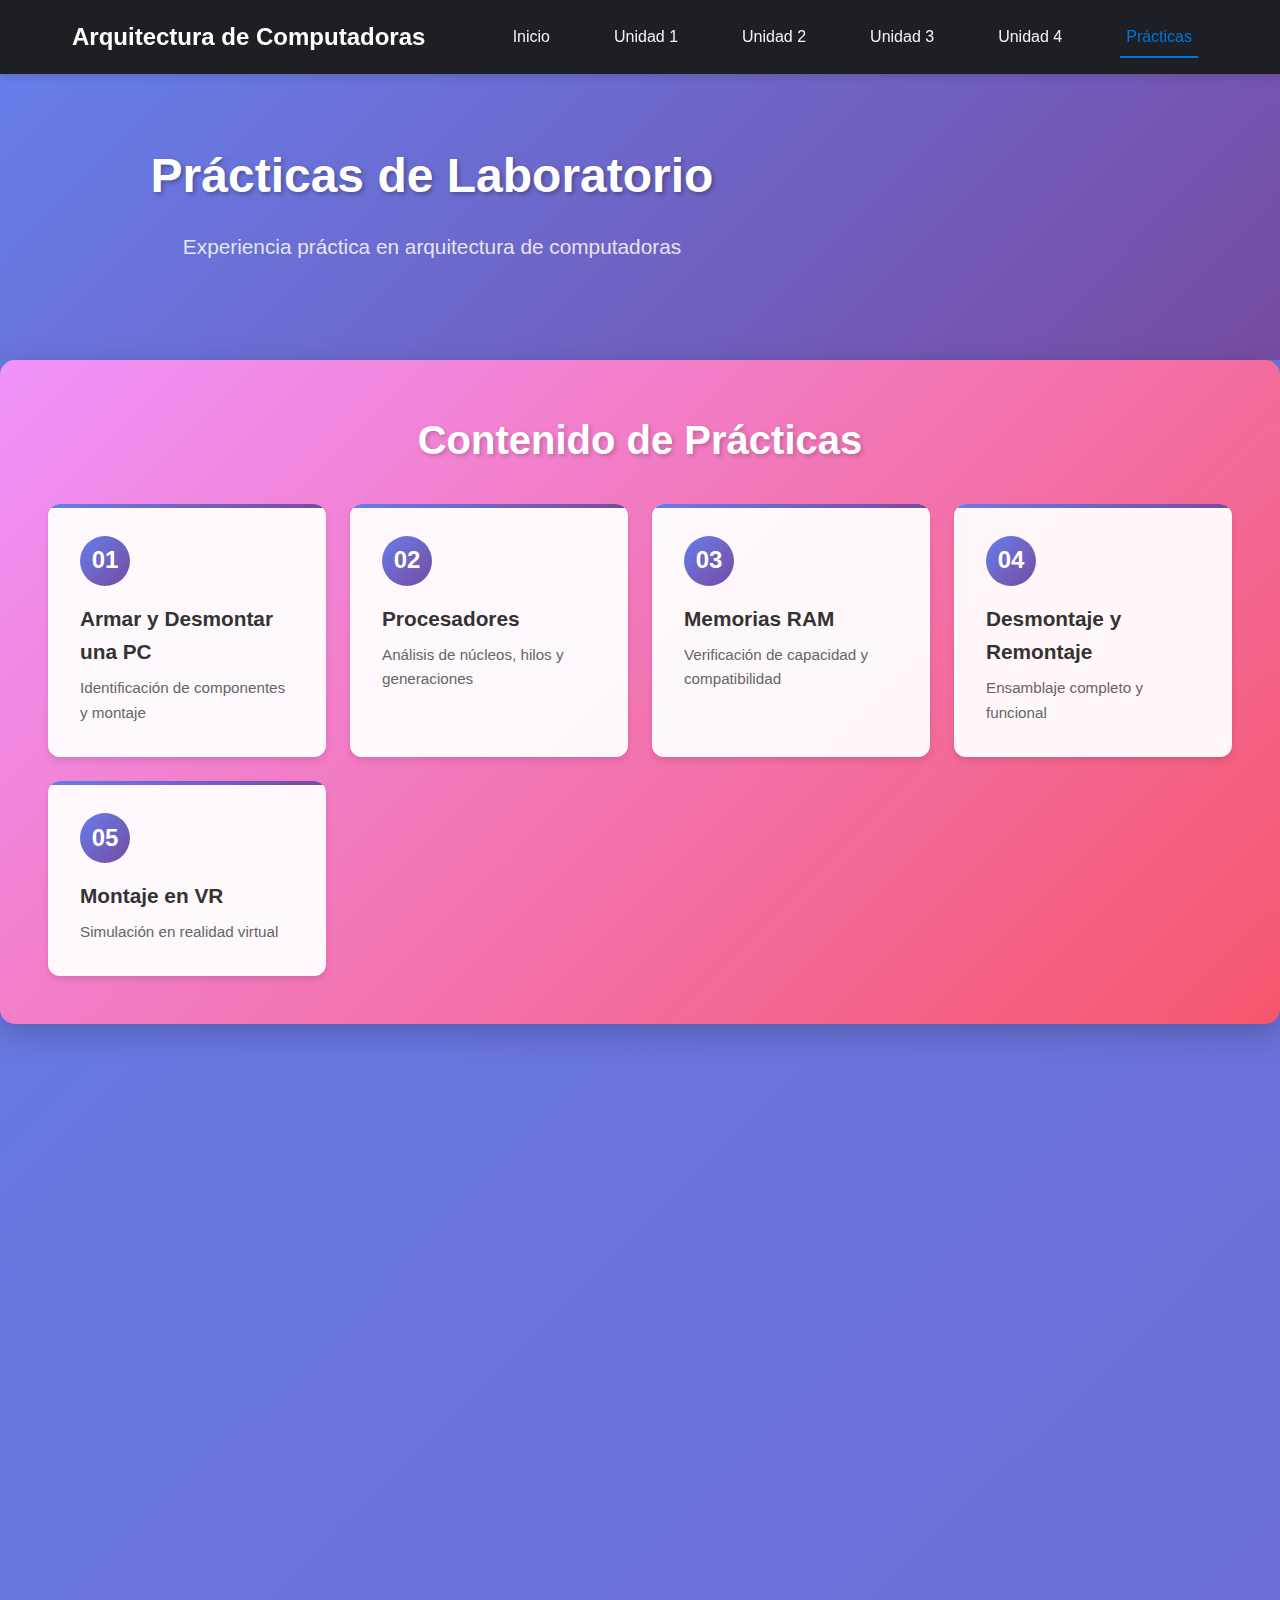
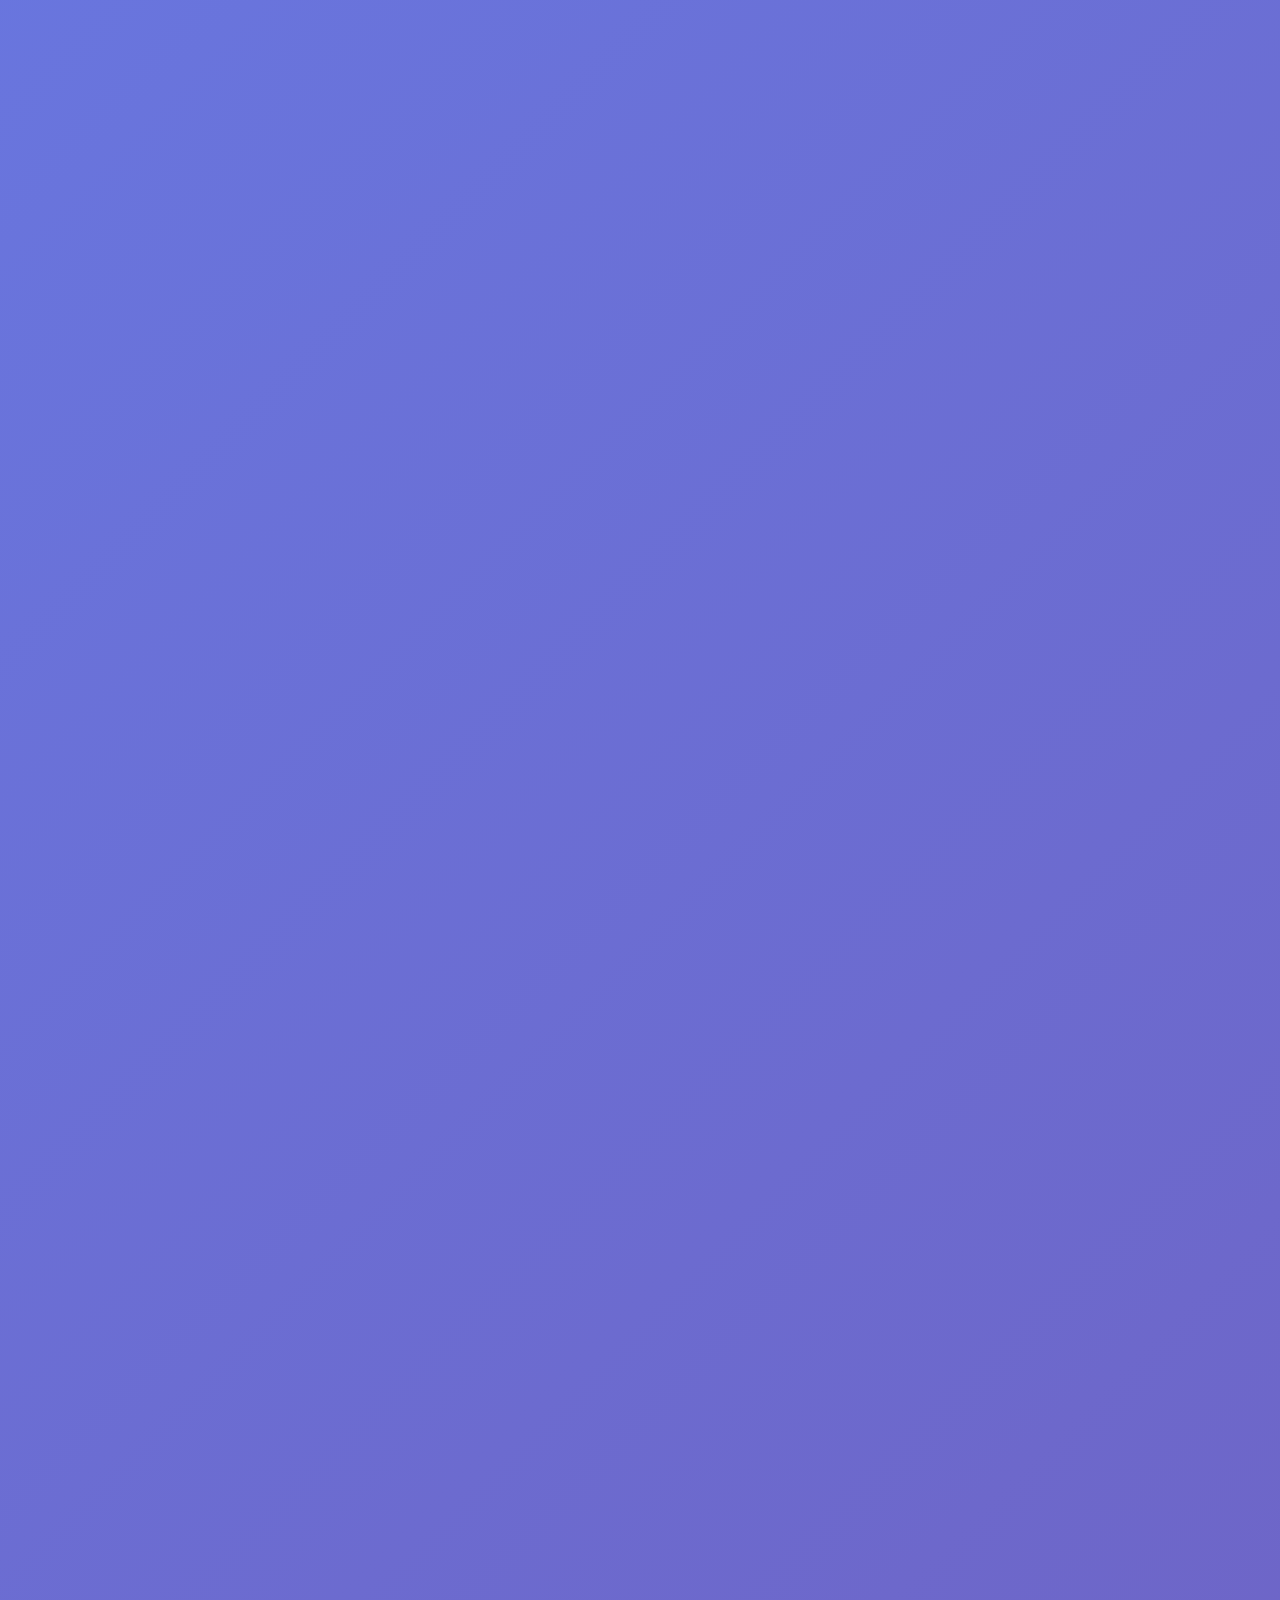
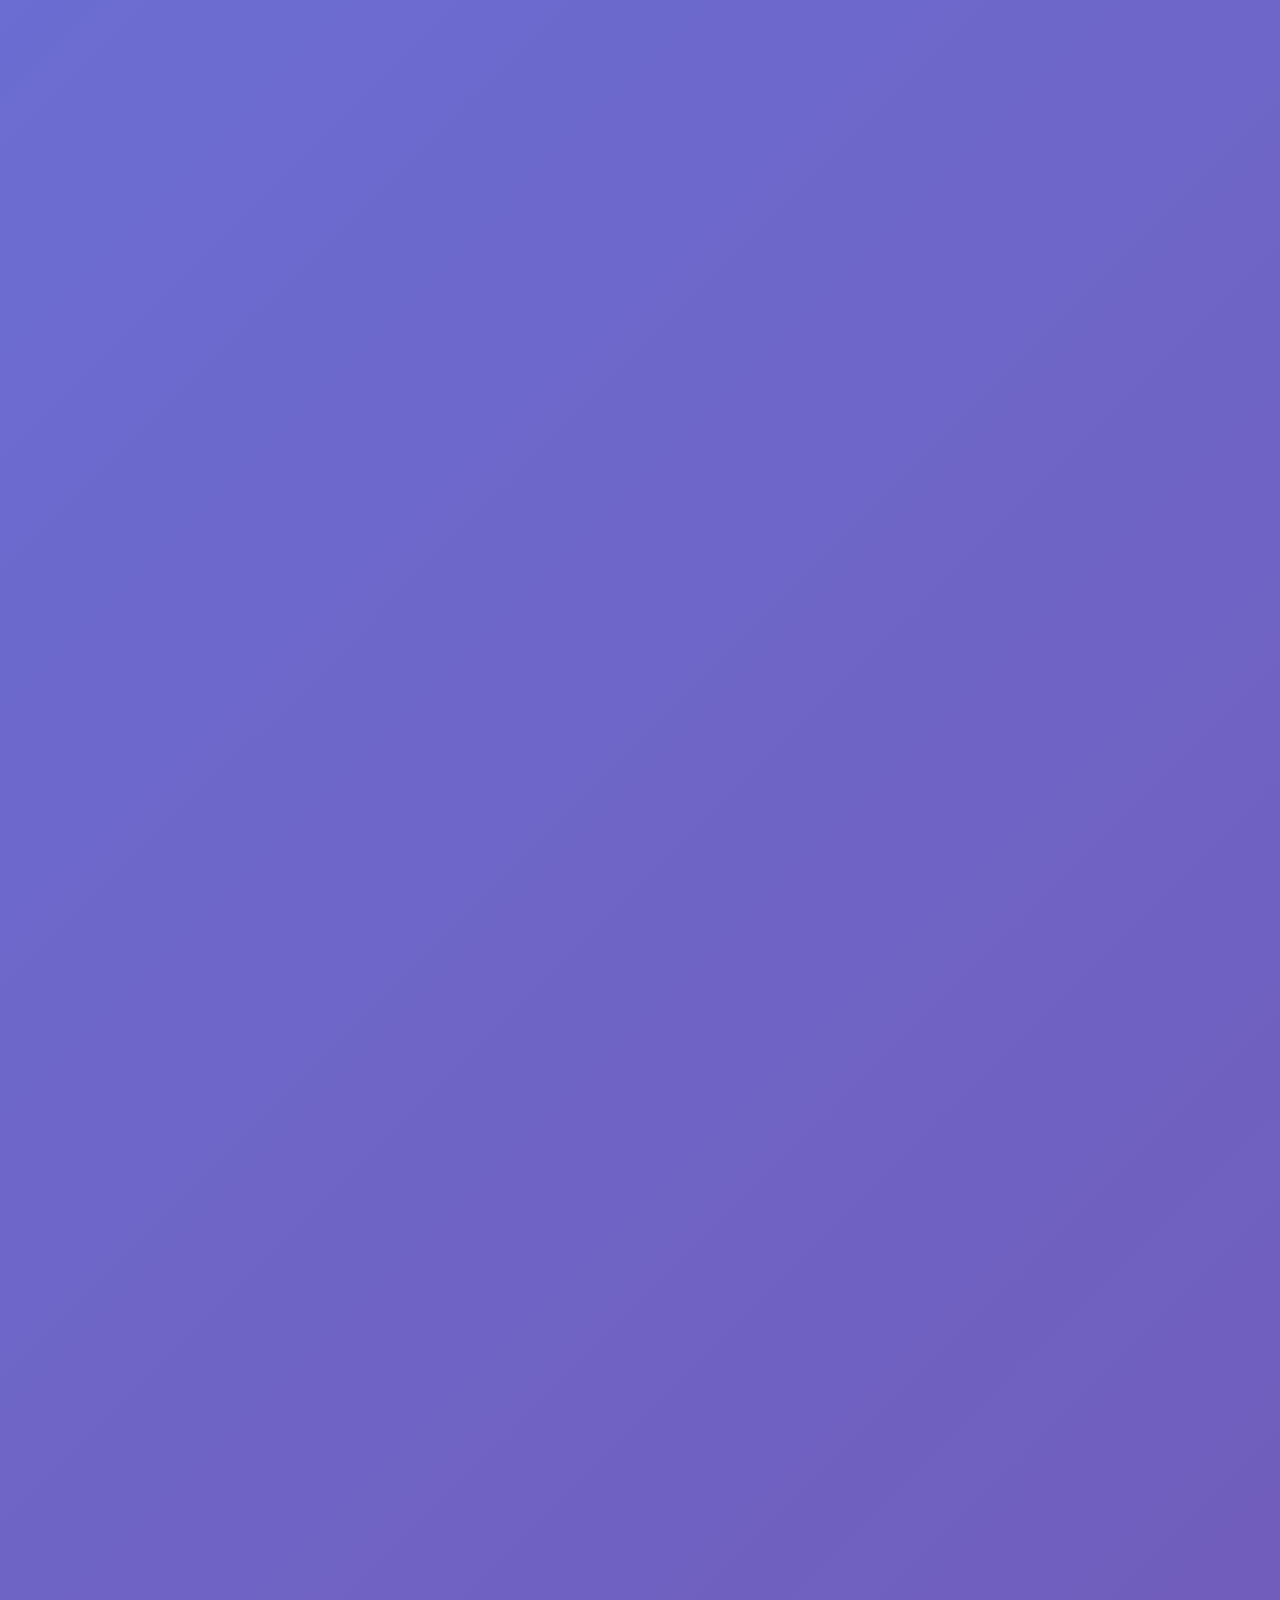
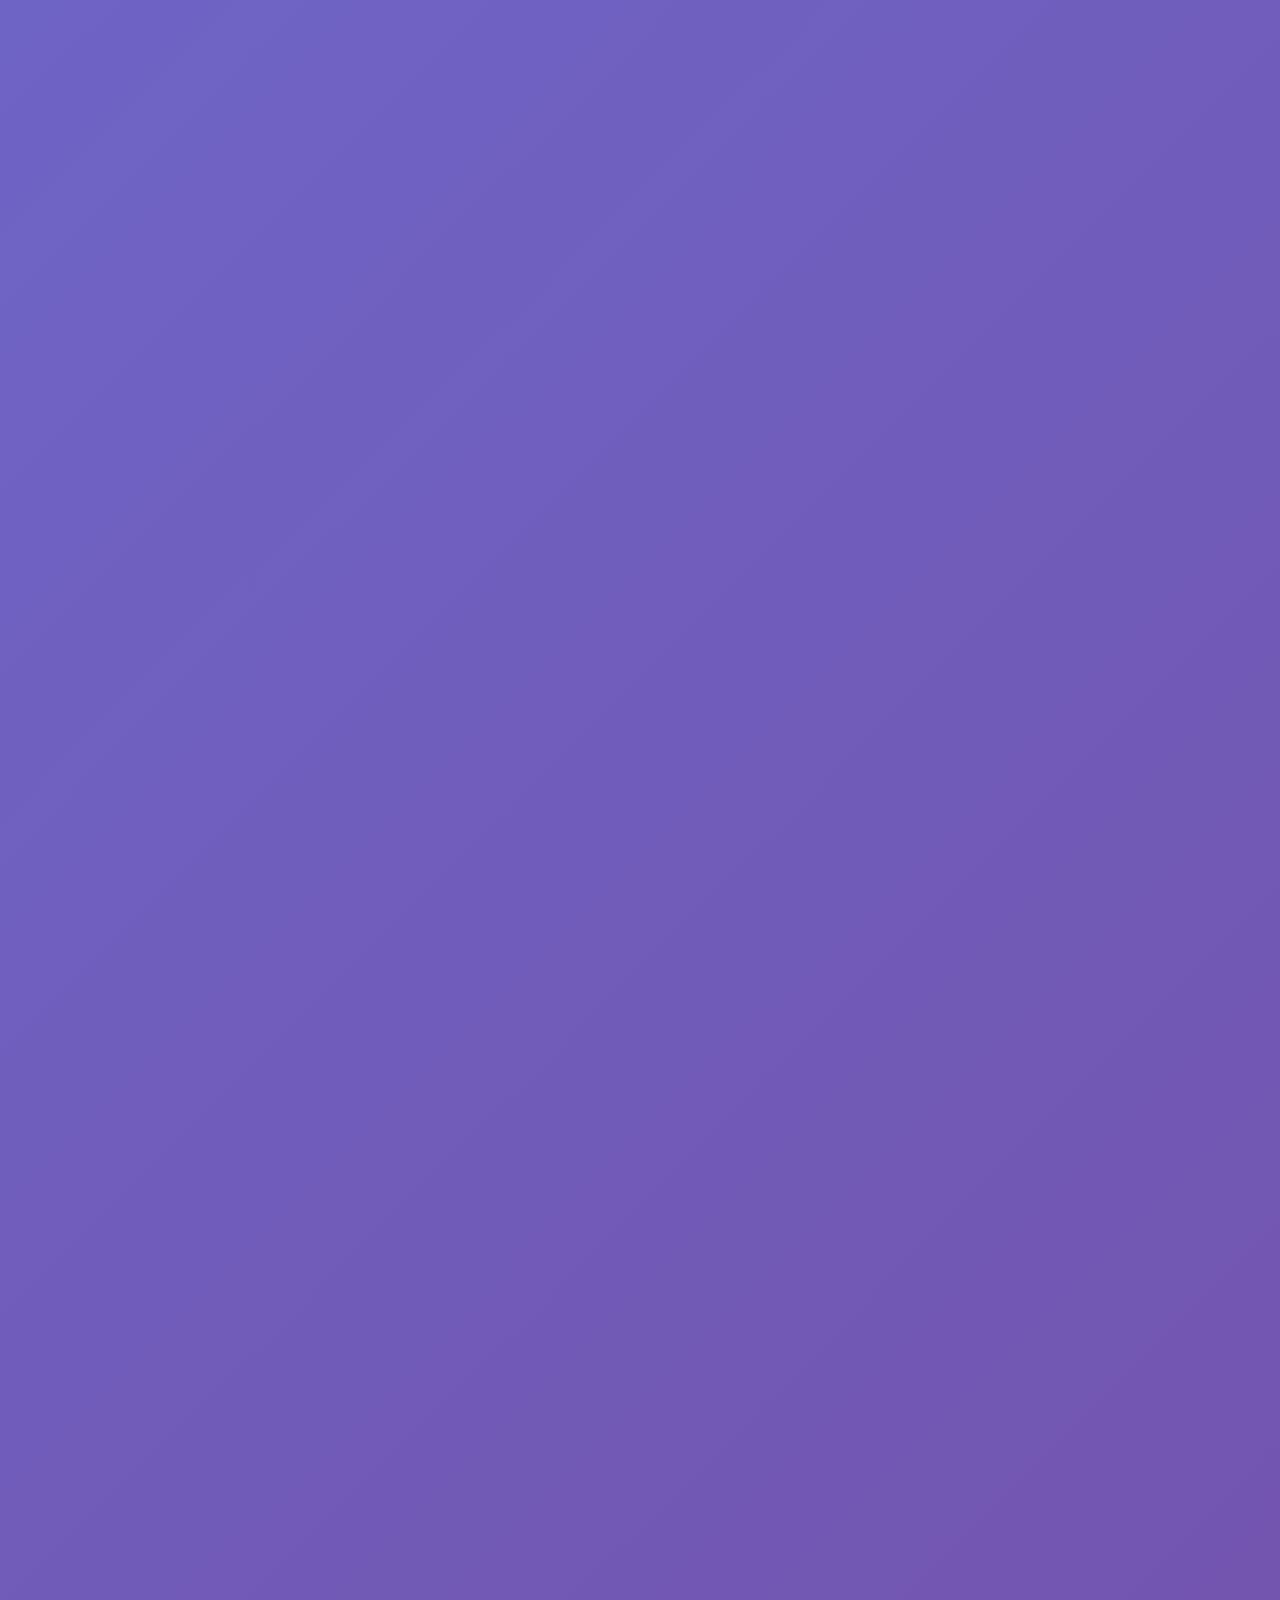
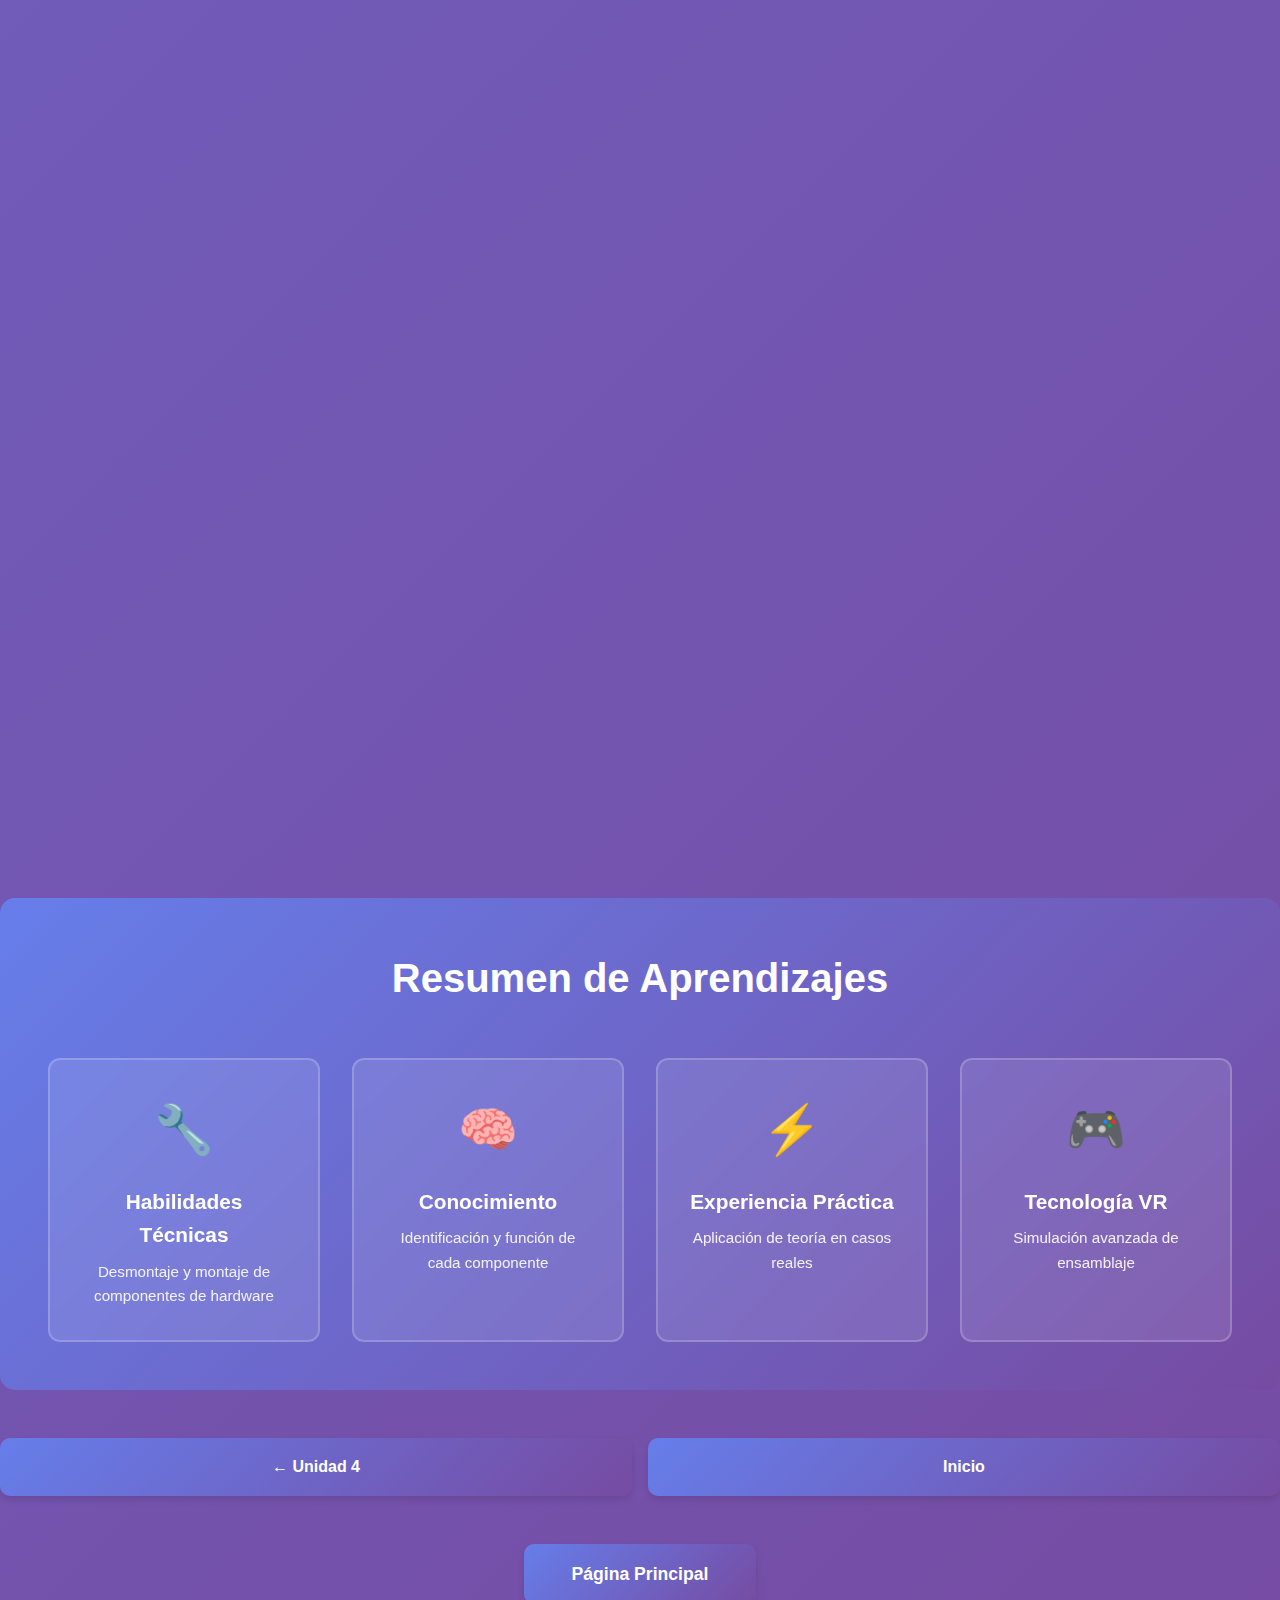
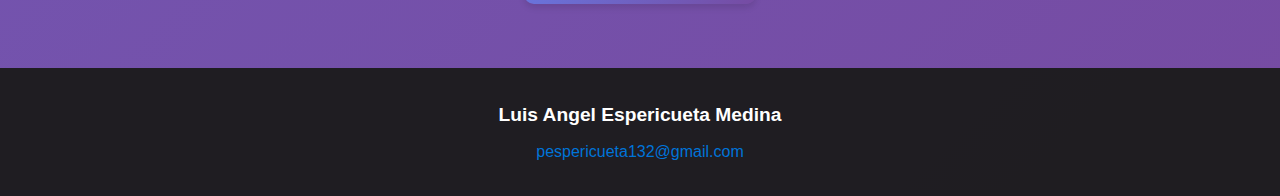
<file: Practicas.html>
<!DOCTYPE html>
<html lang="es">

<head>
    <meta charset="UTF-8">
    <meta name="viewport" content="width=device-width, initial-scale=1.0">
    <title>Prácticas de Laboratorio</title>
    <link rel="stylesheet" href="styles.css">
    <link rel="stylesheet" href="Practicas.css">
</head>

<body>
    <!-- Navbar -->
    <nav class="navbar">
        <div class="nav-container">
            <a href="index.html" class="nav-brand">Arquitectura de Computadoras</a>
            <div class="nav-menu">
                <a href="index.html" class="nav-link">Inicio</a>
                <a href="Unidad1.html" class="nav-link">Unidad 1</a>
                <a href="Unidad2.html" class="nav-link">Unidad 2</a>
                <a href="Unidad3.html" class="nav-link">Unidad 3</a>
                <a href="Unidad4.html" class="nav-link">Unidad 4</a>
                <a href="Practicas.html" class="nav-link active">Prácticas</a>
            </div>
        </div>
    </nav>

    <!-- Hero Section para Prácticas -->
    <header class="practices-hero">
        <div class="hero-content">
            <h1 class="hero-title">Prácticas de Laboratorio</h1>
            <p class="hero-subtitle">Experiencia práctica en arquitectura de computadoras</p>
        </div>
    </header>

    <!-- Contenido principal -->
    <div class="content-wrapper fade-in">
        
        <!-- Índice de Prácticas -->
        <div class="practices-index">
            <h2>Contenido de Prácticas</h2>
            <div class="practices-grid">
                <a href="#practica1" class="practice-card">
                    <div class="practice-number">01</div>
                    <h3>Armar y Desmontar una PC</h3>
                    <p>Identificación de componentes y montaje</p>
                </a>
                <a href="#practica2" class="practice-card">
                    <div class="practice-number">02</div>
                    <h3>Procesadores</h3>
                    <p>Análisis de núcleos, hilos y generaciones</p>
                </a>
                <a href="#practica3" class="practice-card">
                    <div class="practice-number">03</div>
                    <h3>Memorias RAM</h3>
                    <p>Verificación de capacidad y compatibilidad</p>
                </a>
                <a href="#practica4" class="practice-card">
                    <div class="practice-number">04</div>
                    <h3>Desmontaje y Remontaje</h3>
                    <p>Ensamblaje completo y funcional</p>
                </a>
                <a href="#practica5" class="practice-card">
                    <div class="practice-number">05</div>
                    <h3>Montaje en VR</h3>
                    <p>Simulación en realidad virtual</p>
                </a>
            </div>
        </div>

        <!-- Práctica 1 -->
        <section id="practica1" class="practice-section">
            <div class="practice-header">
                <span class="practice-badge">Práctica 1</span>
                <h2>Armar y Desmontar una PC</h2>
            </div>
            
            <div class="practice-content">
                <div class="practice-text">
                    <h3>Objetivo</h3>
                    <p>
                        La primera práctica de laboratorio consistió en que nuestro equipo desmontaría distintos equipos 
                        de cómputo con el fin de identificar las piezas con las que está formado, además de su posición 
                        y las características de la misma PC.
                    </p>
                    
                    <h3>Procedimiento</h3>
                    <p>
                        Seguido de eso tendríamos que rearmar la computadora de tal manera que todo quedara exactamente 
                        igual a como la encontramos antes de desarmarla.
                    </p>
                    
                    <h3>Componentes Identificados</h3>
                    <ul class="components-list">
                        <li>Tarjeta madre en el fondo del gabinete</li>
                        <li>Memorias RAM</li>
                        <li>Fuente de poder</li>
                        <li>Unidad lectora de discos</li>
                        <li>Disco duro</li>
                        <li>Disipador</li>
                        <li>Ventilación</li>
                        <li>Procesador</li>
                    </ul>
                </div>
                
                <div class="practice-image">
                    <img src="Images/Practica1.jpg" alt="Práctica 1: Armar y Desmontar PC">
                    <p class="image-caption">Proceso de desmontaje de componentes</p>
                </div>
            </div>
        </section>
        <!-- Práctica 2 -->
        <section id="practica2" class="practice-section">
            <div class="practice-header">
                <span class="practice-badge">Práctica 2</span>
                <h2>Procesadores</h2>
            </div>
            
            <div class="practice-content">
                <div class="practice-text">
                    <h3>Objetivo</h3>
                    <p>
                        La segunda práctica consistió en verificar el procesador de 4 computadoras distintas con el fin 
                        de revisar los núcleos, los hilos y la generación de estos.
                    </p>
                    
                    <h3>Resultados</h3>
                    <p>
                        Entre esas 4 computadoras, el procesador más anticuado que pude revisar fue un Intel Pentium 4 
                        y un Intel Pentium 3, y el más rápido a mi parecer fue el Intel Dual Core.
                    </p>
                    
                    <div class="info-box">
                        <strong>Procesadores Analizados:</strong>
                        <ul>
                            <li>Intel Pentium 3</li>
                            <li>Intel Pentium 4</li>
                            <li>Intel Dual Core</li>
                        </ul>
                    </div>
                </div>
                
                <div class="practice-image">
                    <img src="Images/procesadores.jpg" alt="Práctica 2: Procesadores">
                    <p class="image-caption">Intel Pentium 4 analizado</p>
                </div>
            </div>
        </section>
        <!-- Práctica 3 -->
        <section id="practica3" class="practice-section">
            <div class="practice-header">
                <span class="practice-badge">Práctica 3</span>
                <h2>Memorias RAM</h2>
            </div>
            
            <div class="practice-content">
                <div class="practice-text">
                    <h3>Objetivo</h3>
                    <p>
                        En la tercera práctica tuvimos que verificar entre 4 computadoras la capacidad de RAM que tenía 
                        cada una de ellas, admitiendo solo ciertos tipos entre DDR2 y DDR3.
                    </p>
                    
                    <h3>Procedimiento</h3>
                    <p>
                        Una de esas computadoras estaba averiada, por lo que solo pudimos verificar 3. Dos de esas 
                        computadoras admitían DDR2, pero en la última solo admitía DDR3, ya que si intentábamos colocar 
                        una DDR2 en ella, esta simplemente no encajaba.
                    </p>
                    
                    <h3>Verificación</h3>
                    <p>
                        Entre cada memoria RAM verificábamos en el monitor la reacción que tendría la computadora con 
                        la RAM, pues entre ellas había también algunas que no funcionaban.
                    </p>
                    
                    <div class="warning-box">
                        <strong>Nota importante:</strong> La compatibilidad física y funcional de las memorias RAM es 
                        crucial para el correcto funcionamiento del sistema.
                    </div>
                </div>
                
                <div class="practice-image">
                    <img src="Images/practica3.jpg" alt="Práctica 3: Memorias RAM">
                    <p class="image-caption">Verificación de módulos de memoria RAM</p>
                </div>
            </div>
        </section>
        <!-- Práctica 4 -->
        <section id="practica4" class="practice-section">
            <div class="practice-header">
                <span class="practice-badge">Práctica 4</span>
                <h2>Desmontaje y Remontaje de una Computadora</h2>
            </div>
            
            <div class="practice-content">
                <div class="practice-text">
                    <h3>Objetivo</h3>
                    <p>
                        En esta cuarta práctica volvimos a hacer lo de la primera práctica, que fue desmontar una PC, 
                        verificar sus componentes y volverla a armar, pero la complejidad fue que esta tendría que 
                        funcionar de vuelta al momento de rearmar.
                    </p>
                    
                    <h3>Experiencia</h3>
                    <p>
                        Para mí, una de las prácticas más interesantes, pues la práctica se hacía con miedo de que 
                        dejara de funcionar. Aunque lo que más se me dificultó fue retirar el cable H1 de la tarjeta 
                        madre, lo demás fue relativamente sencillo.
                    </p>
                    
                    <h3>Verificación Final</h3>
                    <p>
                        Una vez que la PC estaba de nuevo armada, la conectábamos a un monitor junto con el mouse y el 
                        teclado para revisar que todo estuviera en orden.
                    </p>
                    
                    <div class="success-box">
                        <strong>Resultado:</strong> Ensamblaje exitoso con todos los componentes funcionando correctamente.
                    </div>
                </div>
                
                <div class="practice-image">
                    <img src="Images/practica4.jpg" alt="Práctica 4: Desmontaje y Remontaje">
                    <p class="image-caption">PC completamente ensamblada y funcional</p>
                </div>
            </div>
        </section>
        <!-- Práctica 5 -->
        <section id="practica5" class="practice-section">
            <div class="practice-header">
                <span class="practice-badge">Práctica 5</span>
                <h2>Montaje en VR</h2>
            </div>
            
            <div class="practice-content">
                <div class="practice-text">
                    <h3>Objetivo</h3>
                    <p>
                        En esta última práctica nos dirigimos al laboratorio de realidad virtual, donde nos colocamos 
                        unas gafas HTC Vive para la práctica.
                    </p>
                    
                    <h3>Procedimiento</h3>
                    <p>
                        La práctica consistió en realizar un pequeño examen práctico donde completábamos distintos 
                        encargos y señalábamos las partes de la PC, así como armar una de gama alta.
                    </p>
                    
                    <h3>Evaluación</h3>
                    <p>
                        Cada uno de los integrantes pasaba y realizaba esta prueba, con el fin de obtener el mejor 
                        desempeño en tiempo y el mínimo de errores dentro de esta.
                    </p>
                    
                    <div class="highlight-box">
                        <strong>Opinión:</strong> En mi opinión, la práctica más fácil de las 5 realizadas, pero muy 
                        innovadora y educativa.
                    </div>
                </div>
                
                <div class="practice-image">
                    <img src="Images/practica5.jpg" alt="Práctica 5: Montaje en VR">
                    <p class="image-caption">Experiencia de montaje en realidad virtual</p>
                </div>
            </div>
        </section>

        <!-- Resumen de Prácticas -->
        <div class="practices-summary">
            <h2>Resumen de Aprendizajes</h2>
            <div class="summary-grid">
                <div class="summary-card">
                    <div class="summary-icon">🔧</div>
                    <h3>Habilidades Técnicas</h3>
                    <p>Desmontaje y montaje de componentes de hardware</p>
                </div>
                <div class="summary-card">
                    <div class="summary-icon">🧠</div>
                    <h3>Conocimiento</h3>
                    <p>Identificación y función de cada componente</p>
                </div>
                <div class="summary-card">
                    <div class="summary-icon">⚡</div>
                    <h3>Experiencia Práctica</h3>
                    <p>Aplicación de teoría en casos reales</p>
                </div>
                <div class="summary-card">
                    <div class="summary-icon">🎮</div>
                    <h3>Tecnología VR</h3>
                    <p>Simulación avanzada de ensamblaje</p>
                </div>
            </div>
        </div>

        <!-- Navegación -->
        <div class="internal-nav">
            <a href="Unidad4.html" class="nav-button">← Unidad 4</a>
            <a href="index.html" class="nav-button">Inicio</a>
        </div>

        <!-- Botón para volver al inicio -->
        <div style="text-align: center; margin-top: 2rem;">
            <a href="index.html" class="btn-home">Página Principal</a>
        </div>
    </div>

    <!-- Footer -->
    <footer class="footer">
        <div class="footer-content">
            <p class="footer-name">Luis Angel Espericueta Medina</p>
            <p class="footer-contact">
                <a href="mailto:pespericueta132@gmail.com">pespericueta132@gmail.com</a>
            </p>
        </div>
    </footer>

    <!-- Botón volver arriba -->
    <button onclick="scrollToTop()" id="scrollTopBtn" class="scroll-top-btn" title="Volver arriba">
        ↑
    </button>

    <script src="JS.js"></script>
</body>

</html>
</file>
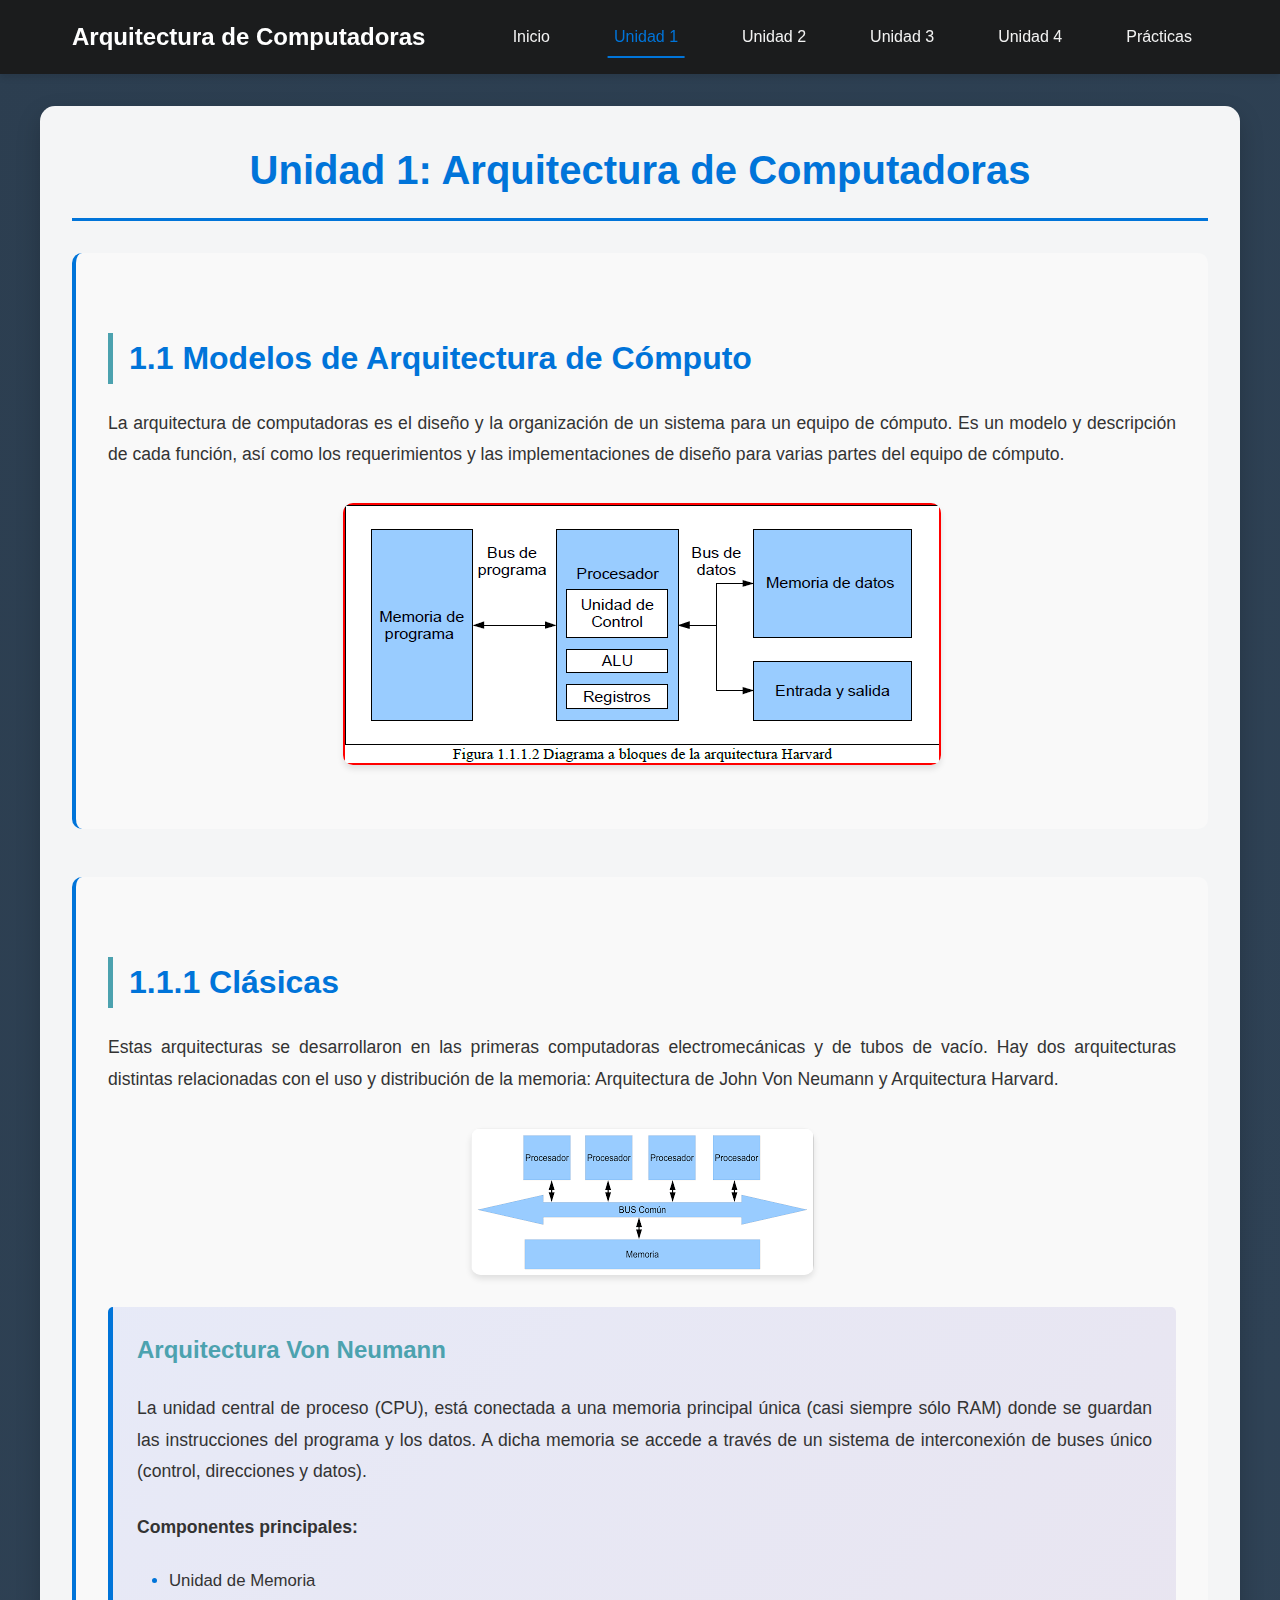
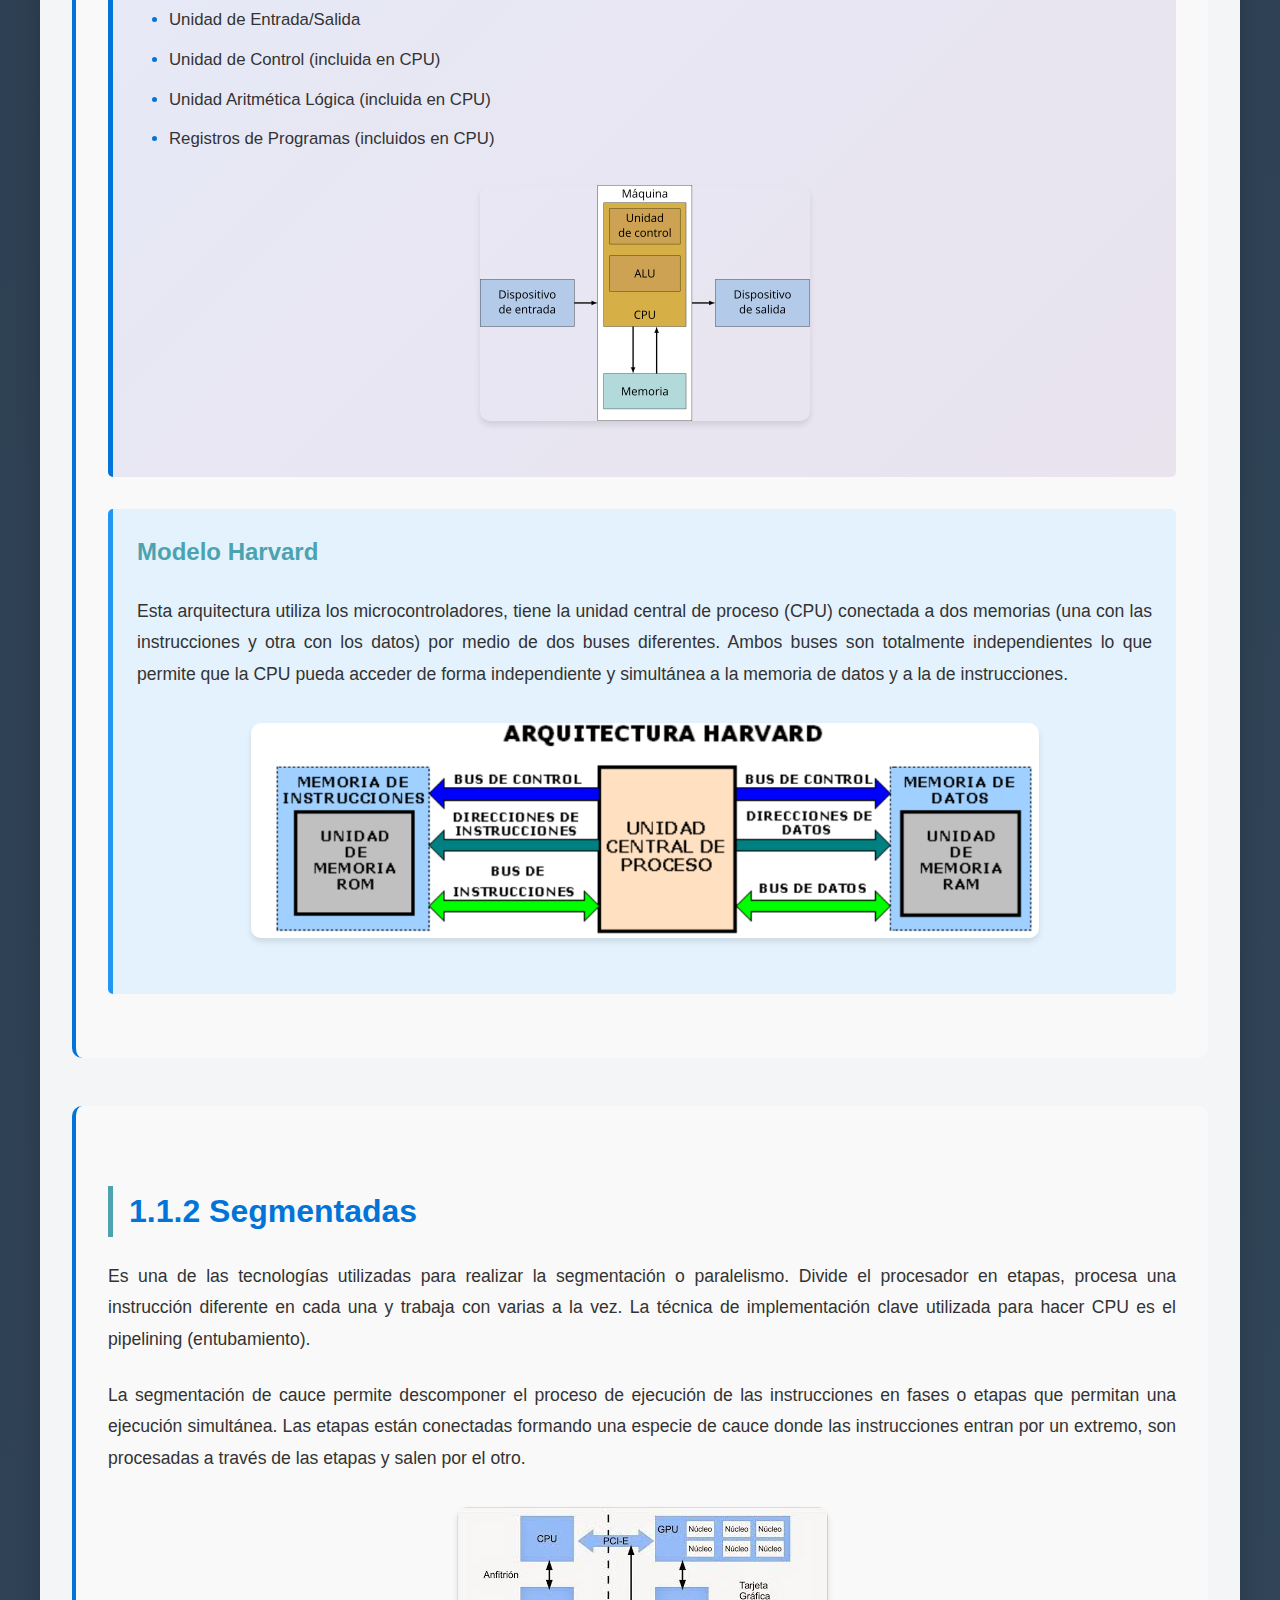
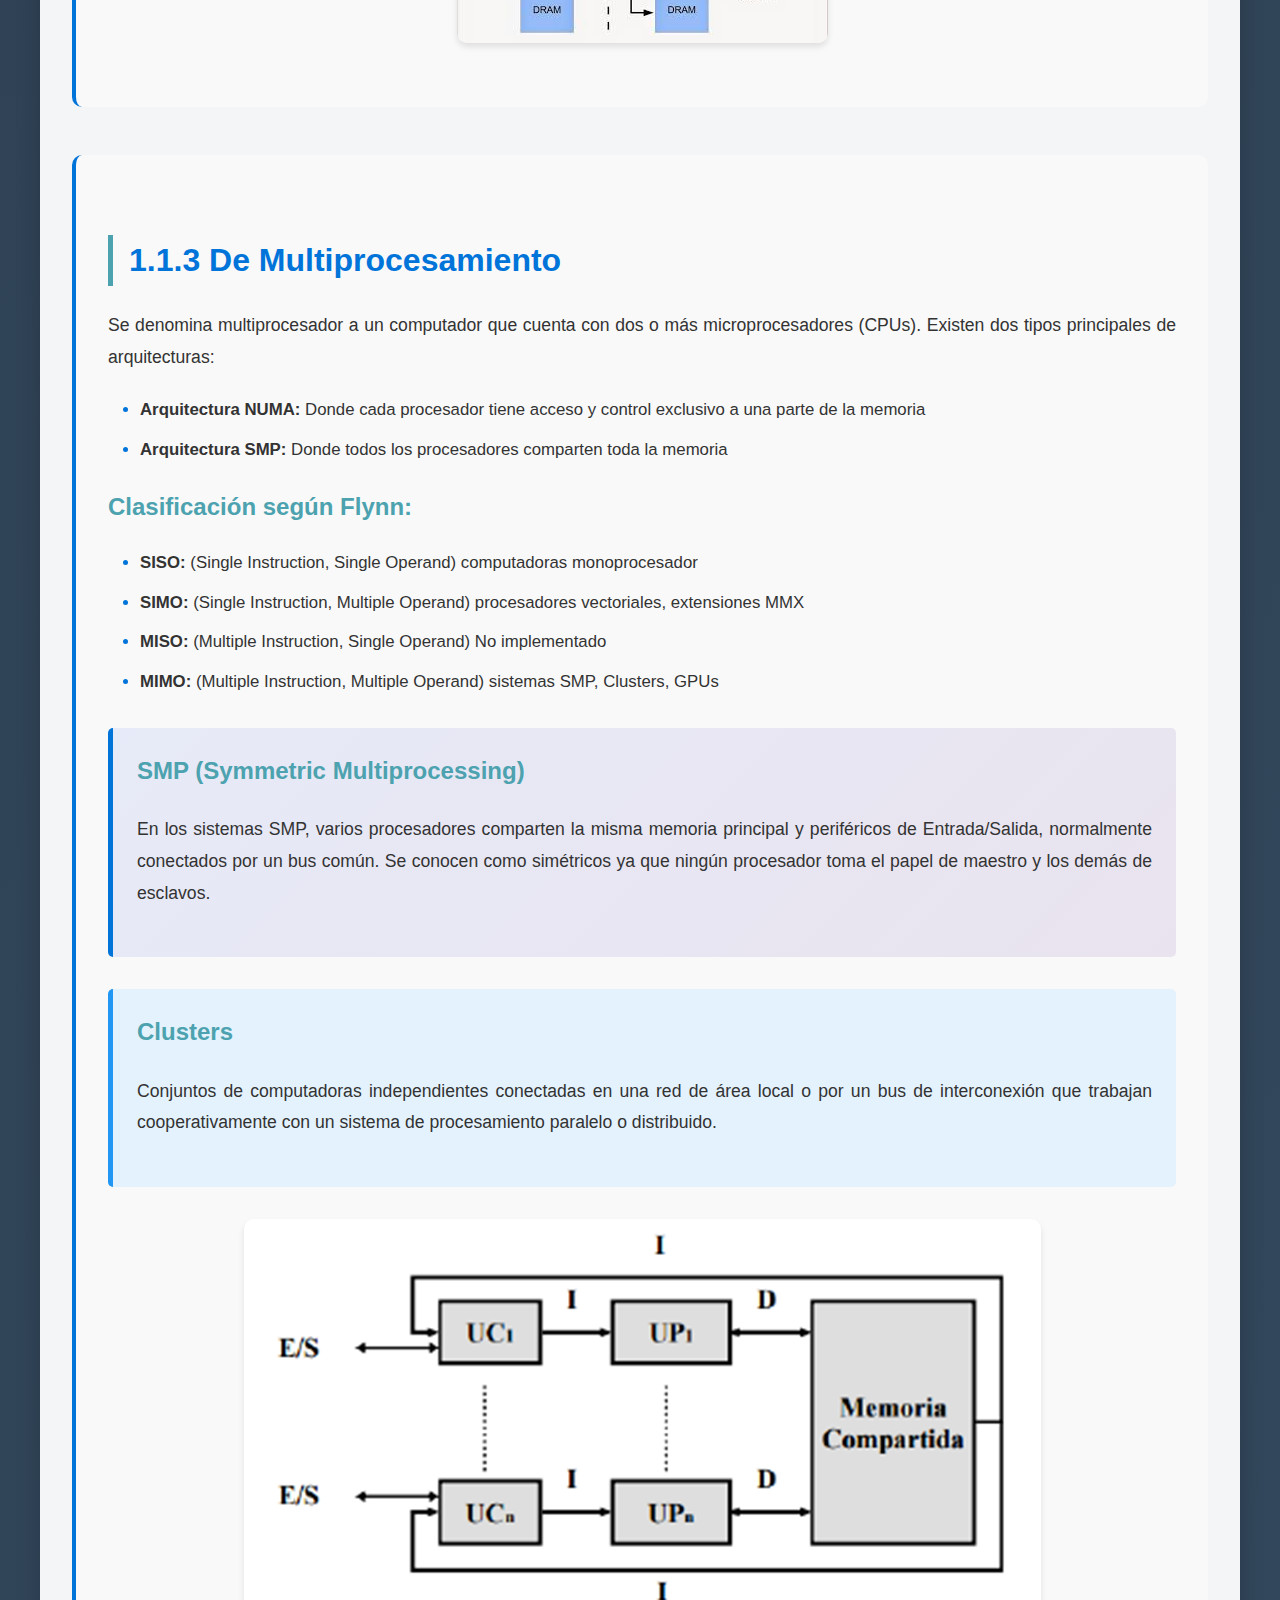
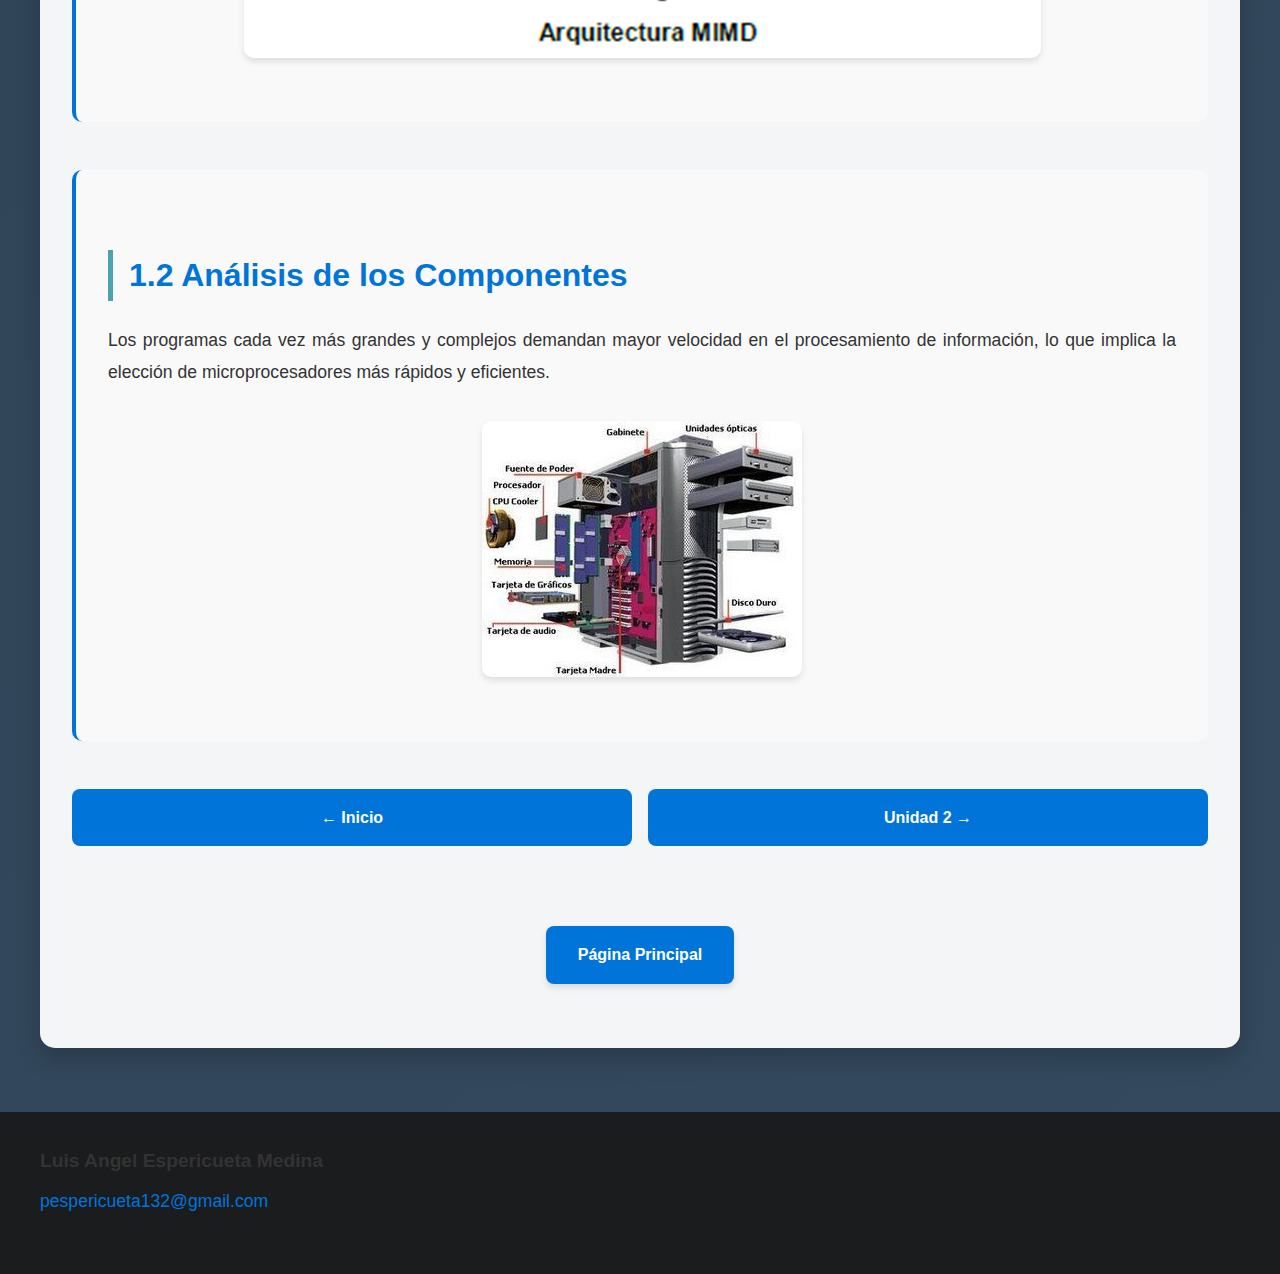
<file: Unidad1.html>
<!DOCTYPE html>
<html lang="es">

<head>
    <meta charset="UTF-8">
    <meta name="viewport" content="width=device-width, initial-scale=1.0">
    <title>Unidad 1 - Arquitectura</title>
    <link rel="stylesheet" href="styles.css">
    <link rel="stylesheet" href="unidades.css">
</head>

<body>
    <!-- Navbar -->
    <nav class="navbar">
        <div class="nav-container">
            <a href="index.html" class="nav-brand">Arquitectura de Computadoras</a>
            <div class="nav-menu">
                <a href="index.html" class="nav-link">Inicio</a>
                <a href="Unidad1.html" class="nav-link active">Unidad 1</a>
                <a href="Unidad2.html" class="nav-link">Unidad 2</a>
                <a href="Unidad3.html" class="nav-link">Unidad 3</a>
                <a href="Unidad4.html" class="nav-link">Unidad 4</a>
                <a href="Practicas.html" class="nav-link">Prácticas</a>
            </div>
        </div>
    </nav>

    <!-- Contenido principal -->
    <div class="content-wrapper fade-in">
        <h1>Unidad 1: Arquitectura de Computadoras</h1>

        <!-- Sección 1.1 -->
        <section id="1.1" class="content-section slide-in-left">
            <h2>1.1 Modelos de Arquitectura de Cómputo</h2>
            <p>
                La arquitectura de computadoras es el diseño y la organización de un sistema para un equipo de cómputo.
                Es un modelo y descripción de cada función, así como los requerimientos y las implementaciones de diseño para
                varias partes del equipo de cómputo.
            </p>
            <img src="Images/modelodearquitectura.jpg" alt="Modelo de Arquitectura de Cómputo">
        </section>

        <!-- Sección 1.1.1 -->
        <section id="1.1.1" class="content-section">
            <h2>1.1.1 Clásicas</h2>
            <p>
                Estas arquitecturas se desarrollaron en las primeras computadoras electromecánicas y de tubos de vacío.
                Hay dos arquitecturas distintas relacionadas con el uso y distribución de la memoria: Arquitectura de
                John Von Neumann y Arquitectura Harvard.
            </p>
            <img src="Images/clasicas.jpg" alt="Arquitecturas Clásicas">

            <div class="highlight-box">
                <h3>Arquitectura Von Neumann</h3>
                <p>
                    La unidad central de proceso (CPU), está conectada a una memoria principal única (casi siempre sólo RAM)
                    donde se guardan las instrucciones del programa y los datos. A dicha memoria se accede a través de un 
                    sistema de interconexión de buses único (control, direcciones y datos).
                </p>
                <p><strong>Componentes principales:</strong></p>
                <ul>
                    <li>Unidad de Memoria</li>
                    <li>Unidad de Entrada/Salida</li>
                    <li>Unidad de Control (incluida en CPU)</li>
                    <li>Unidad Aritmética Lógica (incluida en CPU)</li>
                    <li>Registros de Programas (incluidos en CPU)</li>
                </ul>
                <img src="Images/von.jpg" alt="Arquitectura Von Neumann">
            </div>

            <div class="info-box">
                <h3>Modelo Harvard</h3>
                <p>
                    Esta arquitectura utiliza los microcontroladores, tiene la unidad central de proceso (CPU)
                    conectada a dos memorias (una con las instrucciones y otra con los datos) por medio de dos buses diferentes.
                    Ambos buses son totalmente independientes lo que permite que la CPU pueda acceder de forma
                    independiente y simultánea a la memoria de datos y a la de instrucciones.
                </p>
                <img src="Images/harvard.jpg" alt="Arquitectura Harvard">
            </div>
        </section>

        <!-- Sección 1.1.2 -->
        <section id="1.1.2" class="content-section">
            <h2>1.1.2 Segmentadas</h2>
            <p>
                Es una de las tecnologías utilizadas para realizar la segmentación o paralelismo. Divide el procesador
                en etapas, procesa una instrucción diferente en cada una y trabaja con varias a la vez.
                La técnica de implementación clave utilizada para hacer CPU es el pipelining (entubamiento).
            </p>
            <p>
                La segmentación de cauce permite descomponer el proceso de ejecución de las instrucciones en fases o 
                etapas que permitan una ejecución simultánea. Las etapas están conectadas formando una especie de cauce 
                donde las instrucciones entran por un extremo, son procesadas a través de las etapas y salen por el otro.
            </p>
            <img src="Images/segmentadas.jpg" alt="Arquitecturas Segmentadas">
        </section>

        <!-- Sección 1.1.3 -->
        <section id="1.1.3" class="content-section">
            <h2>1.1.3 De Multiprocesamiento</h2>
            <p>
                Se denomina multiprocesador a un computador que cuenta con dos o más microprocesadores (CPUs).
                Existen dos tipos principales de arquitecturas:
            </p>
            <ul>
                <li><strong>Arquitectura NUMA:</strong> Donde cada procesador tiene acceso y control exclusivo a una parte de la memoria</li>
                <li><strong>Arquitectura SMP:</strong> Donde todos los procesadores comparten toda la memoria</li>
            </ul>

            <h3>Clasificación según Flynn:</h3>
            <ul>
                <li><strong>SISO:</strong> (Single Instruction, Single Operand) computadoras monoprocesador</li>
                <li><strong>SIMO:</strong> (Single Instruction, Multiple Operand) procesadores vectoriales, extensiones MMX</li>
                <li><strong>MISO:</strong> (Multiple Instruction, Single Operand) No implementado</li>
                <li><strong>MIMO:</strong> (Multiple Instruction, Multiple Operand) sistemas SMP, Clusters, GPUs</li>
            </ul>

            <div class="highlight-box">
                <h3>SMP (Symmetric Multiprocessing)</h3>
                <p>
                    En los sistemas SMP, varios procesadores comparten la misma memoria principal y periféricos de 
                    Entrada/Salida, normalmente conectados por un bus común. Se conocen como simétricos ya que ningún 
                    procesador toma el papel de maestro y los demás de esclavos.
                </p>
            </div>

            <div class="info-box">
                <h3>Clusters</h3>
                <p>
                    Conjuntos de computadoras independientes conectadas en una red de área local o por un bus de 
                    interconexión que trabajan cooperativamente con un sistema de procesamiento paralelo o distribuido.
                </p>
            </div>

            <img src="Images/multi1.jpg" alt="Arquitecturas de Multiprocesamiento">
        </section>

        <!-- Sección 1.2 -->
        <section id="1.2" class="content-section">
            <h2>1.2 Análisis de los Componentes</h2>
            <p>
                Los programas cada vez más grandes y complejos demandan mayor velocidad en el procesamiento de
                información, lo que implica la elección de microprocesadores más rápidos y eficientes.
            </p>
            <img src="Images/analisis.jpg" alt="Análisis de Componentes">
        </section>

        <!-- Continúa con las demás secciones siguiendo el mismo patrón... -->

        <!-- Navegación entre unidades -->
        <div class="internal-nav">
            <a href="index.html" class="nav-button">← Inicio</a>
            <a href="Unidad2.html" class="nav-button">Unidad 2 →</a>
        </div>

        <!-- Botón para volver al inicio -->
        <div style="text-align: center;">
            <a href="index.html" class="btn-home">Página Principal</a>
        </div>
    </div>

    <!-- Footer -->
    <footer class="footer">
        <div class="footer-content">
            <p class="footer-name">Luis Angel Espericueta Medina</p>
            <p class="footer-contact">
                <a href="mailto:pespericueta132@gmail.com">pespericueta132@gmail.com</a>
            </p>
        </div>
    </footer>

    <!-- Botón volver arriba -->
    <button onclick="scrollToTop()" id="scrollTopBtn" class="scroll-top-btn" title="Volver arriba">
        ↑
    </button>

    <script>
        // Mostrar/ocultar botón de scroll
        window.addEventListener('scroll', () => {
            const scrollBtn = document.getElementById('scrollTopBtn');
            if (window.pageYOffset > 300) {
                scrollBtn.classList.add('show');
            } else {
                scrollBtn.classList.remove('show');
            }
        });

        // Función para volver arriba
        function scrollToTop() {
            window.scrollTo({
                top: 0,
                behavior: 'smooth'
            });
        }

        // Smooth scroll para enlaces internos
        document.querySelectorAll('a[href^="#"]').forEach(anchor => {
            anchor.addEventListener('click', function (e) {
                e.preventDefault();
                const target = document.querySelector(this.getAttribute('href'));
                if (target) {
                    target.scrollIntoView({
                        behavior: 'smooth',
                        block: 'start'
                    });
                }
            });
        });
    </script>
</body>

</html>
</file>
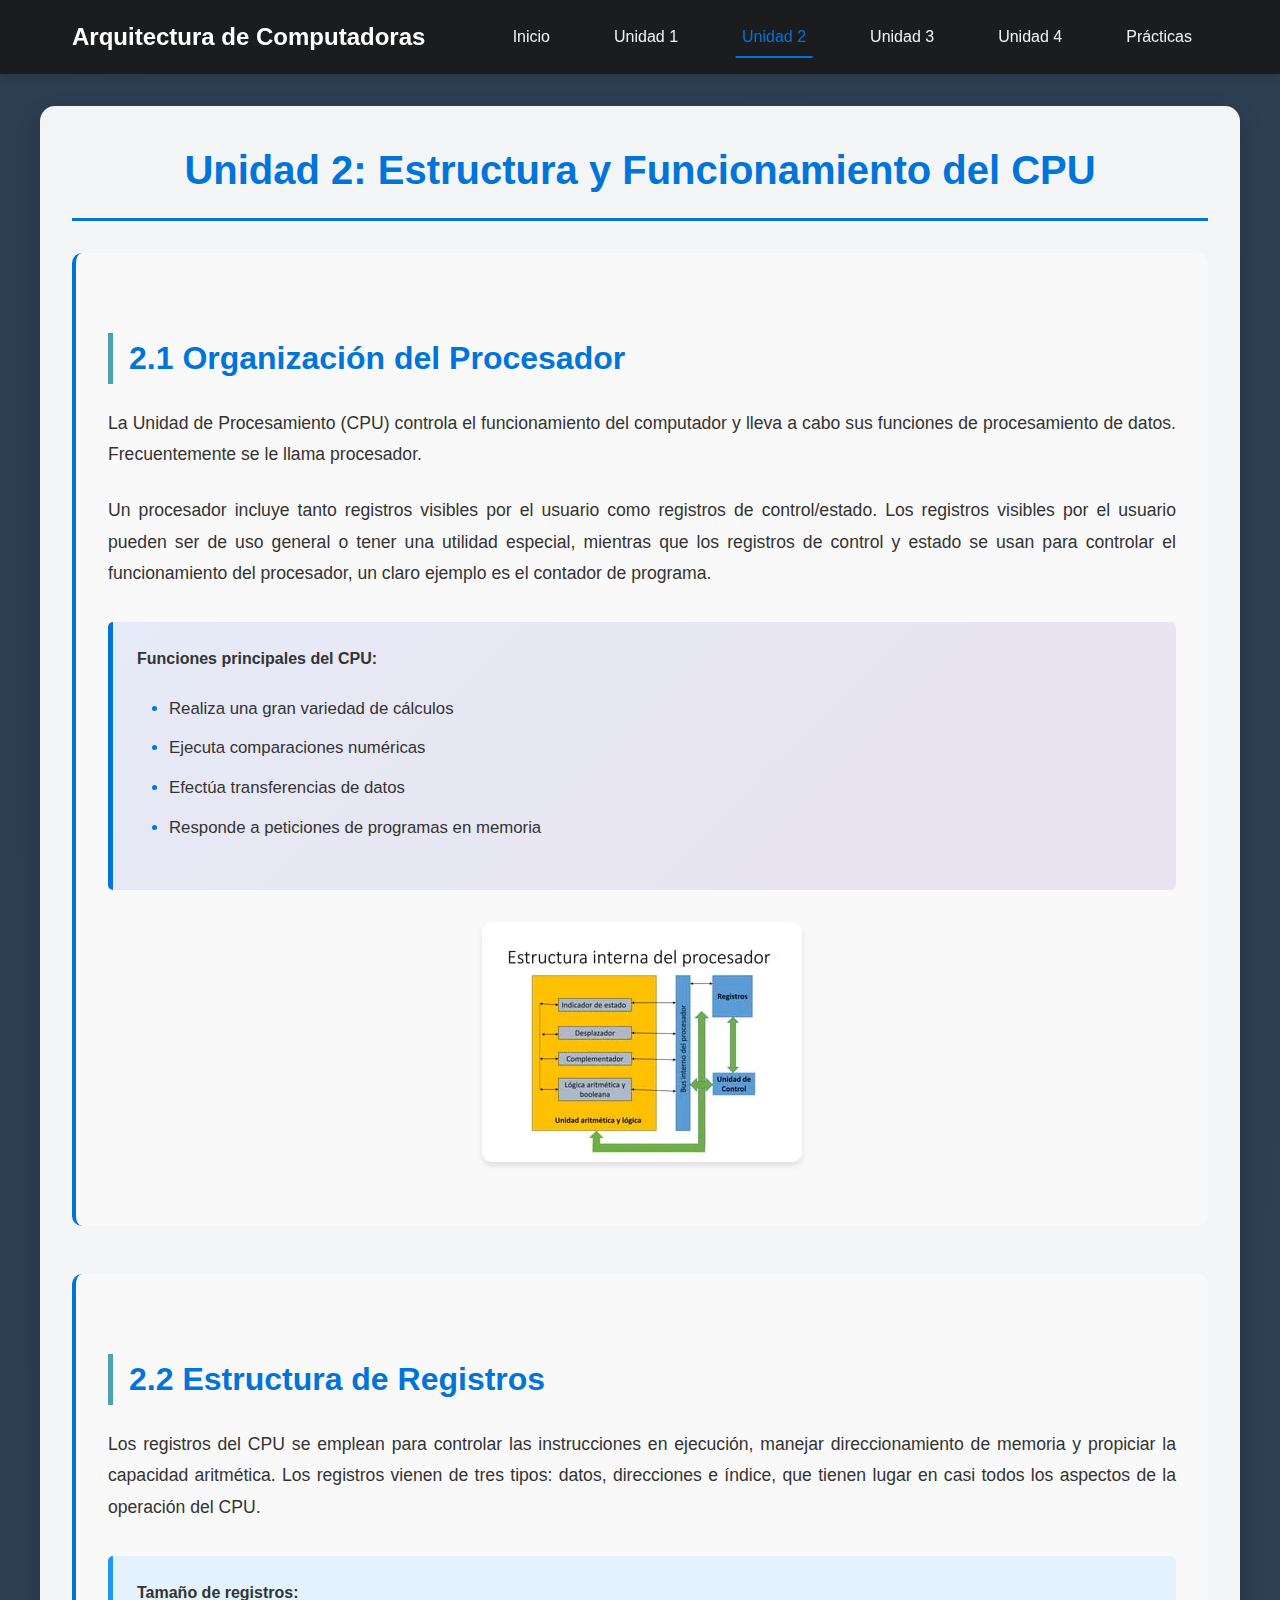
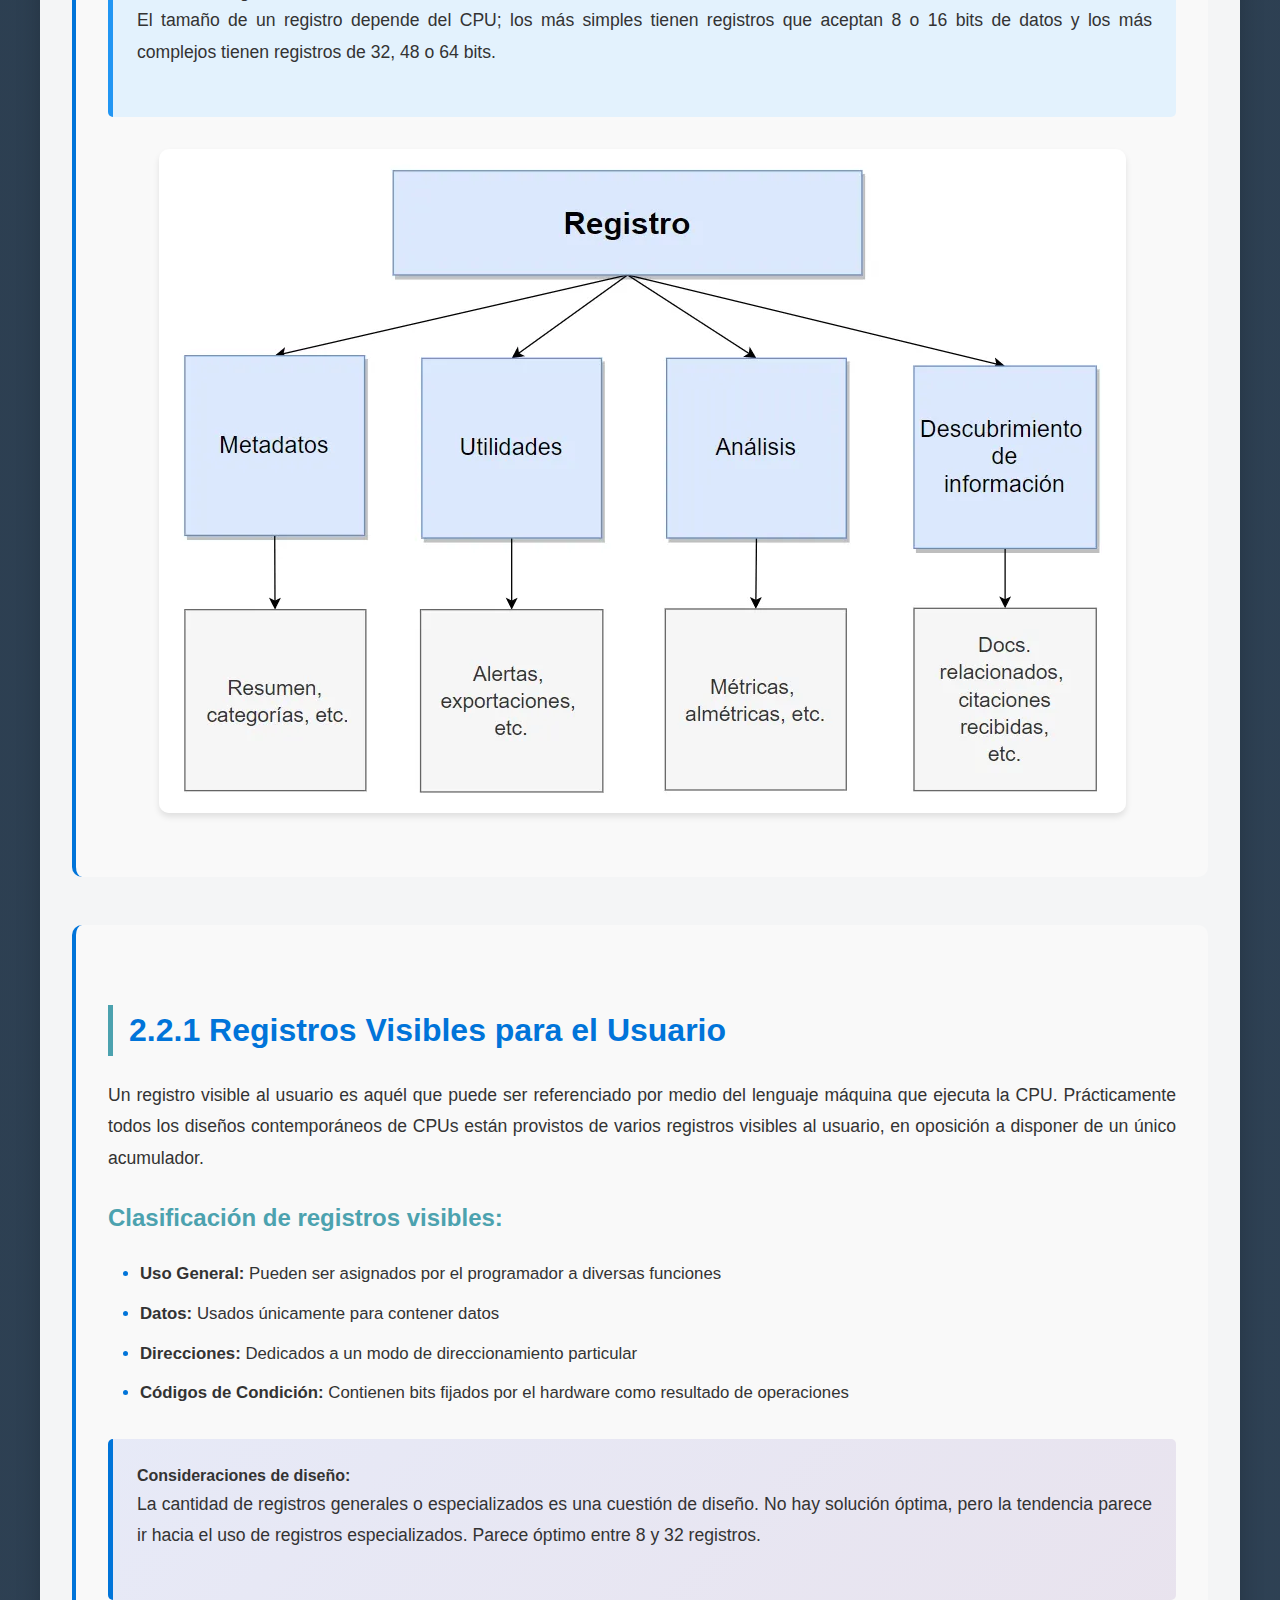
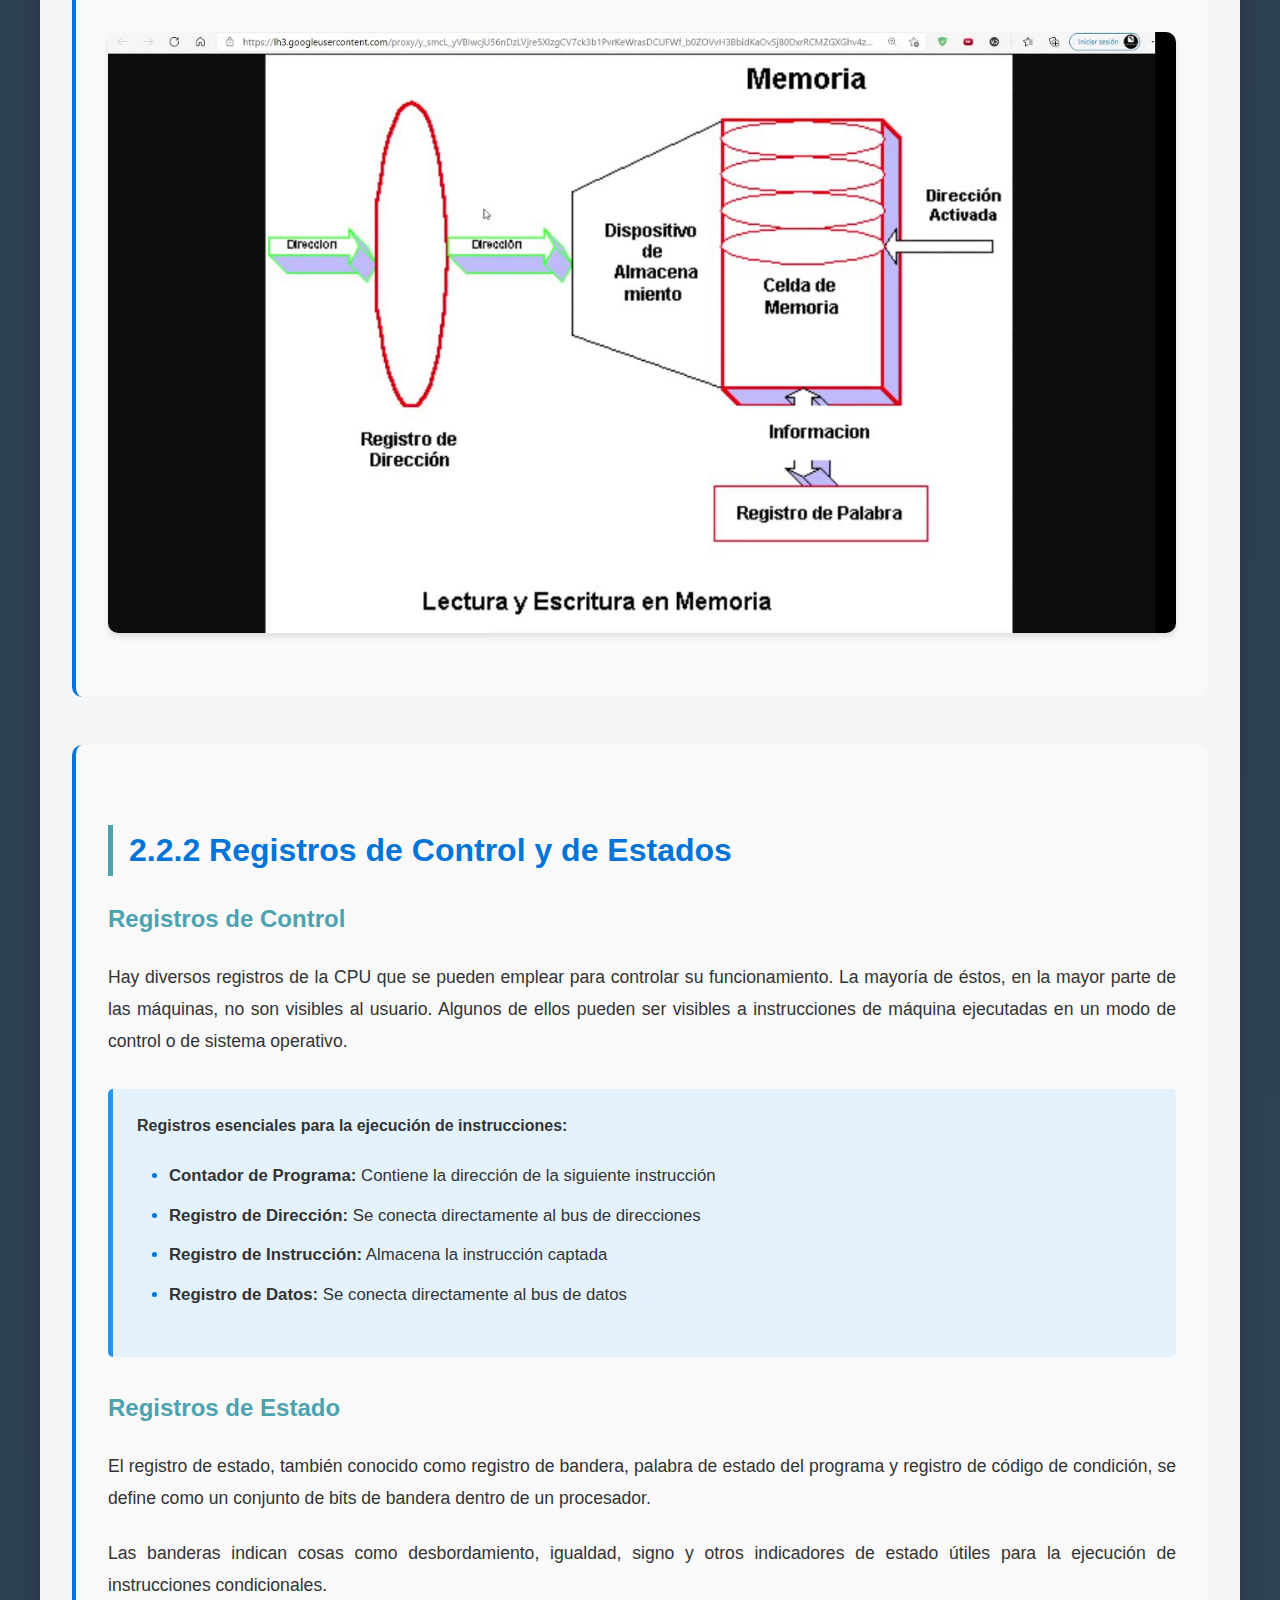
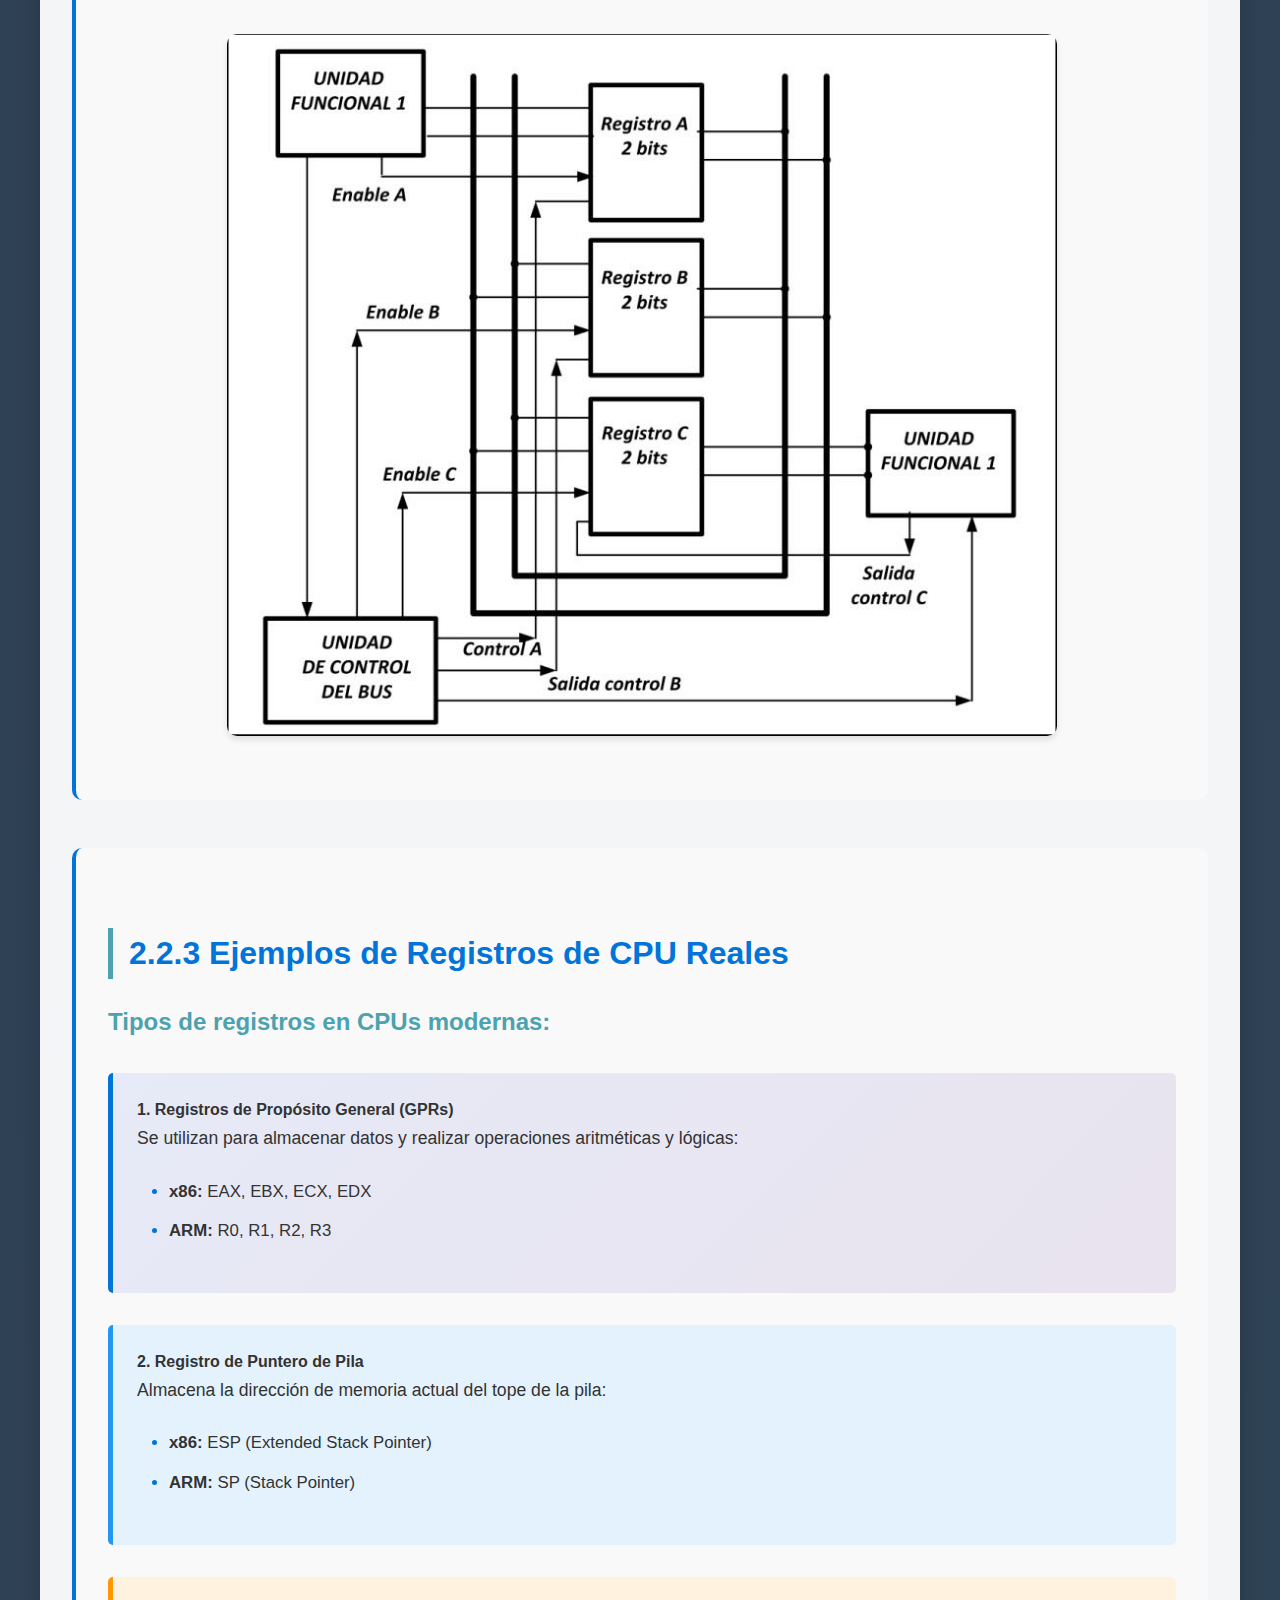
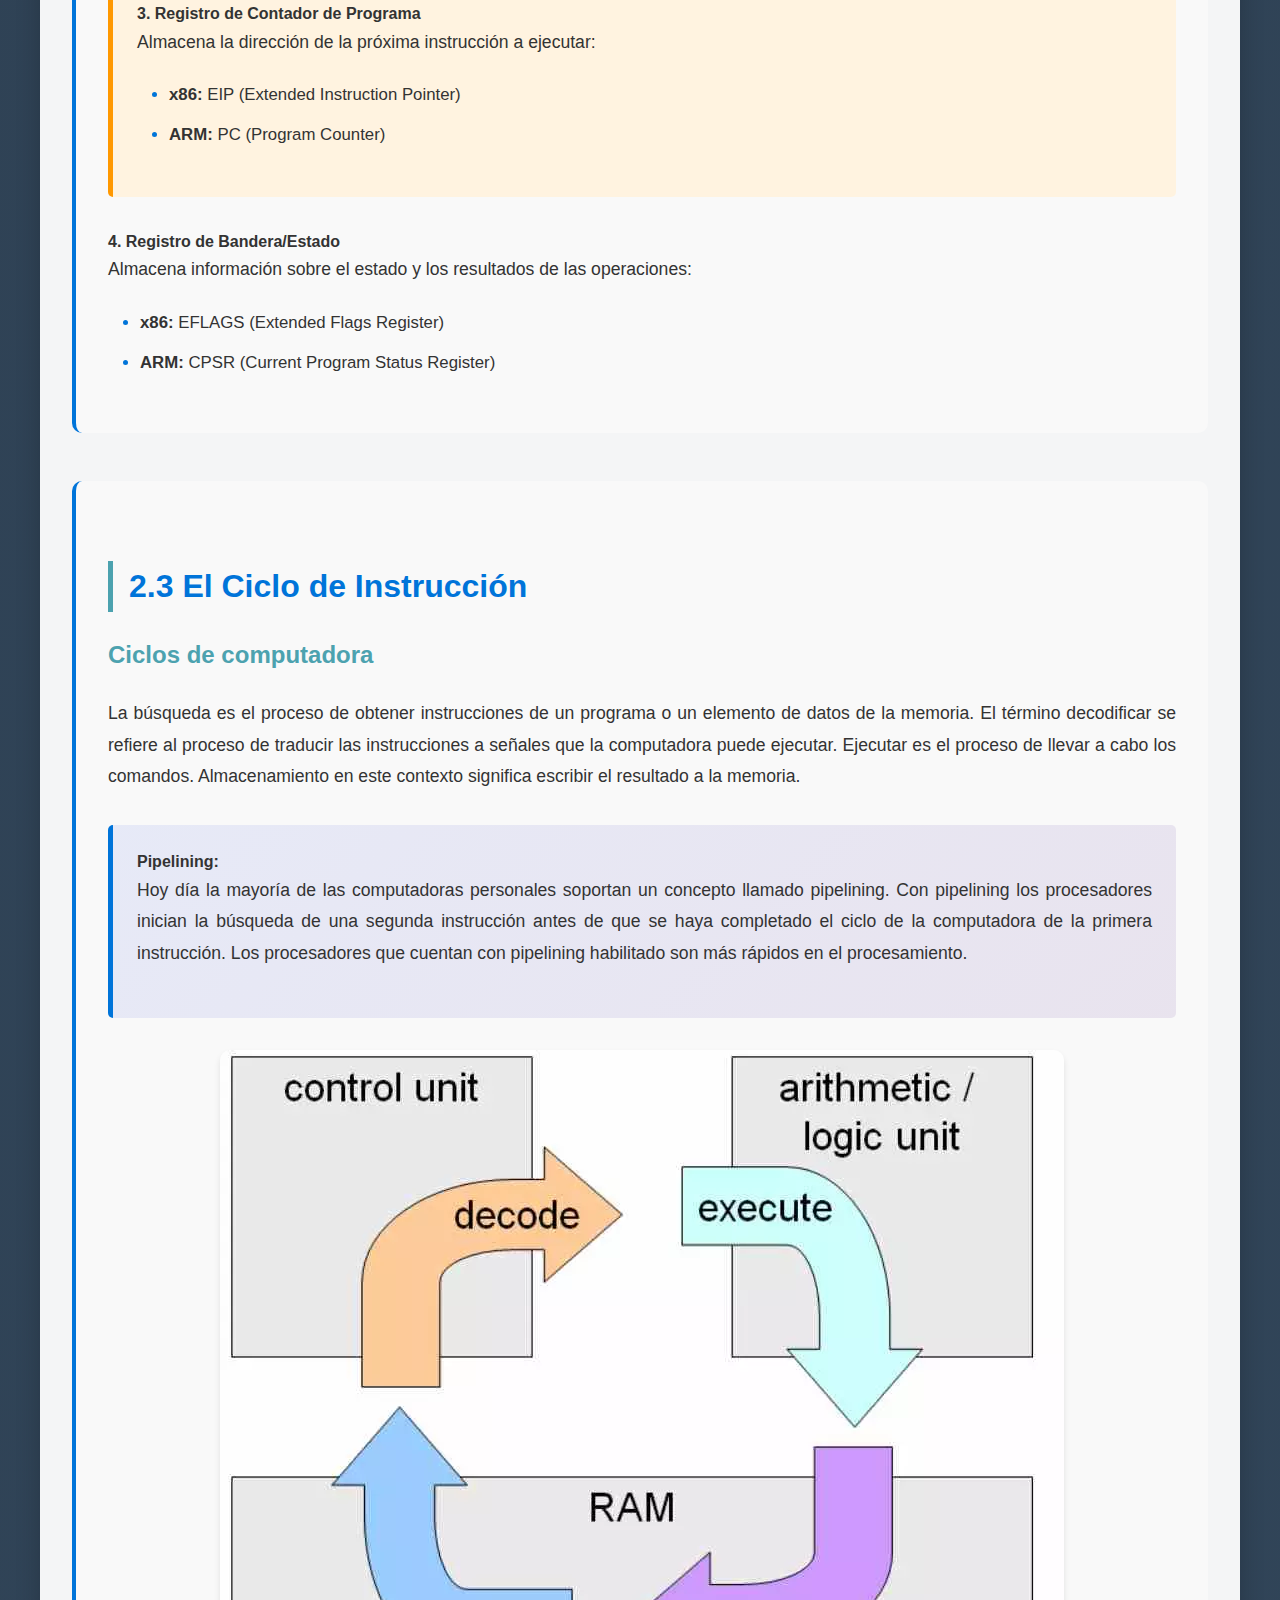
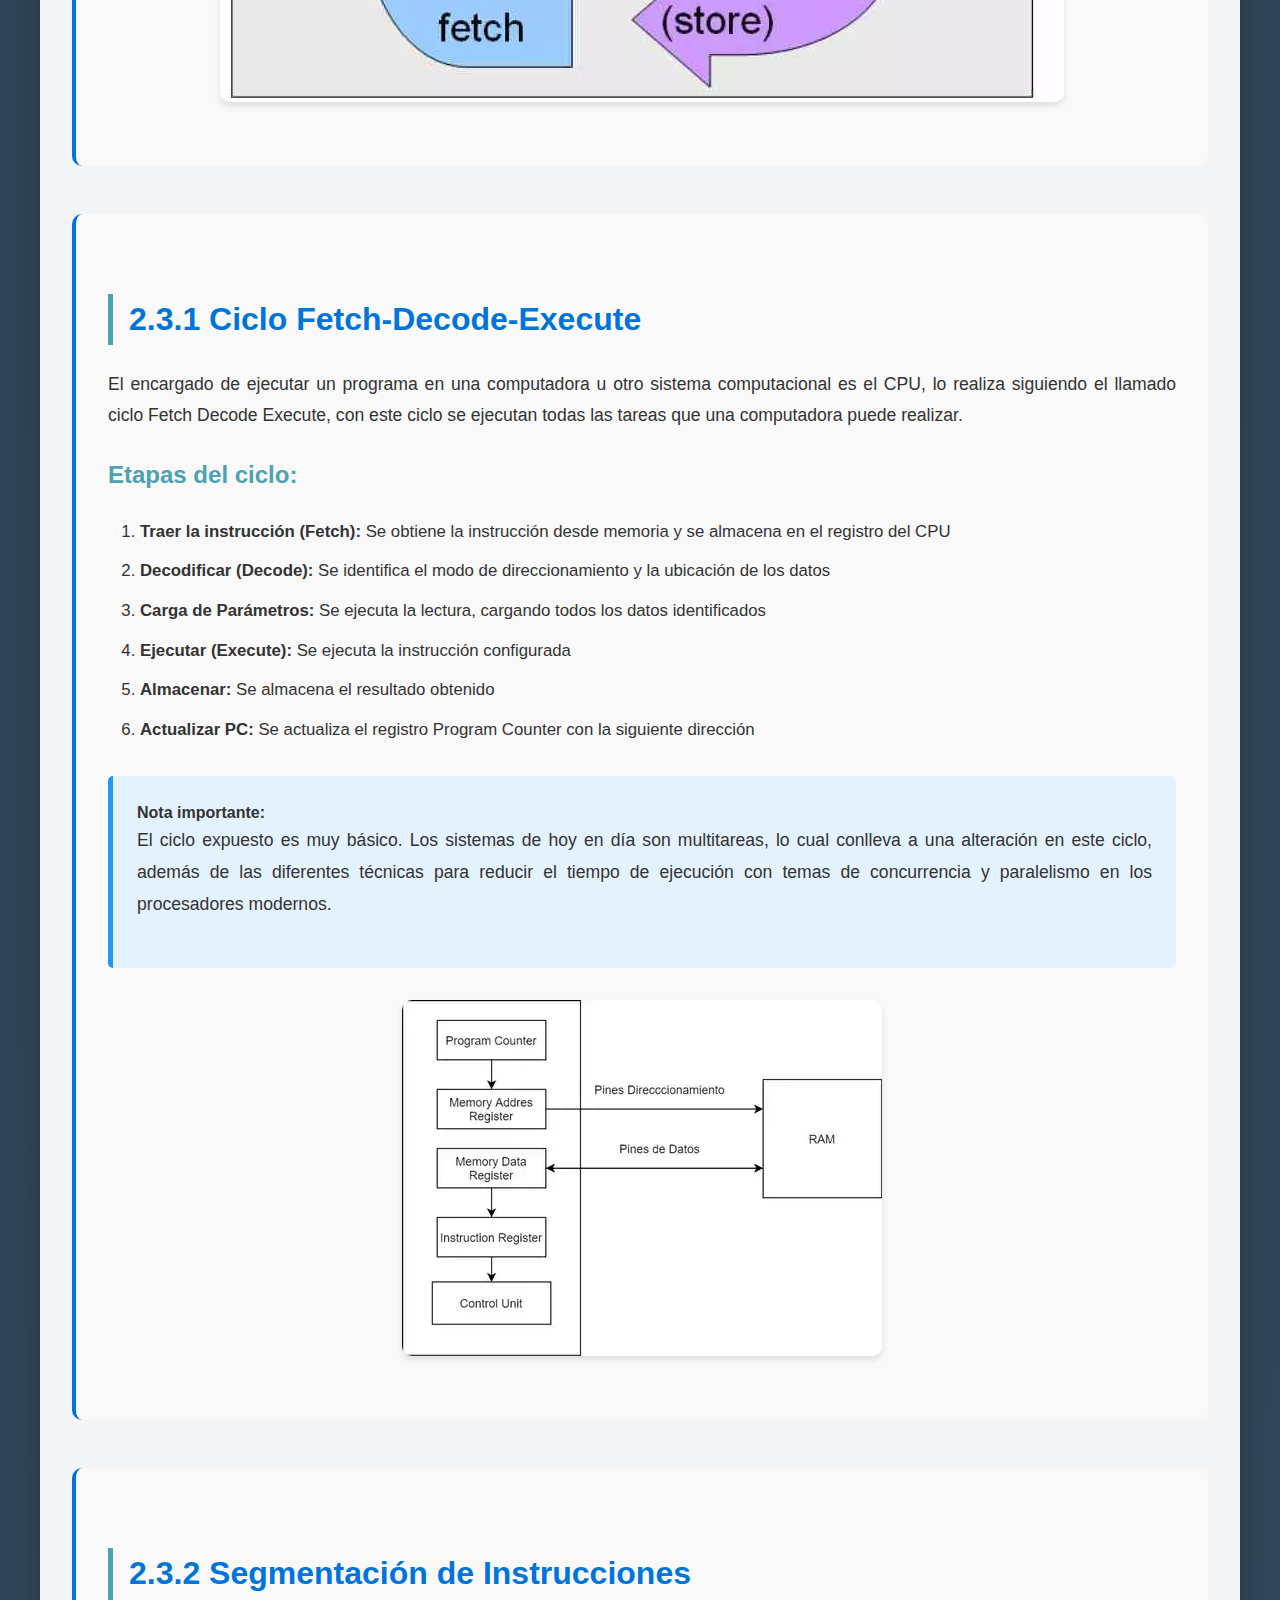
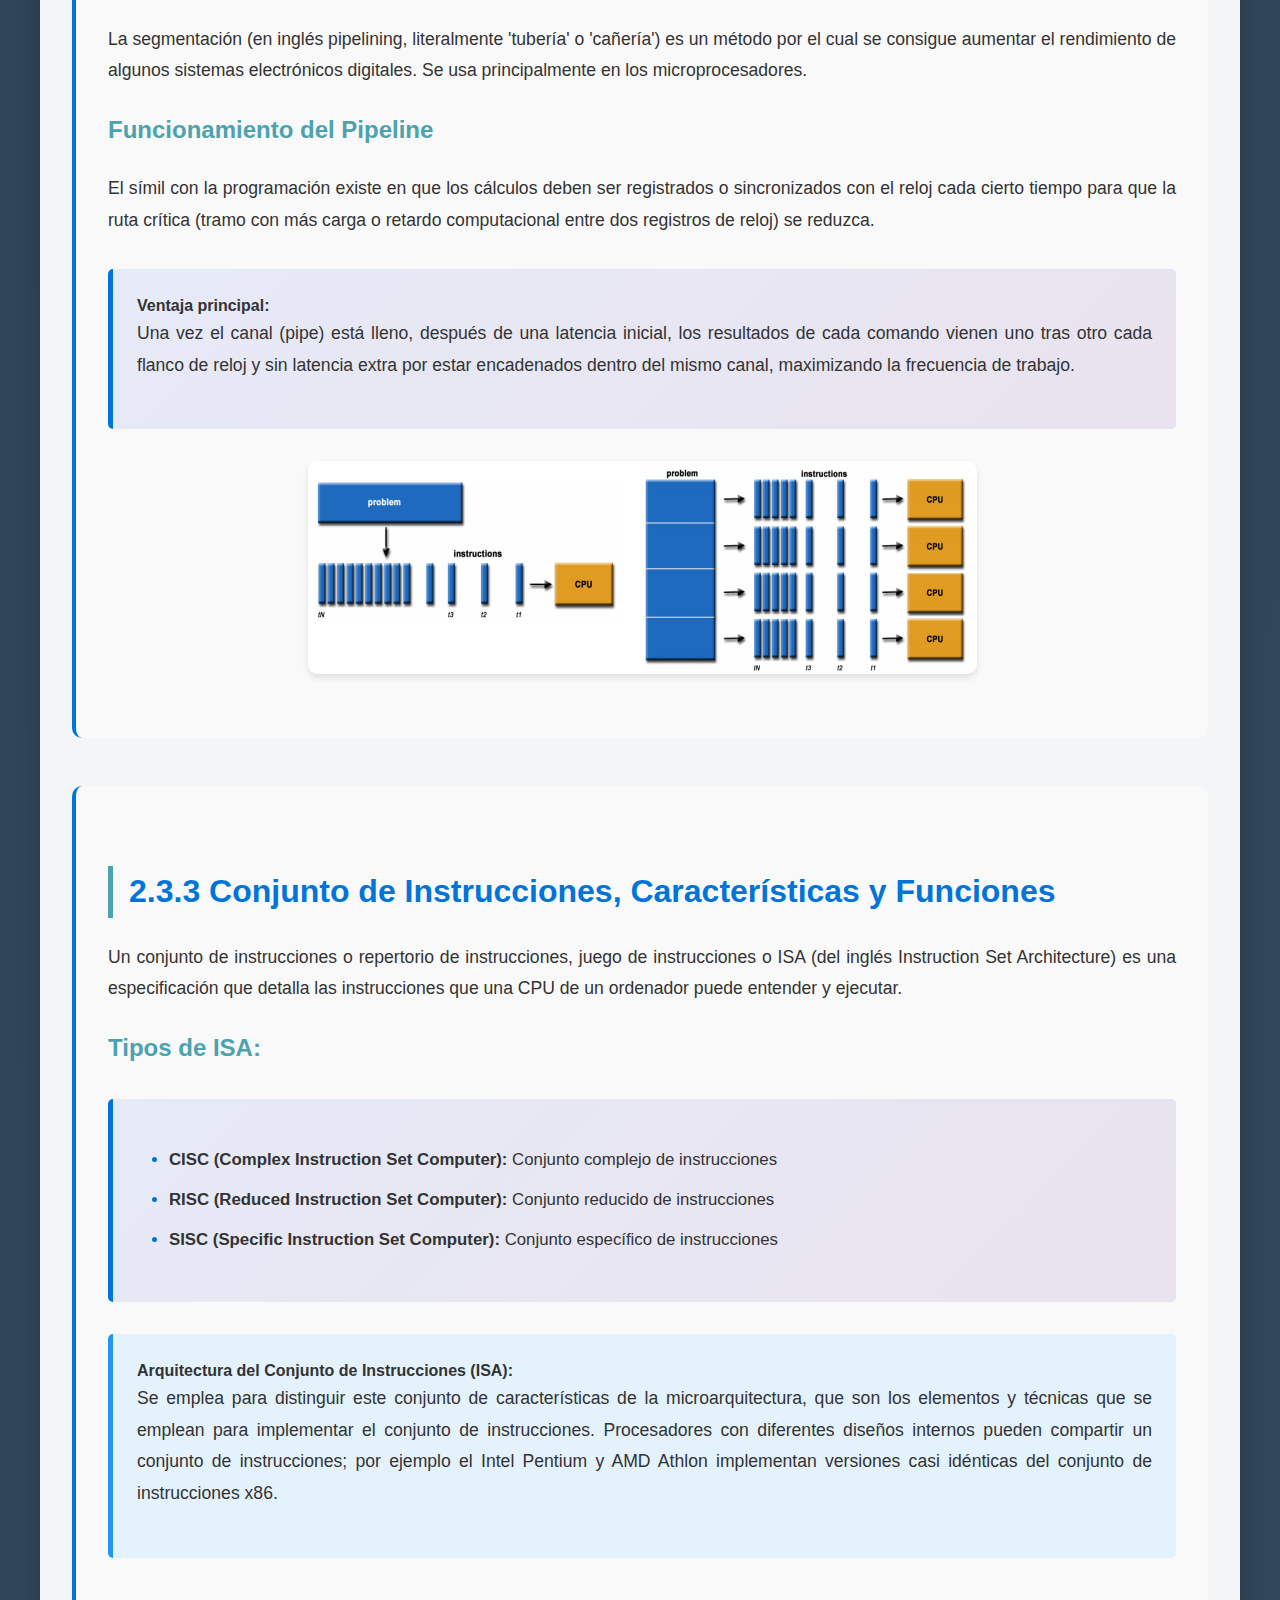
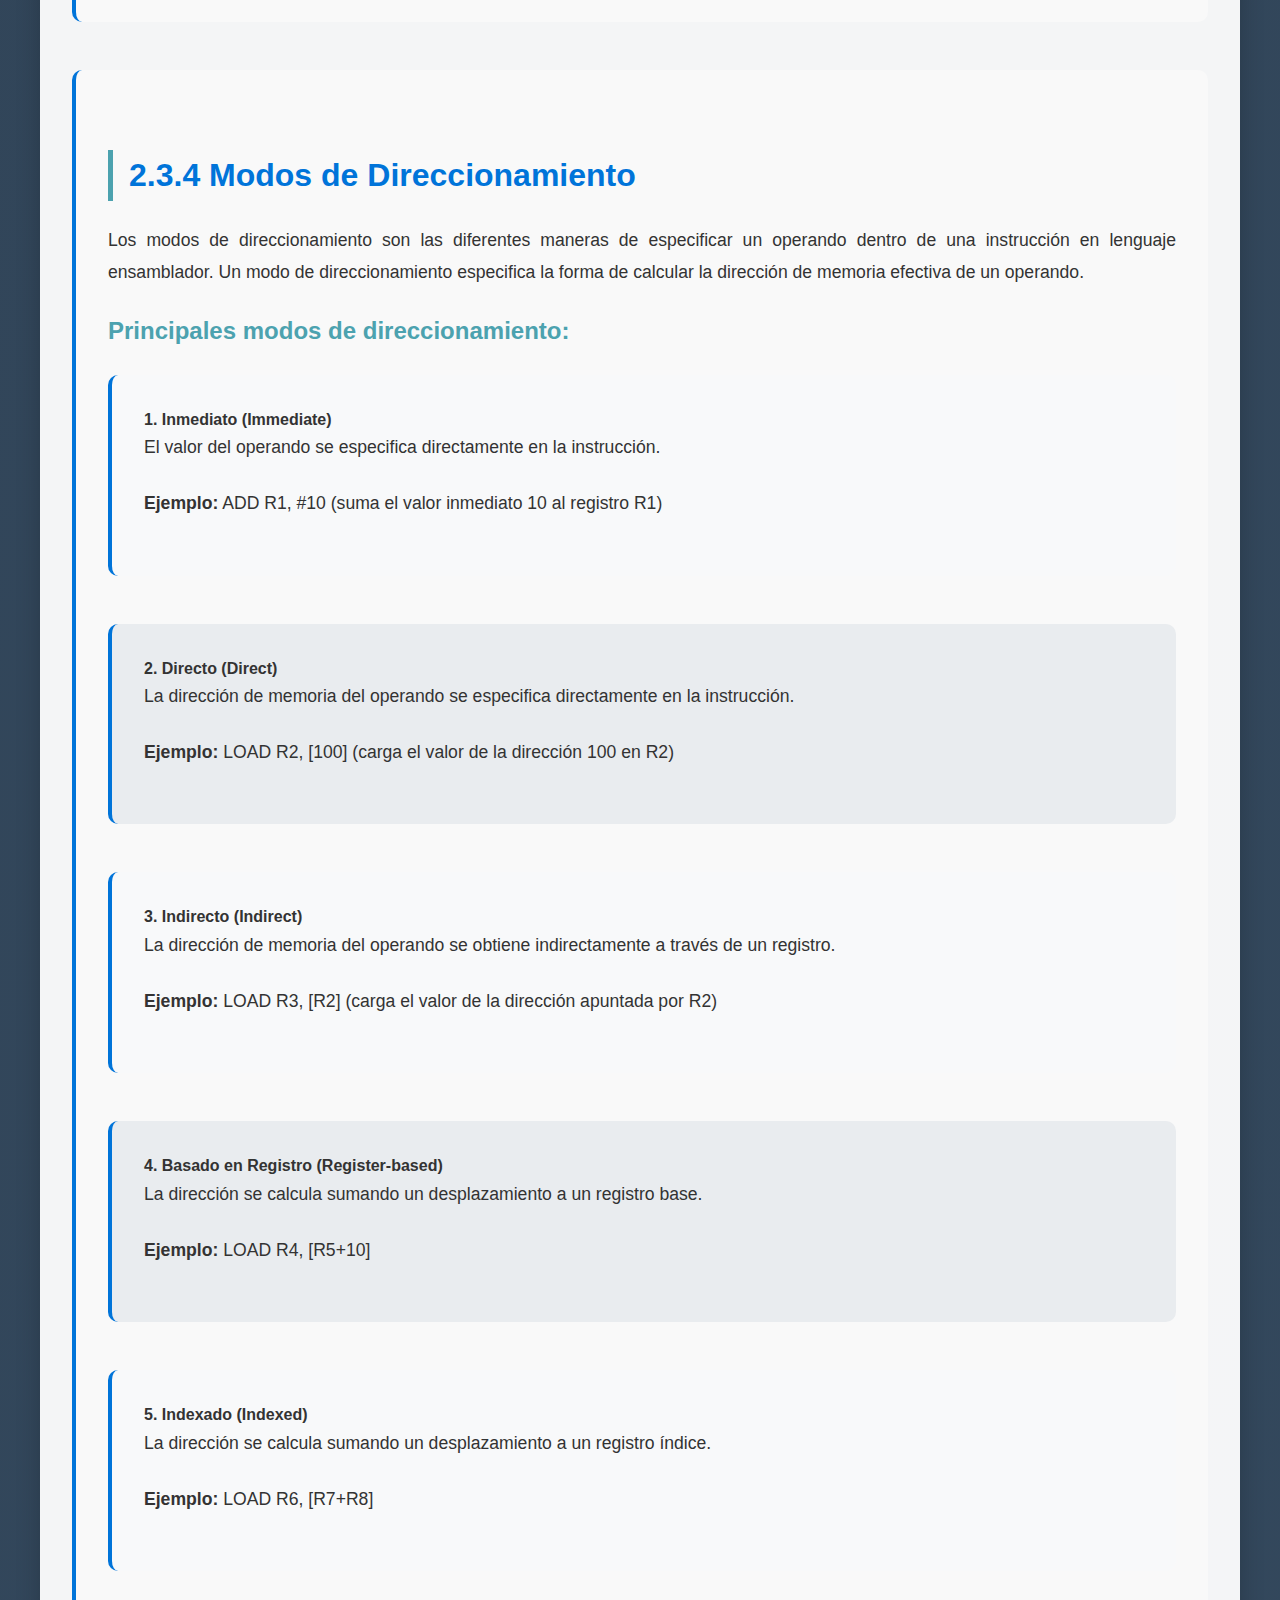
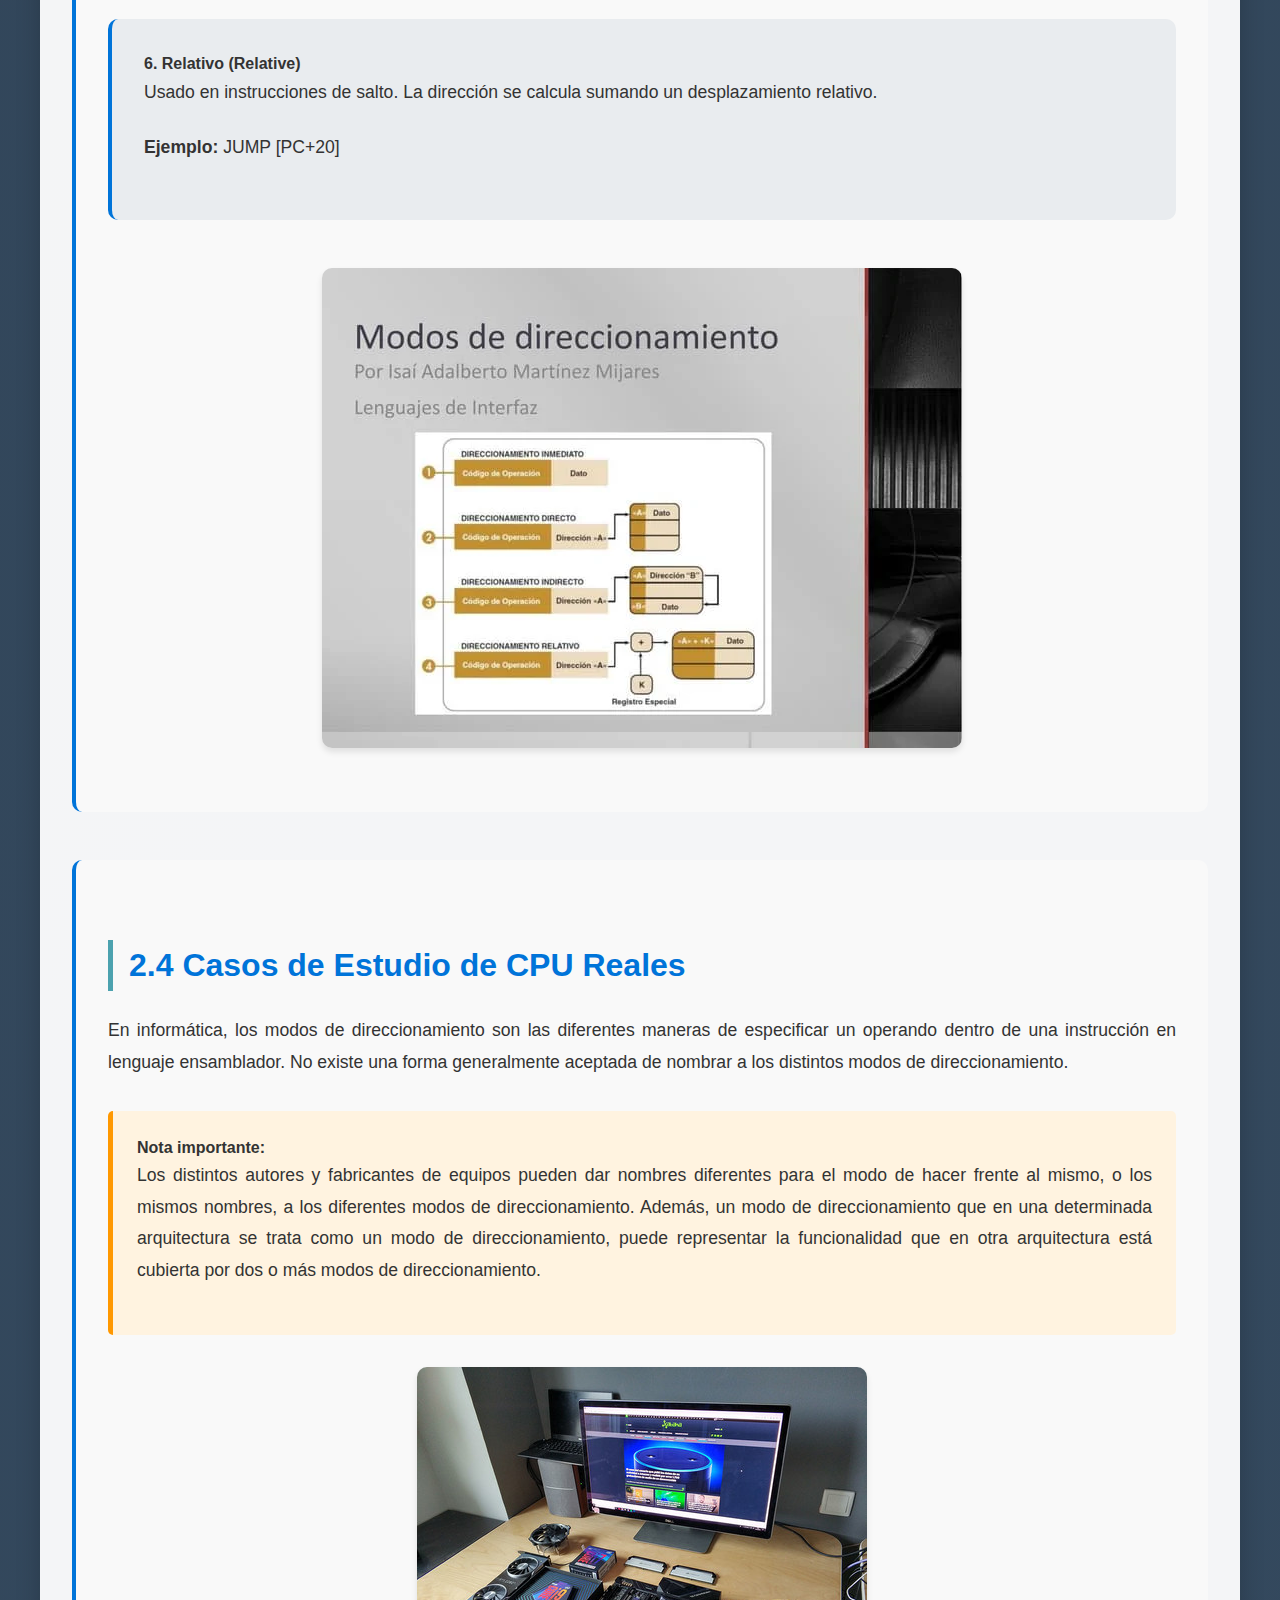
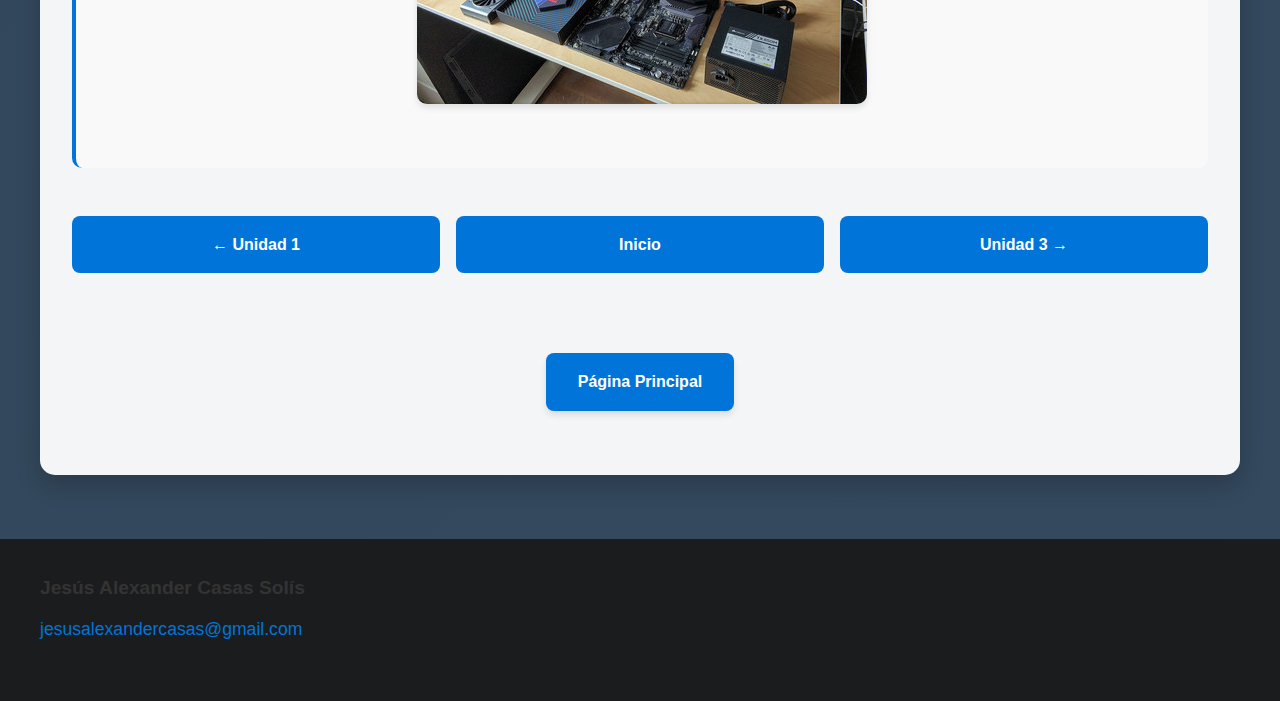
<file: Unidad2.html>
<!DOCTYPE html>
<html lang="es">

<head>
    <meta charset="UTF-8">
    <meta name="viewport" content="width=device-width, initial-scale=1.0">
    <title>Unidad 2 - Estructura y Funcionamiento del CPU</title>
    <link rel="stylesheet" href="styles.css">
    <link rel="stylesheet" href="unidades.css">
</head>

<body>
    <!-- Navbar -->
    <nav class="navbar">
        <div class="nav-container">
            <a href="index.html" class="nav-brand">Arquitectura de Computadoras</a>
            <div class="nav-menu">
                <a href="index.html" class="nav-link">Inicio</a>
                <a href="Unidad1.html" class="nav-link">Unidad 1</a>
                <a href="Unidad2.html" class="nav-link active">Unidad 2</a>
                <a href="Unidad3.html" class="nav-link">Unidad 3</a>
                <a href="Unidad4.html" class="nav-link">Unidad 4</a>
                <a href="Practicas.html" class="nav-link">Prácticas</a>
            </div>
        </div>
    </nav>

    <!-- Contenido principal -->
    <div class="content-wrapper fade-in">
        <h1>Unidad 2: Estructura y Funcionamiento del CPU</h1>

        <!-- Sección 2.1 -->
        <section id="2.1" class="content-section slide-in-left">
            <h2>2.1 Organización del Procesador</h2>
            <p>
                La Unidad de Procesamiento (CPU) controla el funcionamiento del computador y lleva a cabo sus funciones
                de procesamiento de datos. Frecuentemente se le llama procesador.
            </p>
            <p>
                Un procesador incluye tanto registros visibles por el usuario como registros de control/estado.
                Los registros visibles por el usuario pueden ser de uso general o tener una utilidad especial, mientras
                que los registros de control y estado se usan para controlar el funcionamiento del procesador, un claro 
                ejemplo es el contador de programa.
            </p>
            <div class="highlight-box">
                <strong>Funciones principales del CPU:</strong>
                <ul>
                    <li>Realiza una gran variedad de cálculos</li>
                    <li>Ejecuta comparaciones numéricas</li>
                    <li>Efectúa transferencias de datos</li>
                    <li>Responde a peticiones de programas en memoria</li>
                </ul>
            </div>
            <img src="Images/estructuradelprocesador.jpg" alt="Estructura del Procesador">
        </section>

        <!-- Sección 2.2 -->
        <section id="2.2" class="content-section">
            <h2>2.2 Estructura de Registros</h2>
            <p>
                Los registros del CPU se emplean para controlar las instrucciones en ejecución, manejar direccionamiento 
                de memoria y propiciar la capacidad aritmética. Los registros vienen de tres tipos: datos, direcciones 
                e índice, que tienen lugar en casi todos los aspectos de la operación del CPU.
            </p>
            <div class="info-box">
                <strong>Tamaño de registros:</strong>
                <p>El tamaño de un registro depende del CPU; los más simples tienen registros que aceptan 8 o 16 bits 
                de datos y los más complejos tienen registros de 32, 48 o 64 bits.</p>
            </div>
            <img src="Images/registros2.jpg" alt="Registros del CPU">
        </section>

        <!-- Sección 2.2.1 -->
        <section id="2.2.1" class="content-section">
            <h2>2.2.1 Registros Visibles para el Usuario</h2>
            <p>
                Un registro visible al usuario es aquél que puede ser referenciado por medio del lenguaje máquina que
                ejecuta la CPU. Prácticamente todos los diseños contemporáneos de CPUs están provistos de varios 
                registros visibles al usuario, en oposición a disponer de un único acumulador.
            </p>
            
            <h3>Clasificación de registros visibles:</h3>
            <ul>
                <li><strong>Uso General:</strong> Pueden ser asignados por el programador a diversas funciones</li>
                <li><strong>Datos:</strong> Usados únicamente para contener datos</li>
                <li><strong>Direcciones:</strong> Dedicados a un modo de direccionamiento particular</li>
                <li><strong>Códigos de Condición:</strong> Contienen bits fijados por el hardware como resultado de operaciones</li>
            </ul>

            <div class="highlight-box">
                <strong>Consideraciones de diseño:</strong>
                <p>La cantidad de registros generales o especializados es una cuestión de diseño. No hay solución 
                óptima, pero la tendencia parece ir hacia el uso de registros especializados. Parece óptimo entre 
                8 y 32 registros.</p>
            </div>
            <img src="Images/visibles.jpg" alt="Registros Visibles al Usuario">
        </section>

        <!-- Sección 2.2.2 -->
        <section id="2.2.2" class="content-section">
            <h2>2.2.2 Registros de Control y de Estados</h2>
            
            <h3>Registros de Control</h3>
            <p>
                Hay diversos registros de la CPU que se pueden emplear para controlar su funcionamiento. La mayoría de
                éstos, en la mayor parte de las máquinas, no son visibles al usuario. Algunos de ellos pueden ser 
                visibles a instrucciones de máquina ejecutadas en un modo de control o de sistema operativo.
            </p>
            
            <div class="info-box">
                <strong>Registros esenciales para la ejecución de instrucciones:</strong>
                <ul>
                    <li><strong>Contador de Programa:</strong> Contiene la dirección de la siguiente instrucción</li>
                    <li><strong>Registro de Dirección:</strong> Se conecta directamente al bus de direcciones</li>
                    <li><strong>Registro de Instrucción:</strong> Almacena la instrucción captada</li>
                    <li><strong>Registro de Datos:</strong> Se conecta directamente al bus de datos</li>
                </ul>
            </div>

            <h3>Registros de Estado</h3>
            <p>
                El registro de estado, también conocido como registro de bandera, palabra de estado del programa y
                registro de código de condición, se define como un conjunto de bits de bandera dentro de un procesador.
            </p>
            <p>
                Las banderas indican cosas como desbordamiento, igualdad, signo y otros indicadores de estado útiles
                para la ejecución de instrucciones condicionales.
            </p>
            <img src="Images/control.jpg" alt="Registros de Control y Estado">
        </section>

        <!-- Sección 2.2.3 -->
        <section id="2.2.3" class="content-section">
            <h2>2.2.3 Ejemplos de Registros de CPU Reales</h2>
            
            <h3>Tipos de registros en CPUs modernas:</h3>
            
            <div class="highlight-box">
                <h4>1. Registros de Propósito General (GPRs)</h4>
                <p>Se utilizan para almacenar datos y realizar operaciones aritméticas y lógicas:</p>
                <ul>
                    <li><strong>x86:</strong> EAX, EBX, ECX, EDX</li>
                    <li><strong>ARM:</strong> R0, R1, R2, R3</li>
                </ul>
            </div>

            <div class="info-box">
                <h4>2. Registro de Puntero de Pila</h4>
                <p>Almacena la dirección de memoria actual del tope de la pila:</p>
                <ul>
                    <li><strong>x86:</strong> ESP (Extended Stack Pointer)</li>
                    <li><strong>ARM:</strong> SP (Stack Pointer)</li>
                </ul>
            </div>

            <div class="warning-box">
                <h4>3. Registro de Contador de Programa</h4>
                <p>Almacena la dirección de la próxima instrucción a ejecutar:</p>
                <ul>
                    <li><strong>x86:</strong> EIP (Extended Instruction Pointer)</li>
                    <li><strong>ARM:</strong> PC (Program Counter)</li>
                </ul>
            </div>

            <div class="success-box">
                <h4>4. Registro de Bandera/Estado</h4>
                <p>Almacena información sobre el estado y los resultados de las operaciones:</p>
                <ul>
                    <li><strong>x86:</strong> EFLAGS (Extended Flags Register)</li>
                    <li><strong>ARM:</strong> CPSR (Current Program Status Register)</li>
                </ul>
            </div>
        </section>

        <!-- Sección 2.3 -->
        <section id="2.3" class="content-section">
            <h2>2.3 El Ciclo de Instrucción</h2>
            
            <h3>Ciclos de computadora</h3>
            <p>
                La búsqueda es el proceso de obtener instrucciones de un programa o un elemento de datos de la memoria.
                El término decodificar se refiere al proceso de traducir las instrucciones a señales que la computadora
                puede ejecutar. Ejecutar es el proceso de llevar a cabo los comandos. Almacenamiento en este contexto 
                significa escribir el resultado a la memoria.
            </p>

            <div class="highlight-box">
                <strong>Pipelining:</strong>
                <p>Hoy día la mayoría de las computadoras personales soportan un concepto llamado pipelining. Con 
                pipelining los procesadores inician la búsqueda de una segunda instrucción antes de que se haya 
                completado el ciclo de la computadora de la primera instrucción. Los procesadores que cuentan con 
                pipelining habilitado son más rápidos en el procesamiento.</p>
            </div>
            <img src="Images/instruccion.jpg" alt="Ciclo de Instrucción">
        </section>

        <!-- Sección 2.3.1 -->
        <section id="2.3.1" class="content-section">
            <h2>2.3.1 Ciclo Fetch-Decode-Execute</h2>
            <p>
                El encargado de ejecutar un programa en una computadora u otro sistema computacional es el CPU, lo
                realiza siguiendo el llamado ciclo Fetch Decode Execute, con este ciclo se ejecutan todas las tareas 
                que una computadora puede realizar.
            </p>

            <h3>Etapas del ciclo:</h3>
            <ol>
                <li><strong>Traer la instrucción (Fetch):</strong> Se obtiene la instrucción desde memoria y se almacena en el registro del CPU</li>
                <li><strong>Decodificar (Decode):</strong> Se identifica el modo de direccionamiento y la ubicación de los datos</li>
                <li><strong>Carga de Parámetros:</strong> Se ejecuta la lectura, cargando todos los datos identificados</li>
                <li><strong>Ejecutar (Execute):</strong> Se ejecuta la instrucción configurada</li>
                <li><strong>Almacenar:</strong> Se almacena el resultado obtenido</li>
                <li><strong>Actualizar PC:</strong> Se actualiza el registro Program Counter con la siguiente dirección</li>
            </ol>

            <div class="info-box">
                <strong>Nota importante:</strong>
                <p>El ciclo expuesto es muy básico. Los sistemas de hoy en día son multitareas, lo cual conlleva a 
                una alteración en este ciclo, además de las diferentes técnicas para reducir el tiempo de ejecución 
                con temas de concurrencia y paralelismo en los procesadores modernos.</p>
            </div>
            <img src="Images/fetch.jpg" alt="Ciclo Fetch-Decode-Execute">
        </section>

        <!-- Sección 2.3.2 -->
        <section id="2.3.2" class="content-section">
            <h2>2.3.2 Segmentación de Instrucciones</h2>
            <p>
                La segmentación (en inglés pipelining, literalmente 'tubería' o 'cañería') es un método por el cual 
                se consigue aumentar el rendimiento de algunos sistemas electrónicos digitales. Se usa principalmente 
                en los microprocesadores.
            </p>

            <h3>Funcionamiento del Pipeline</h3>
            <p>
                El símil con la programación existe en que los cálculos deben ser registrados o sincronizados con el
                reloj cada cierto tiempo para que la ruta crítica (tramo con más carga o retardo computacional entre 
                dos registros de reloj) se reduzca.
            </p>

            <div class="highlight-box">
                <strong>Ventaja principal:</strong>
                <p>Una vez el canal (pipe) está lleno, después de una latencia inicial, los resultados de cada comando 
                vienen uno tras otro cada flanco de reloj y sin latencia extra por estar encadenados dentro del mismo 
                canal, maximizando la frecuencia de trabajo.</p>
            </div>
            <img src="Images/instrucciones.jpg" alt="Segmentación de Instrucciones">
        </section>

        <!-- Sección 2.3.3 -->
        <section id="2.3.3" class="content-section">
            <h2>2.3.3 Conjunto de Instrucciones, Características y Funciones</h2>
            <p>
                Un conjunto de instrucciones o repertorio de instrucciones, juego de instrucciones o ISA (del inglés
                Instruction Set Architecture) es una especificación que detalla las instrucciones que una CPU de un 
                ordenador puede entender y ejecutar.
            </p>

            <h3>Tipos de ISA:</h3>
            <div class="highlight-box">
                <ul>
                    <li><strong>CISC (Complex Instruction Set Computer):</strong> Conjunto complejo de instrucciones</li>
                    <li><strong>RISC (Reduced Instruction Set Computer):</strong> Conjunto reducido de instrucciones</li>
                    <li><strong>SISC (Specific Instruction Set Computer):</strong> Conjunto específico de instrucciones</li>
                </ul>
            </div>

            <div class="info-box">
                <strong>Arquitectura del Conjunto de Instrucciones (ISA):</strong>
                <p>Se emplea para distinguir este conjunto de características de la microarquitectura, que son los 
                elementos y técnicas que se emplean para implementar el conjunto de instrucciones. Procesadores con 
                diferentes diseños internos pueden compartir un conjunto de instrucciones; por ejemplo el Intel Pentium 
                y AMD Athlon implementan versiones casi idénticas del conjunto de instrucciones x86.</p>
            </div>
        </section>

        <!-- Sección 2.3.4 -->
        <section id="2.3.4" class="content-section">
            <h2>2.3.4 Modos de Direccionamiento</h2>
            <p>
                Los modos de direccionamiento son las diferentes maneras de especificar un operando dentro de una
                instrucción en lenguaje ensamblador. Un modo de direccionamiento especifica la forma de calcular la
                dirección de memoria efectiva de un operando.
            </p>

            <h3>Principales modos de direccionamiento:</h3>

            <div class="content-section" style="background: #f8f9fa;">
                <h4>1. Inmediato (Immediate)</h4>
                <p>El valor del operando se especifica directamente en la instrucción.</p>
                <p><strong>Ejemplo:</strong> ADD R1, #10 (suma el valor inmediato 10 al registro R1)</p>
            </div>

            <div class="content-section" style="background: #e9ecef;">
                <h4>2. Directo (Direct)</h4>
                <p>La dirección de memoria del operando se especifica directamente en la instrucción.</p>
                <p><strong>Ejemplo:</strong> LOAD R2, [100] (carga el valor de la dirección 100 en R2)</p>
            </div>

            <div class="content-section" style="background: #f8f9fa;">
                <h4>3. Indirecto (Indirect)</h4>
                <p>La dirección de memoria del operando se obtiene indirectamente a través de un registro.</p>
                <p><strong>Ejemplo:</strong> LOAD R3, [R2] (carga el valor de la dirección apuntada por R2)</p>
            </div>

            <div class="content-section" style="background: #e9ecef;">
                <h4>4. Basado en Registro (Register-based)</h4>
                <p>La dirección se calcula sumando un desplazamiento a un registro base.</p>
                <p><strong>Ejemplo:</strong> LOAD R4, [R5+10]</p>
            </div>

            <div class="content-section" style="background: #f8f9fa;">
                <h4>5. Indexado (Indexed)</h4>
                <p>La dirección se calcula sumando un desplazamiento a un registro índice.</p>
                <p><strong>Ejemplo:</strong> LOAD R6, [R7+R8]</p>
            </div>

            <div class="content-section" style="background: #e9ecef;">
                <h4>6. Relativo (Relative)</h4>
                <p>Usado en instrucciones de salto. La dirección se calcula sumando un desplazamiento relativo.</p>
                <p><strong>Ejemplo:</strong> JUMP [PC+20]</p>
            </div>

            <img src="Images/direccionamiento.jpg" alt="Modos de Direccionamiento">
        </section>

        <!-- Sección 2.4 -->
        <section id="2.4" class="content-section">
            <h2>2.4 Casos de Estudio de CPU Reales</h2>
            <p>
                En informática, los modos de direccionamiento son las diferentes maneras de especificar un operando
                dentro de una instrucción en lenguaje ensamblador. No existe una forma generalmente aceptada de 
                nombrar a los distintos modos de direccionamiento.
            </p>

            <div class="warning-box">
                <strong>Nota importante:</strong>
                <p>Los distintos autores y fabricantes de equipos pueden dar nombres diferentes para el modo de hacer 
                frente al mismo, o los mismos nombres, a los diferentes modos de direccionamiento. Además, un modo de 
                direccionamiento que en una determinada arquitectura se trata como un modo de direccionamiento, puede 
                representar la funcionalidad que en otra arquitectura está cubierta por dos o más modos de 
                direccionamiento.</p>
            </div>
            <img src="Images/cpu.jpg" alt="Casos de Estudio de CPU Reales">
        </section>

        <!-- Navegación entre unidades -->
        <div class="internal-nav">
            <a href="Unidad1.html" class="nav-button">← Unidad 1</a>
            <a href="index.html" class="nav-button">Inicio</a>
            <a href="Unidad3.html" class="nav-button">Unidad 3 →</a>
        </div>

        <!-- Botón para volver al inicio -->
        <div style="text-align: center;">
            <a href="index.html" class="btn-home">Página Principal</a>
        </div>
    </div>

    <!-- Footer -->
    <footer class="footer">
        <div class="footer-content">
            <p class="footer-name">Jesús Alexander Casas Solís</p>
            <p class="footer-contact">
                <a href="mailto:jesusalexandercasas@gmail.com">jesusalexandercasas@gmail.com</a>
            </p>
        </div>
    </footer>

    <!-- Botón volver arriba -->
    <button onclick="scrollToTop()" id="scrollTopBtn" class="scroll-top-btn" title="Volver arriba">
        ↑
    </button>

    <script>
        // Mostrar/ocultar botón de scroll
        window.addEventListener('scroll', () => {
            const scrollBtn = document.getElementById('scrollTopBtn');
            if (window.pageYOffset > 300) {
                scrollBtn.classList.add('show');
            } else {
                scrollBtn.classList.remove('show');
            }
        });

        // Función para volver arriba
        function scrollToTop() {
            window.scrollTo({
                top: 0,
                behavior: 'smooth'
            });
        }

        // Smooth scroll para enlaces internos
        document.querySelectorAll('a[href^="#"]').forEach(anchor => {
            anchor.addEventListener('click', function (e) {
                e.preventDefault();
                const target = document.querySelector(this.getAttribute('href'));
                if (target) {
                    target.scrollIntoView({
                        behavior: 'smooth',
                        block: 'start'
                    });
                }
            });
        });
    </script>
</body>

</html>
</file>
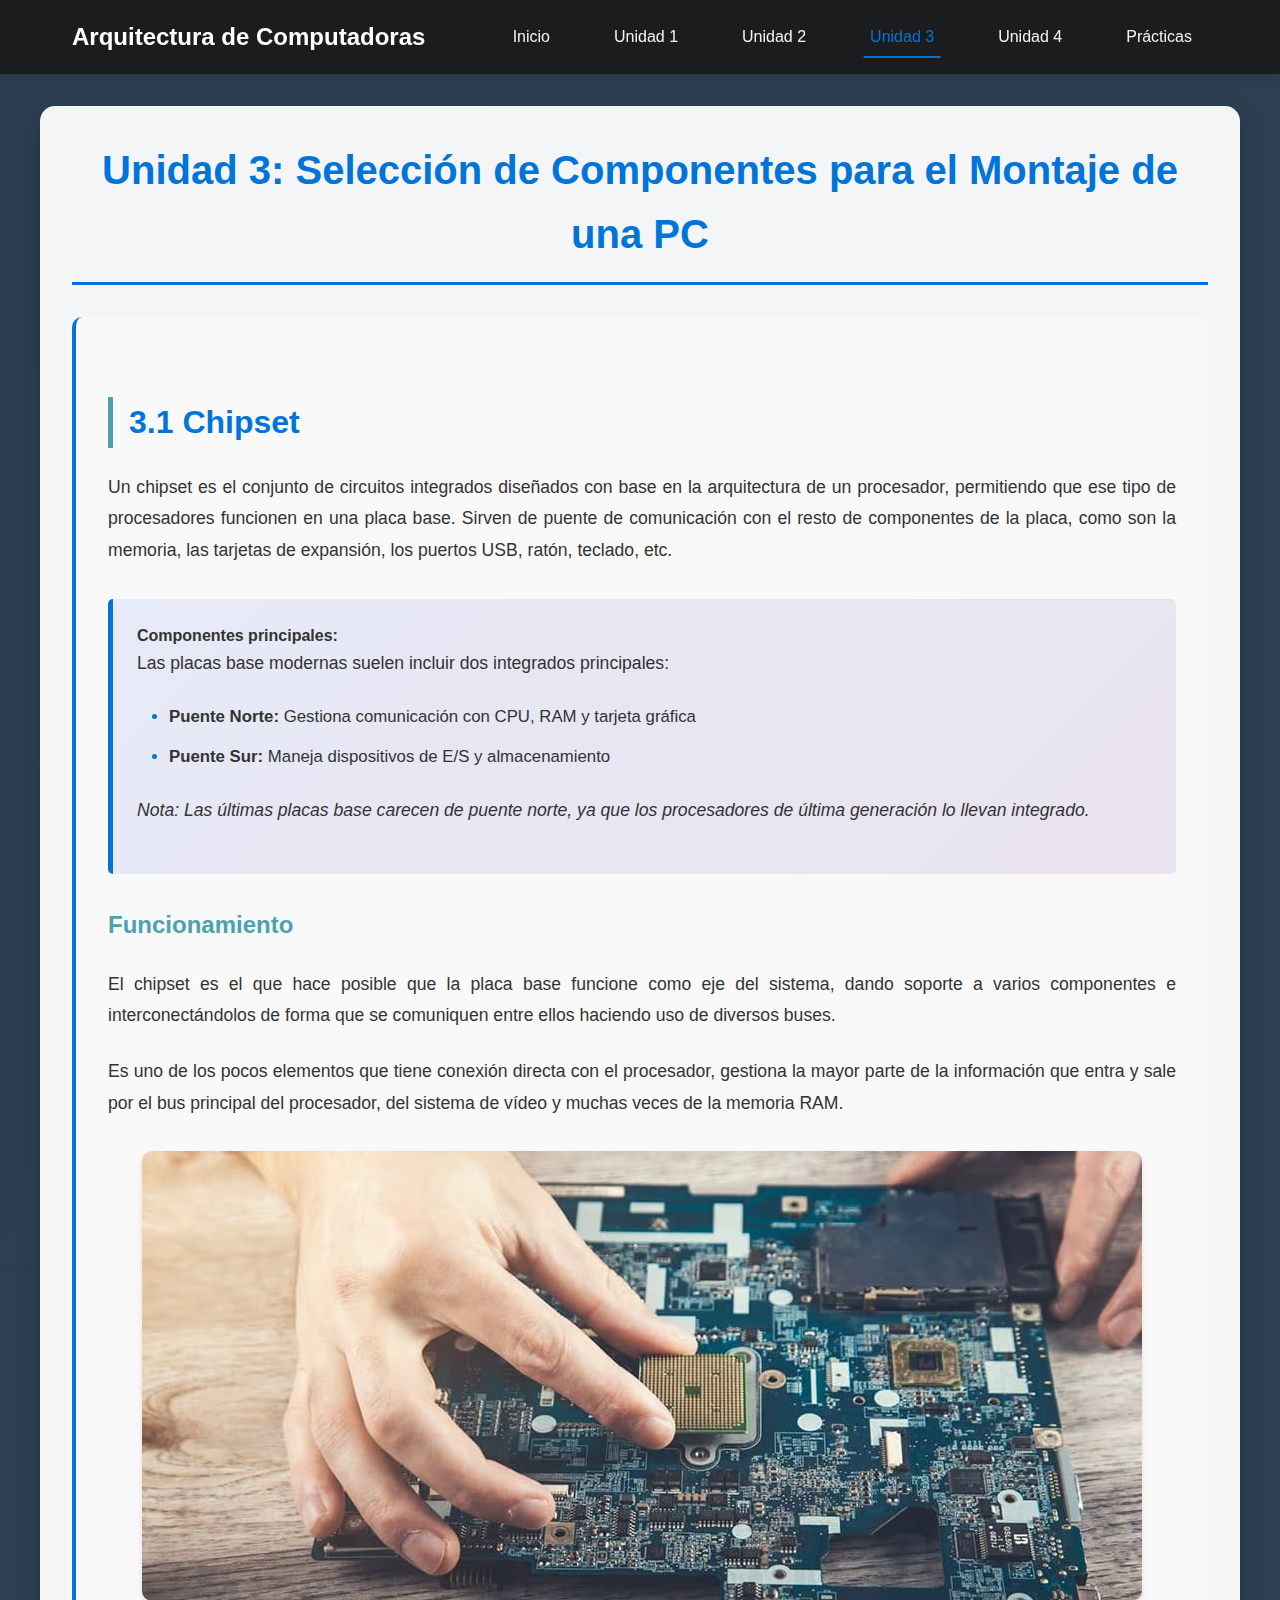
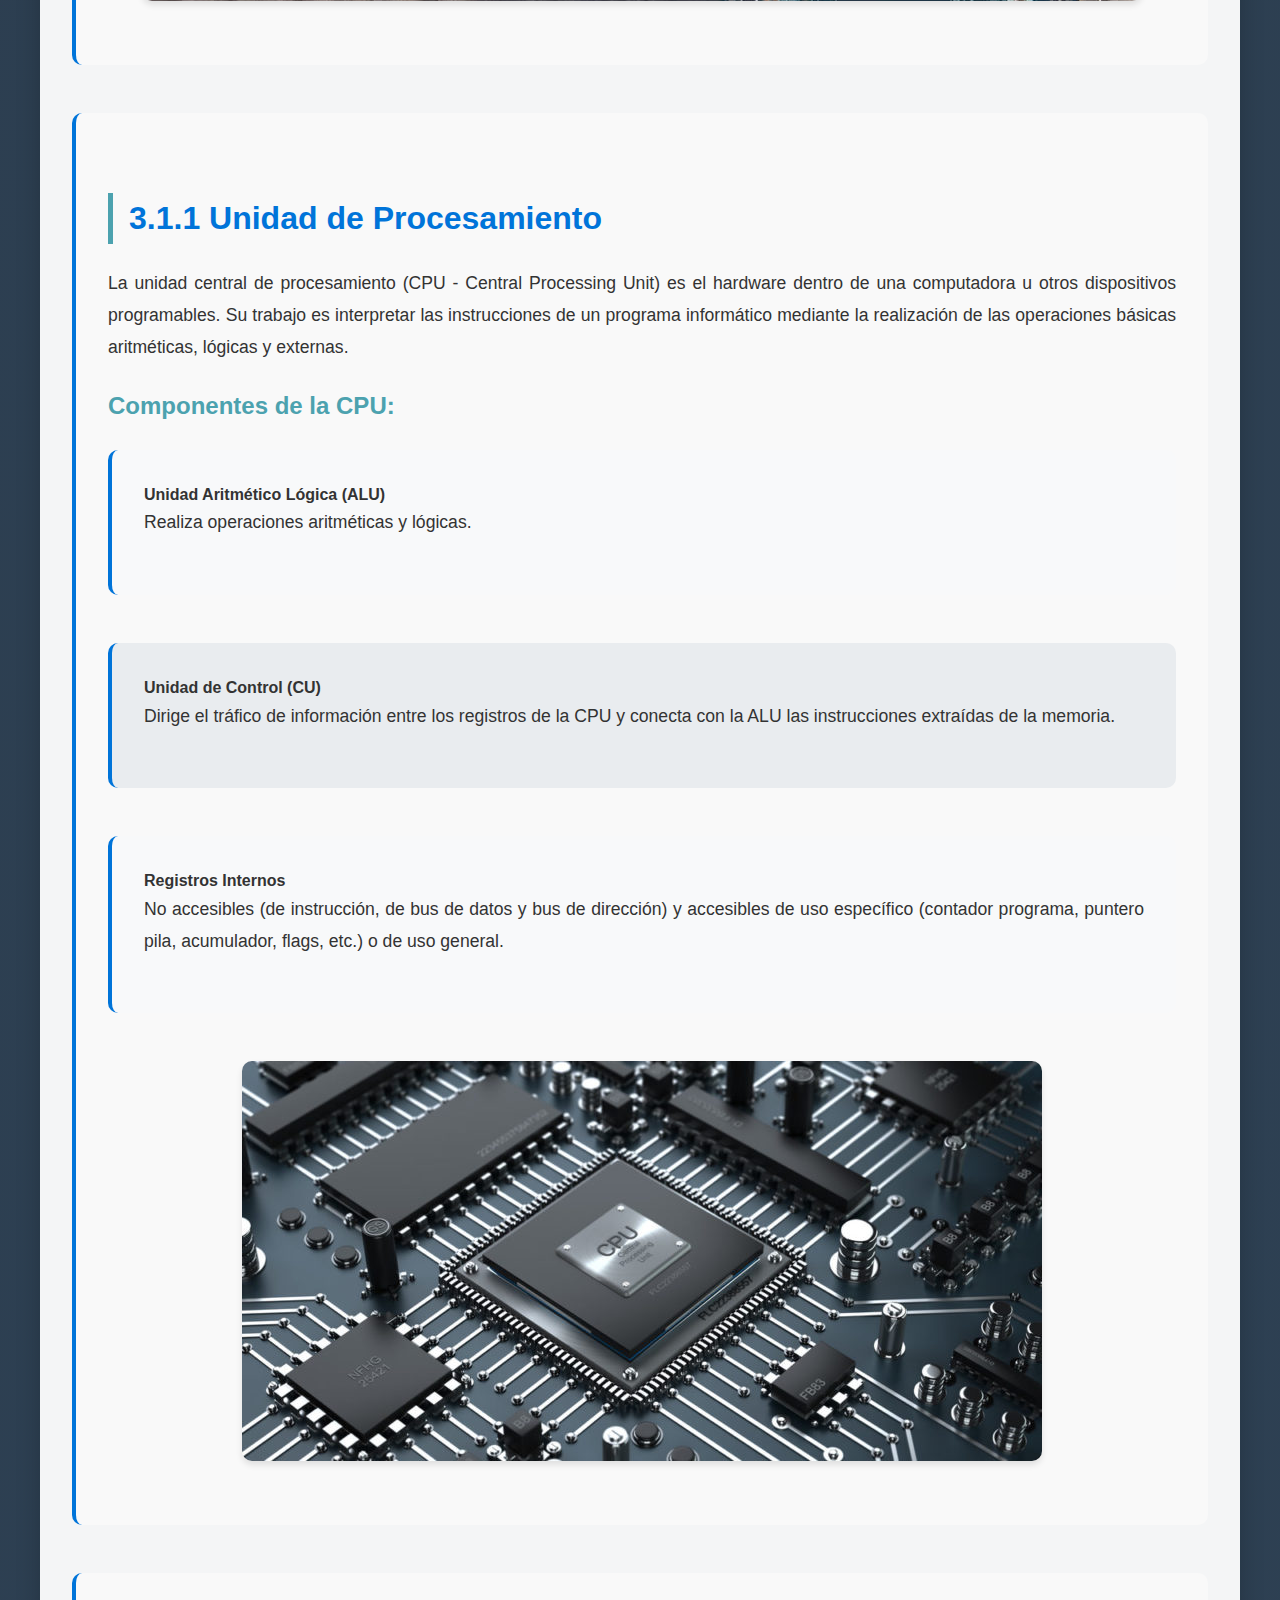
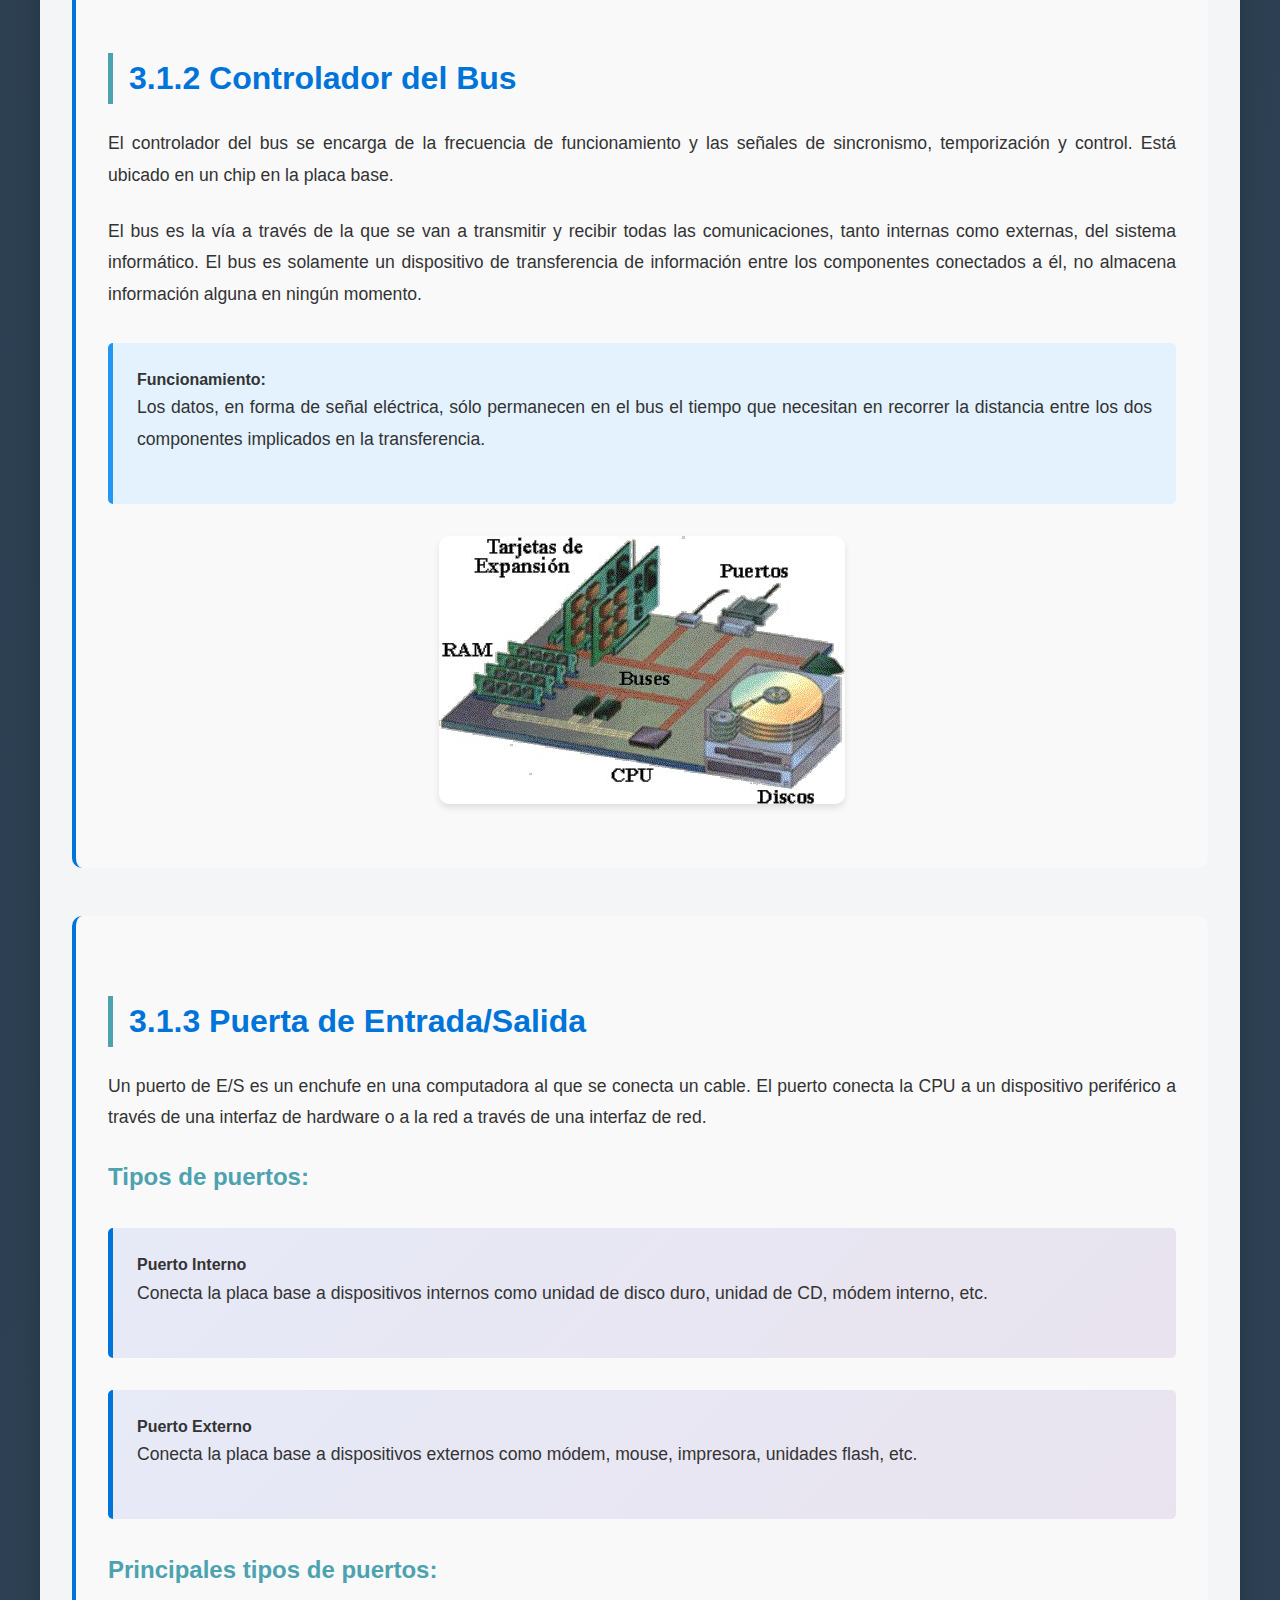
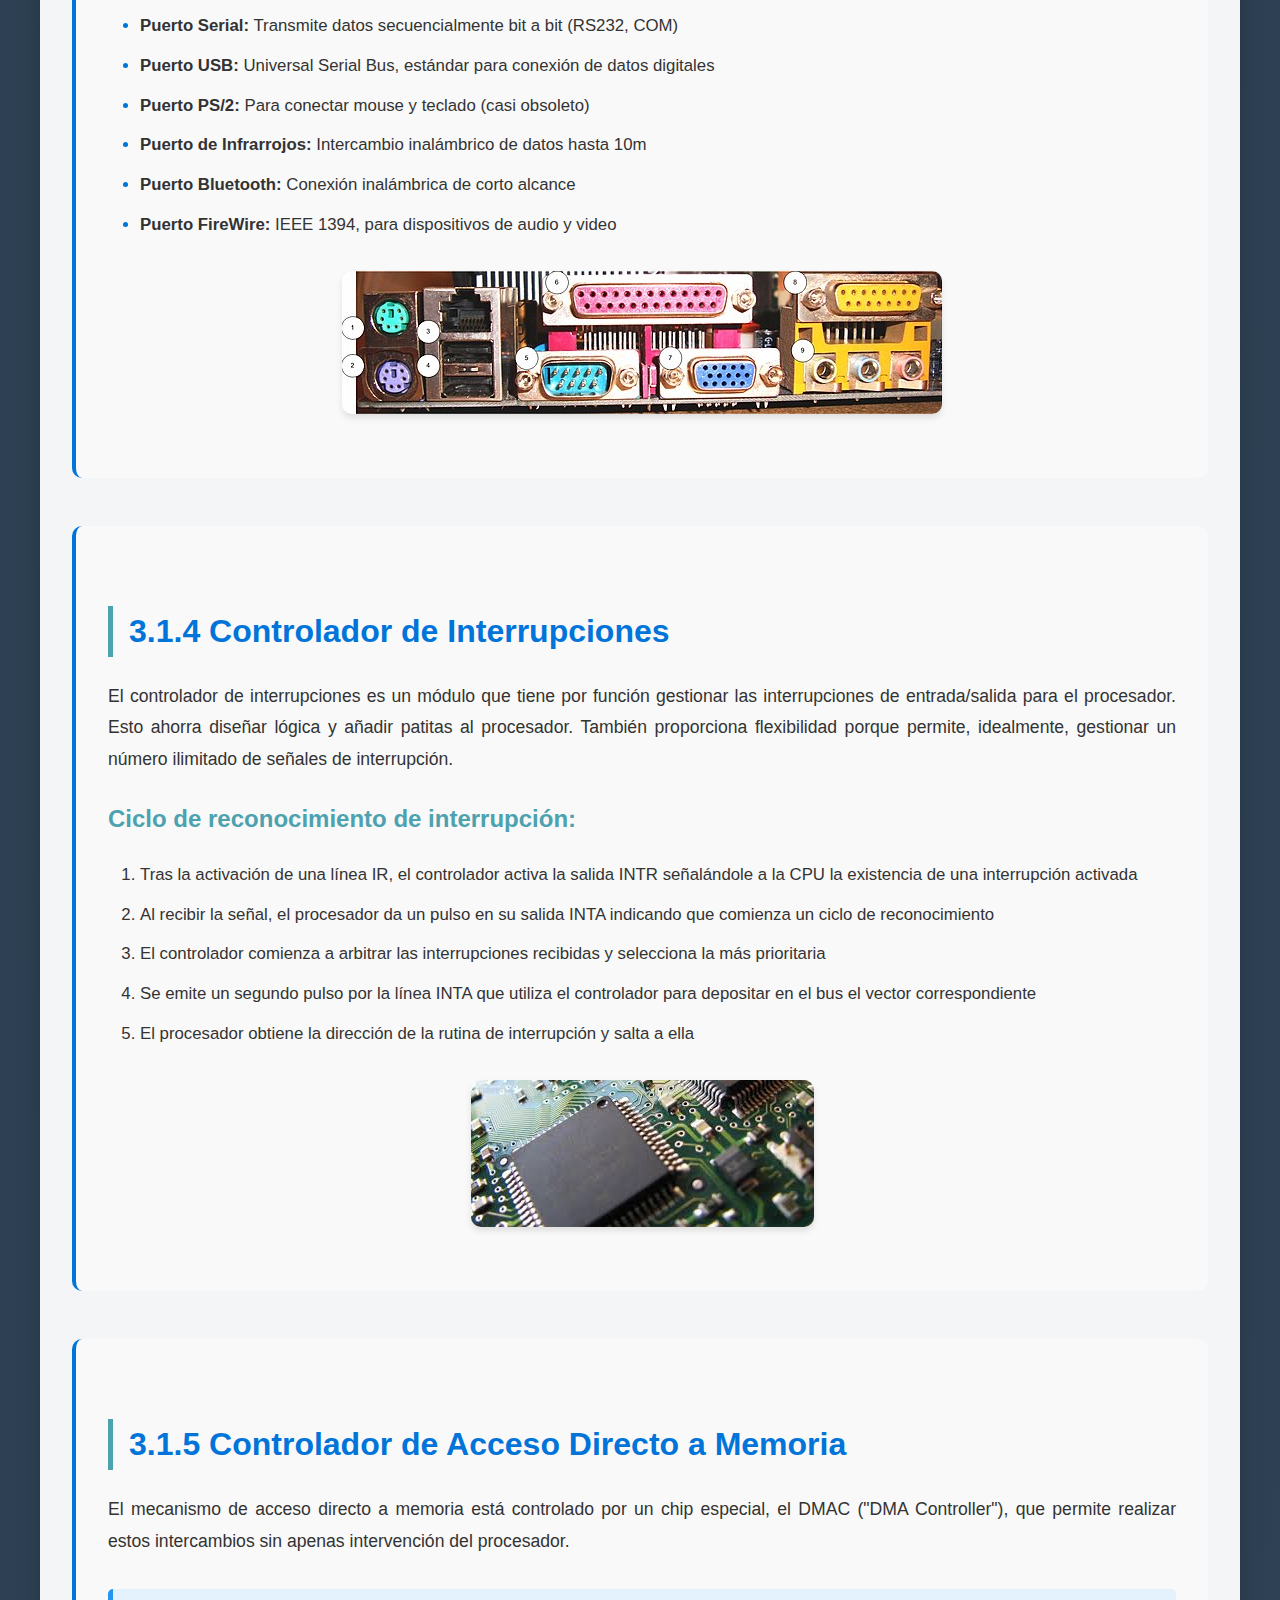
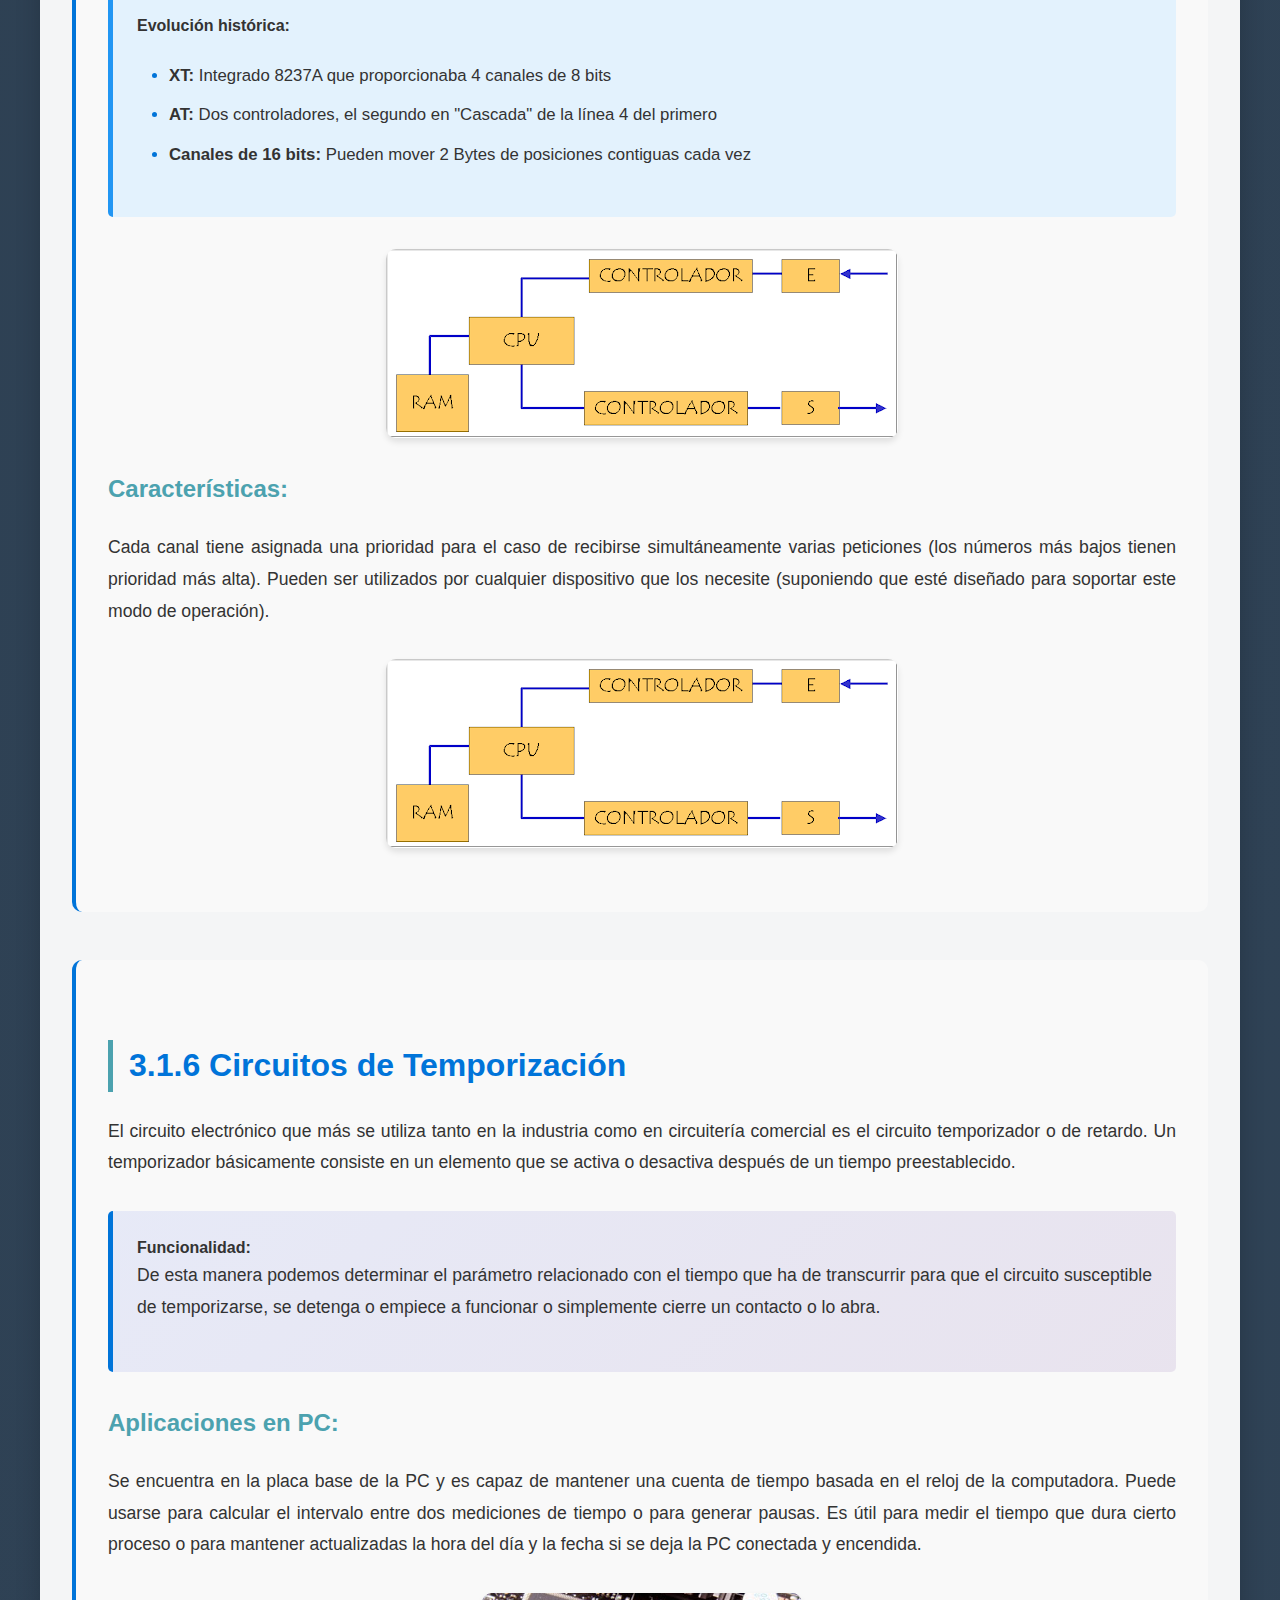
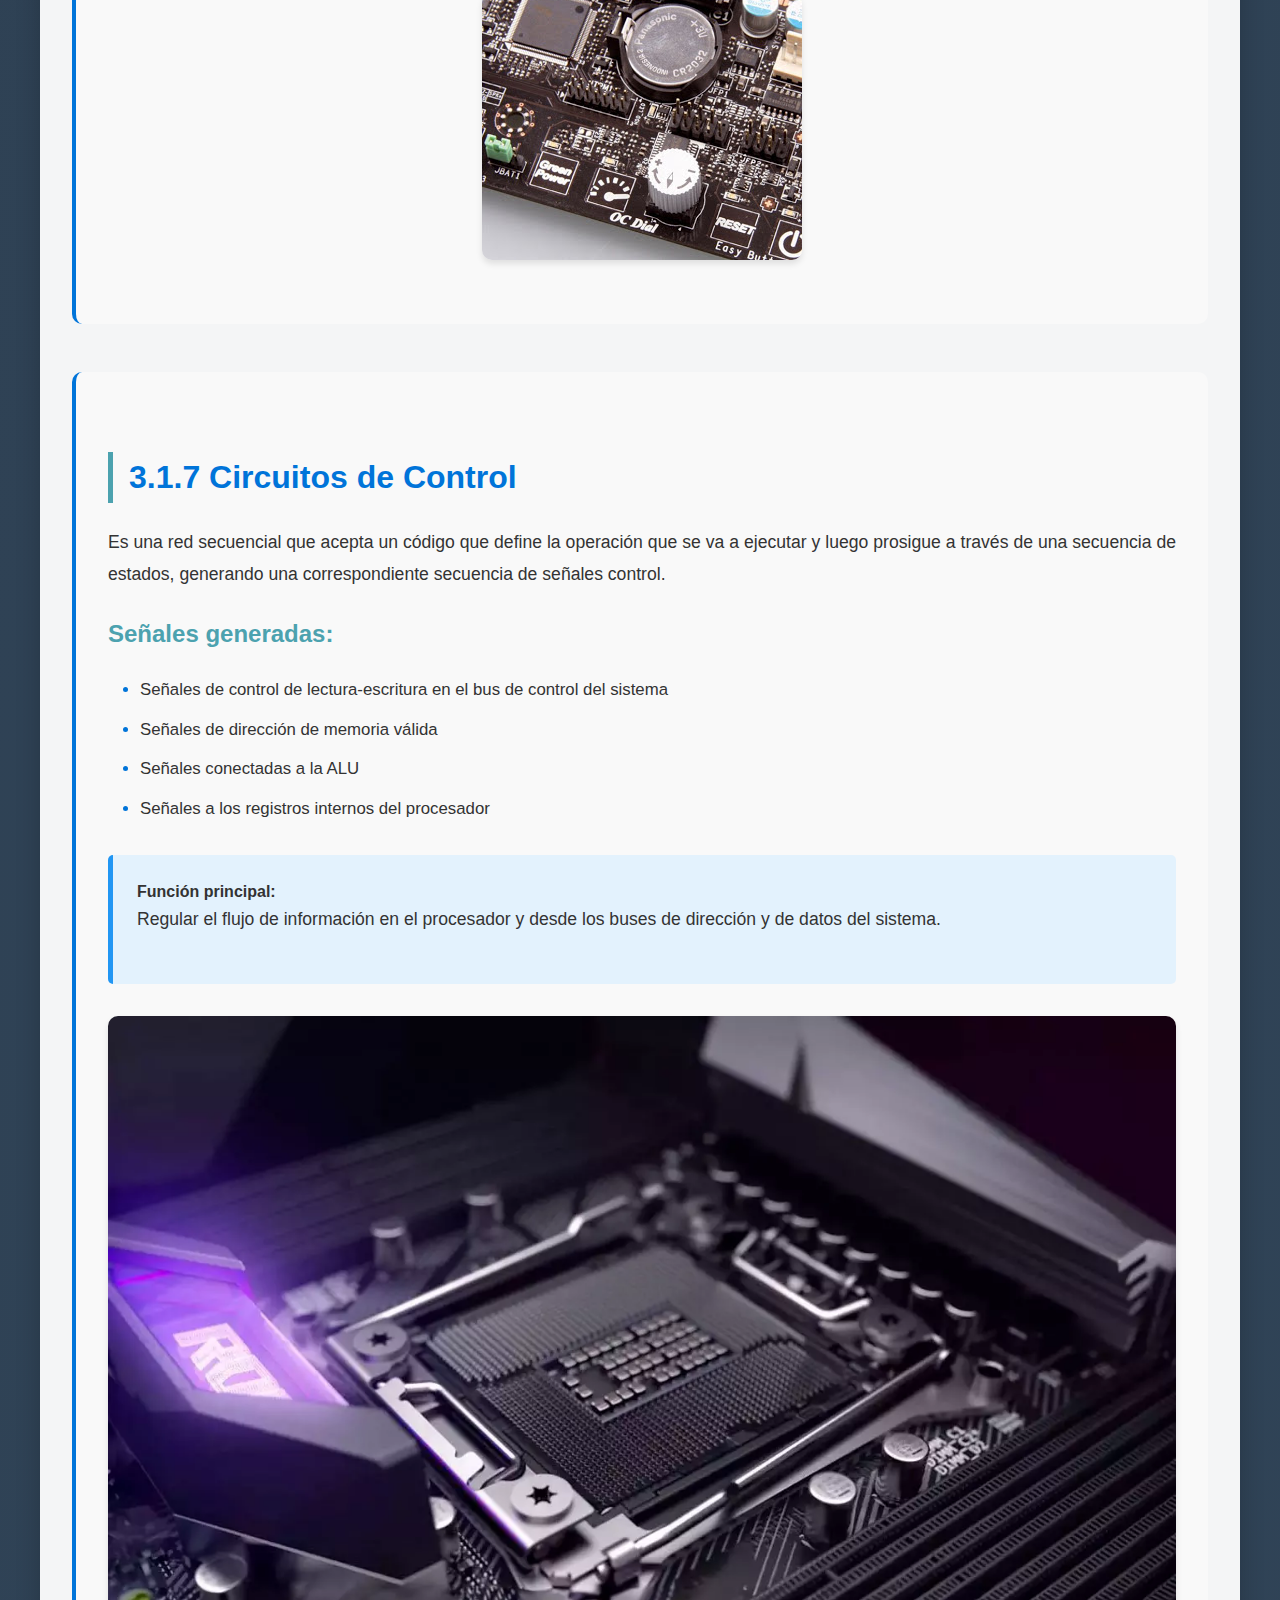
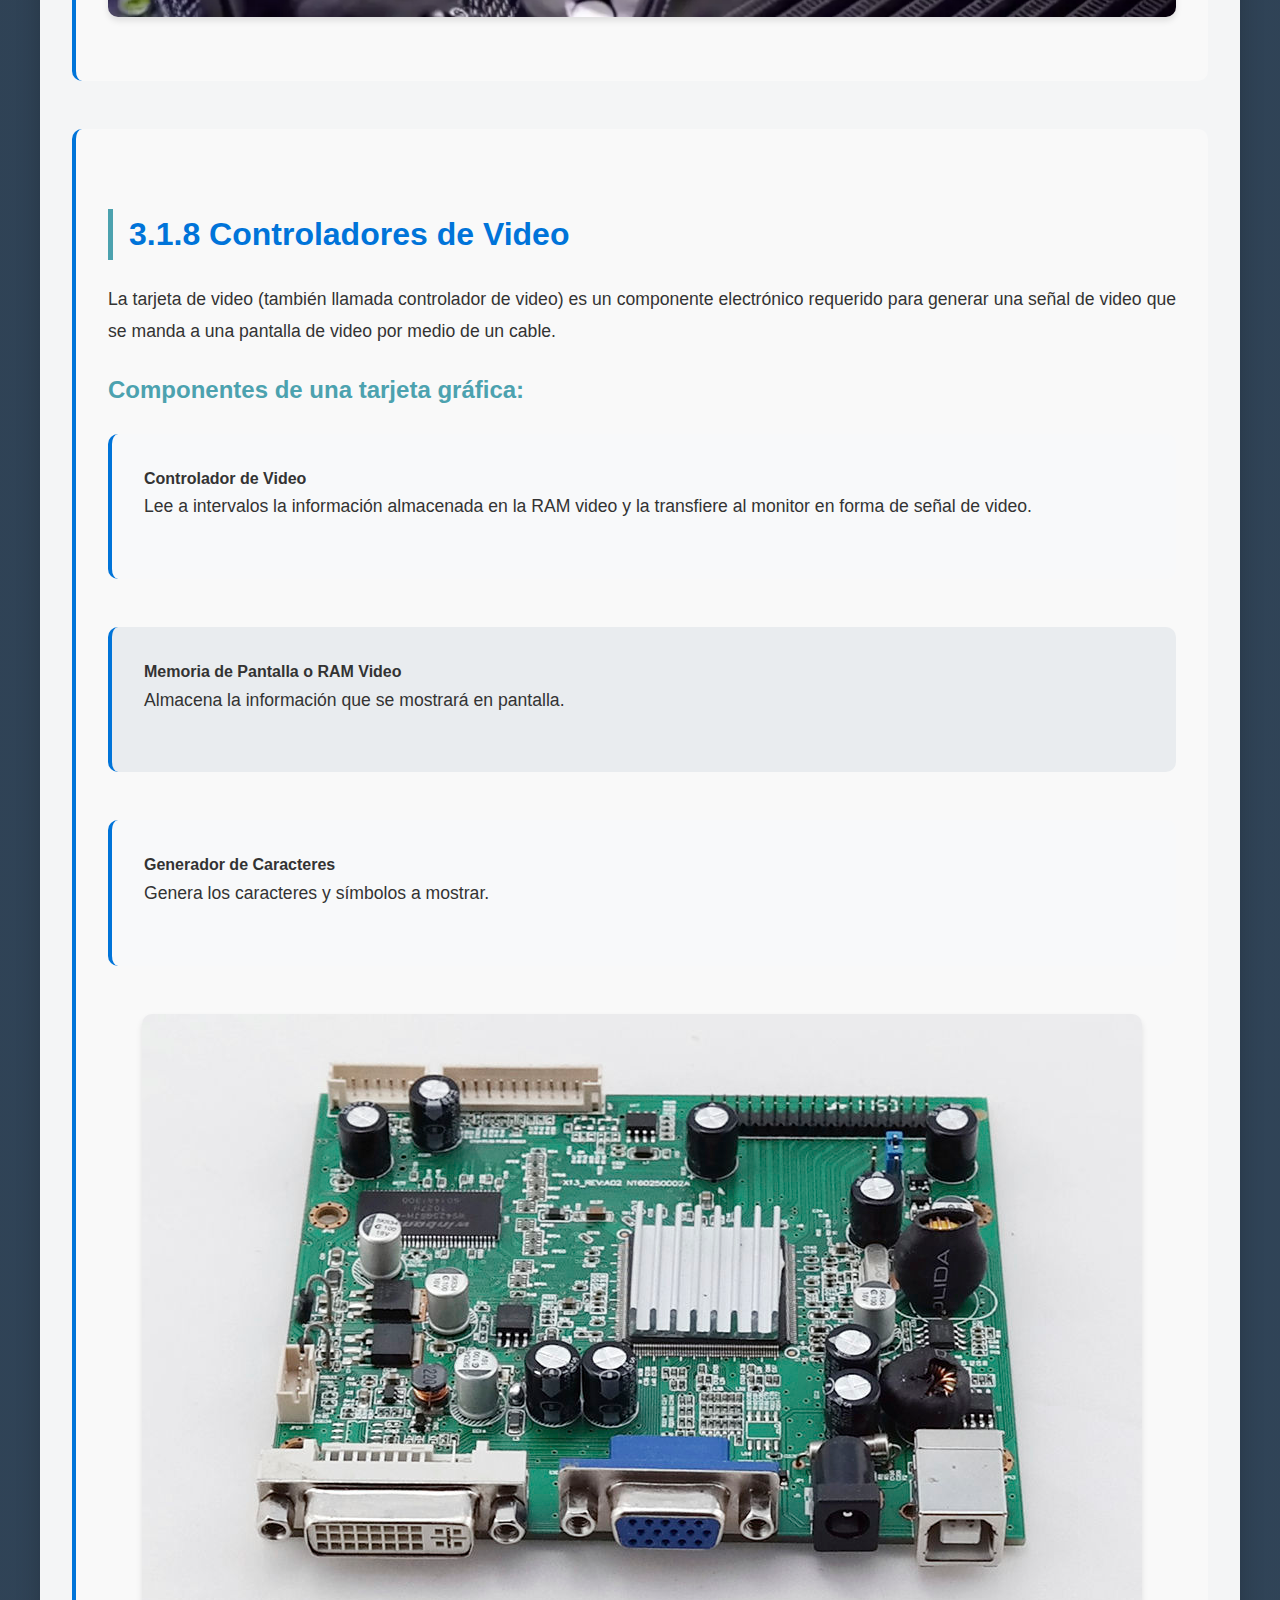
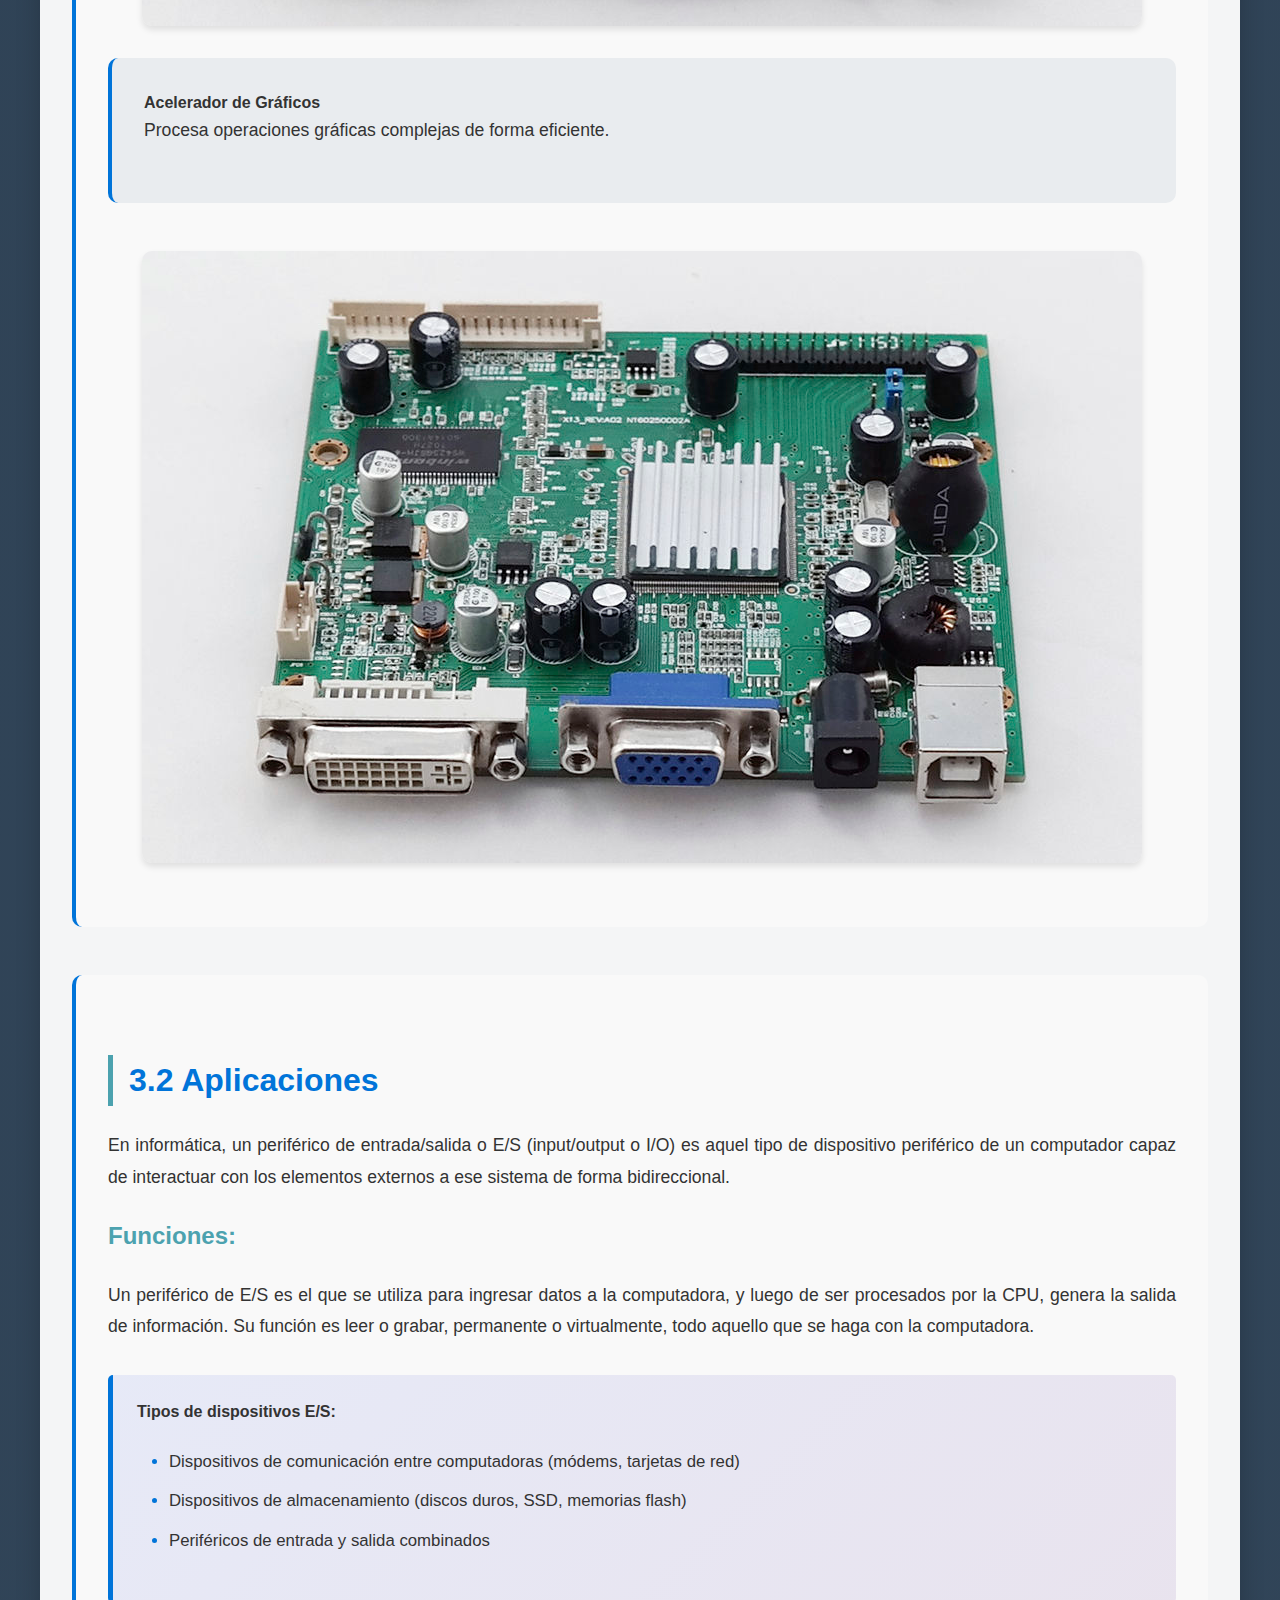
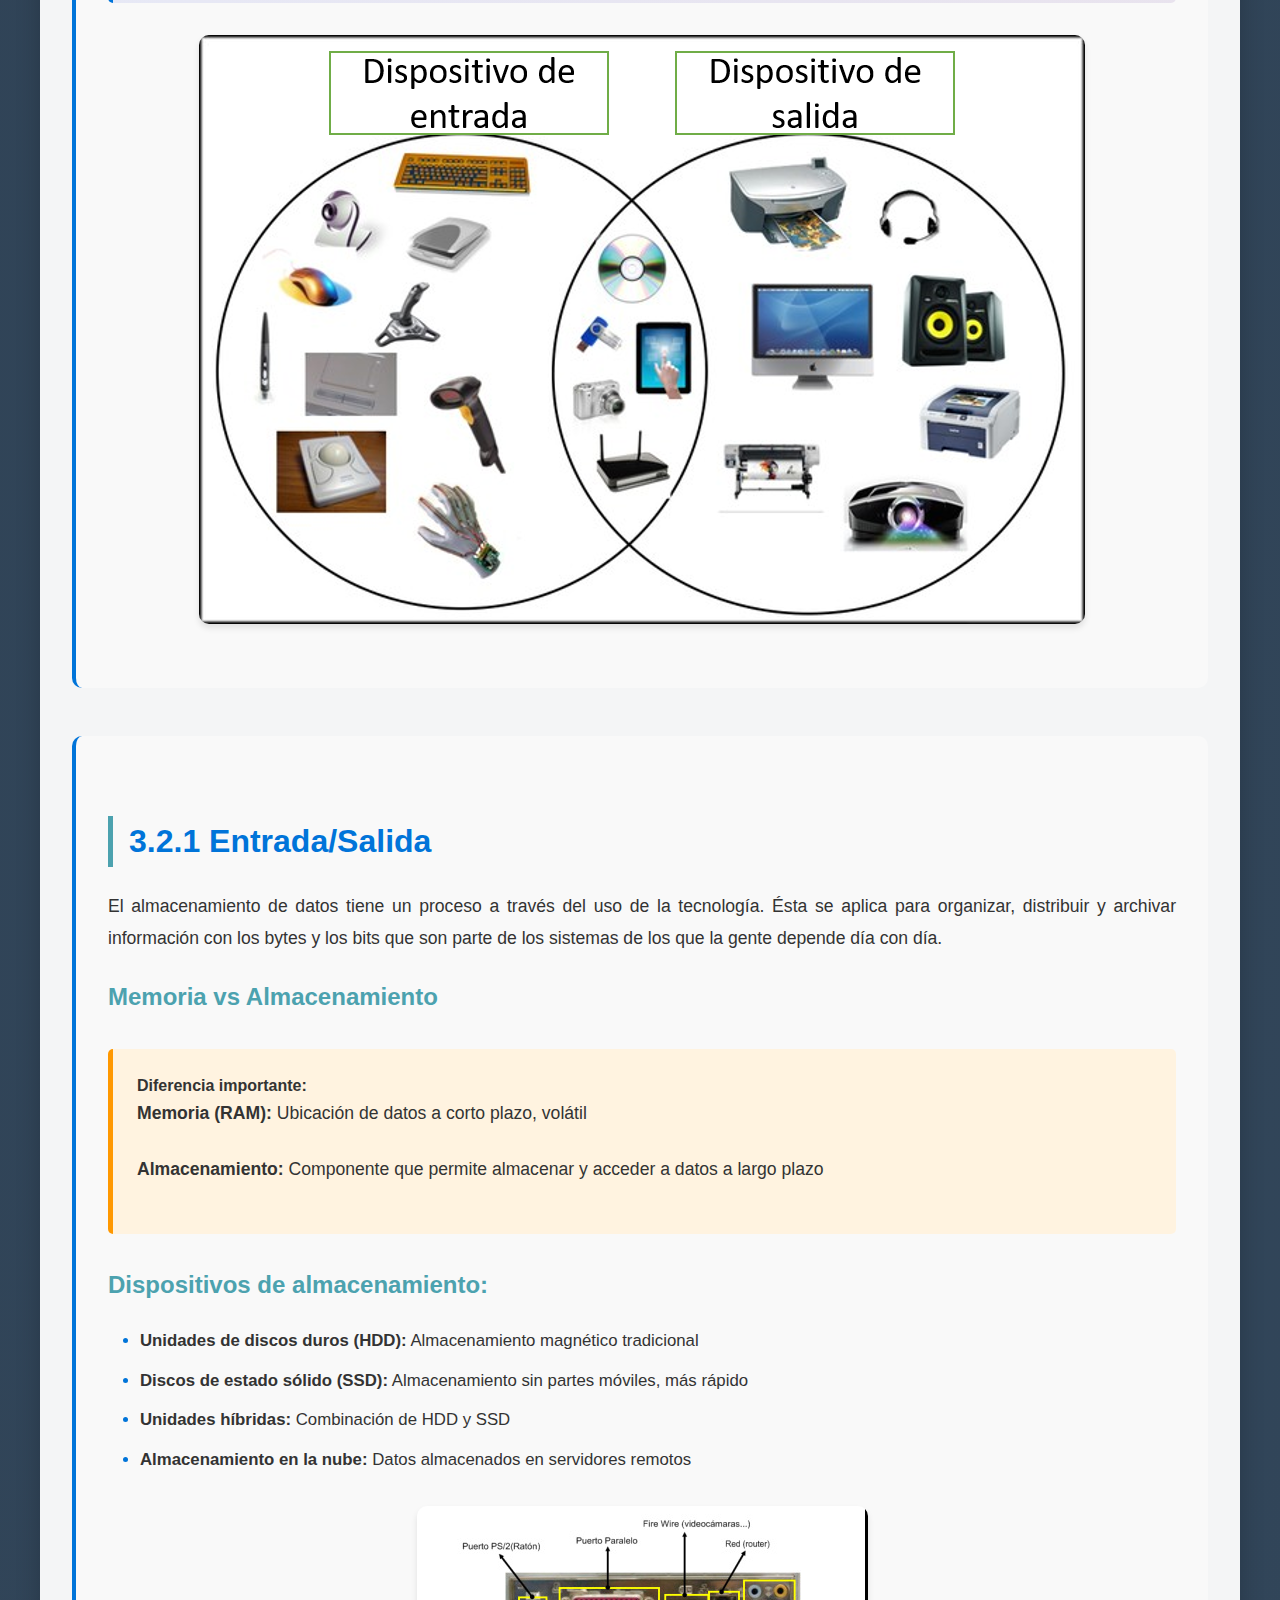
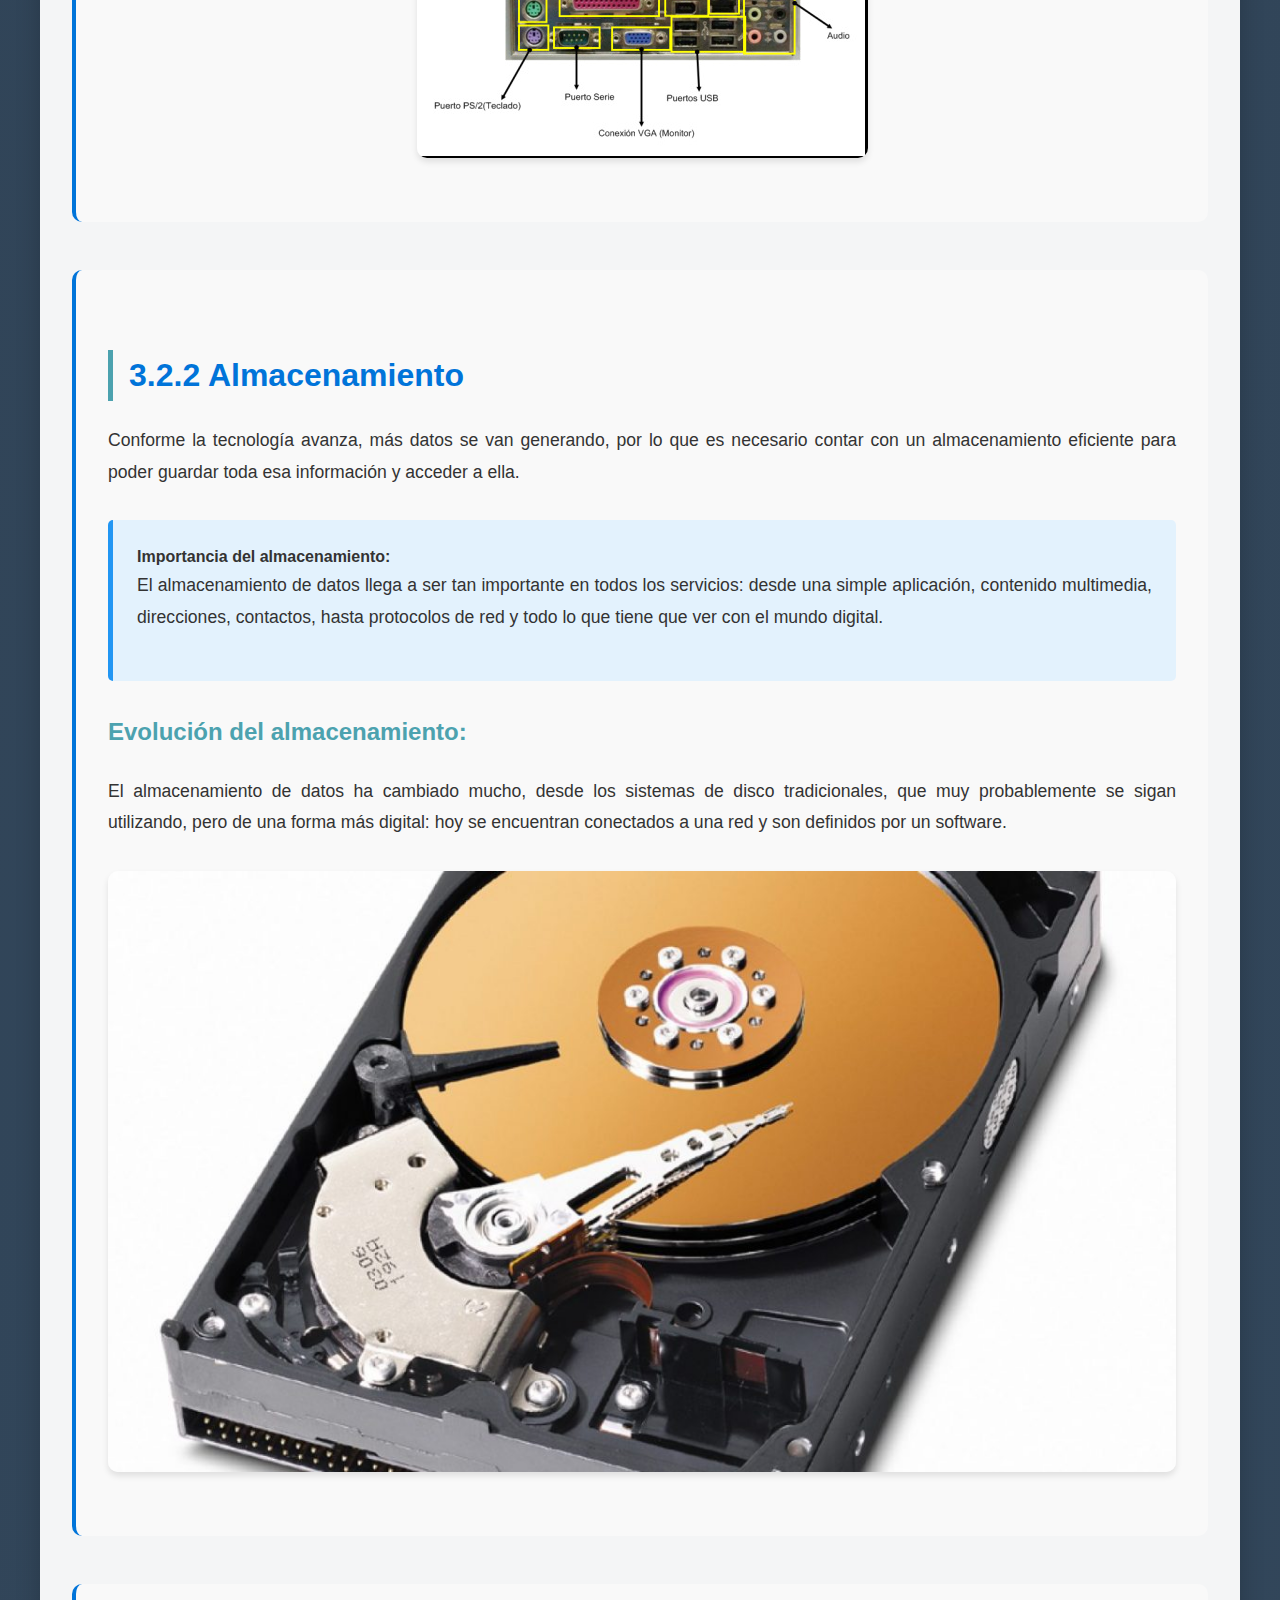
<file: Unidad3.html>
<!DOCTYPE html>
<html lang="es">

<head>
    <meta charset="UTF-8">
    <meta name="viewport" content="width=device-width, initial-scale=1.0">
    <title>Unidad 3 - Selección de Componentes</title>
    <link rel="stylesheet" href="styles.css">
    <link rel="stylesheet" href="unidades.css">
</head>

<body>
    <!-- Navbar -->
    <nav class="navbar">
        <div class="nav-container">
            <a href="index.html" class="nav-brand">Arquitectura de Computadoras</a>
            <div class="nav-menu">
                <a href="index.html" class="nav-link">Inicio</a>
                <a href="Unidad1.html" class="nav-link">Unidad 1</a>
                <a href="Unidad2.html" class="nav-link">Unidad 2</a>
                <a href="Unidad3.html" class="nav-link active">Unidad 3</a>
                <a href="Unidad4.html" class="nav-link">Unidad 4</a>
                <a href="Practicas.html" class="nav-link">Prácticas</a>
            </div>
        </div>
    </nav>

    <!-- Contenido principal -->
    <div class="content-wrapper fade-in">
        <h1>Unidad 3: Selección de Componentes para el Montaje de una PC</h1>
        <!-- Sección 3.1 -->
        <section id="3.1" class="content-section slide-in-left">
            <h2>3.1 Chipset</h2>
            <p>
                Un chipset es el conjunto de circuitos integrados diseñados con base en la arquitectura de un procesador,
                permitiendo que ese tipo de procesadores funcionen en una placa base. Sirven de puente de comunicación 
                con el resto de componentes de la placa, como son la memoria, las tarjetas de expansión, los puertos 
                USB, ratón, teclado, etc.
            </p>

            <div class="highlight-box">
                <strong>Componentes principales:</strong>
                <p>Las placas base modernas suelen incluir dos integrados principales:</p>
                <ul>
                    <li><strong>Puente Norte:</strong> Gestiona comunicación con CPU, RAM y tarjeta gráfica</li>
                    <li><strong>Puente Sur:</strong> Maneja dispositivos de E/S y almacenamiento</li>
                </ul>
                <p><em>Nota: Las últimas placas base carecen de puente norte, ya que los procesadores de última 
                generación lo llevan integrado.</em></p>
            </div>

            <h3>Funcionamiento</h3>
            <p>
                El chipset es el que hace posible que la placa base funcione como eje del sistema, dando soporte a 
                varios componentes e interconectándolos de forma que se comuniquen entre ellos haciendo uso de diversos 
                buses.
            </p>
            <p>
                Es uno de los pocos elementos que tiene conexión directa con el procesador, gestiona la mayor parte de 
                la información que entra y sale por el bus principal del procesador, del sistema de vídeo y muchas veces 
                de la memoria RAM.
            </p>
            <img src="Images/Chipset.jpg" alt="Chipset">
        </section>

        <!-- Sección 3.1.1 -->
        <section id="3.1.1" class="content-section">
            <h2>3.1.1 Unidad de Procesamiento</h2>
            <p>
                La unidad central de procesamiento (CPU - Central Processing Unit) es el hardware dentro de una
                computadora u otros dispositivos programables. Su trabajo es interpretar las instrucciones de un 
                programa informático mediante la realización de las operaciones básicas aritméticas, lógicas y externas.
            </p>

            <h3>Componentes de la CPU:</h3>
            <div class="content-section" style="background: #f8f9fa;">
                <h4>Unidad Aritmético Lógica (ALU)</h4>
                <p>Realiza operaciones aritméticas y lógicas.</p>
            </div>

            <div class="content-section" style="background: #e9ecef;">
                <h4>Unidad de Control (CU)</h4>
                <p>Dirige el tráfico de información entre los registros de la CPU y conecta con la ALU las 
                instrucciones extraídas de la memoria.</p>
            </div>

            <div class="content-section" style="background: #f8f9fa;">
                <h4>Registros Internos</h4>
                <p>No accesibles (de instrucción, de bus de datos y bus de dirección) y accesibles de uso específico 
                (contador programa, puntero pila, acumulador, flags, etc.) o de uso general.</p>
            </div>
            <img src="Images/ucp.jpg" alt="Unidad Central de Procesamiento">
        </section>

        <!-- Sección 3.1.2 -->
        <section id="3.1.2" class="content-section">
            <h2>3.1.2 Controlador del Bus</h2>
            <p>
                El controlador del bus se encarga de la frecuencia de funcionamiento y las señales de sincronismo,
                temporización y control. Está ubicado en un chip en la placa base.
            </p>
            <p>
                El bus es la vía a través de la que se van a transmitir y recibir todas las comunicaciones, tanto 
                internas como externas, del sistema informático. El bus es solamente un dispositivo de transferencia 
                de información entre los componentes conectados a él, no almacena información alguna en ningún momento.
            </p>
            <div class="info-box">
                <strong>Funcionamiento:</strong>
                <p>Los datos, en forma de señal eléctrica, sólo permanecen en el bus el tiempo que necesitan en 
                recorrer la distancia entre los dos componentes implicados en la transferencia.</p>
            </div>
            <img src="Images/Controladordebus.jpg" alt="Controlador del Bus">
        </section>

        <!-- Sección 3.1.3 -->
        <section id="3.1.3" class="content-section">
            <h2>3.1.3 Puerta de Entrada/Salida</h2>
            <p>
                Un puerto de E/S es un enchufe en una computadora al que se conecta un cable. El puerto conecta la 
                CPU a un dispositivo periférico a través de una interfaz de hardware o a la red a través de una 
                interfaz de red.
            </p>

            <h3>Tipos de puertos:</h3>

            <div class="highlight-box">
                <h4>Puerto Interno</h4>
                <p>Conecta la placa base a dispositivos internos como unidad de disco duro, unidad de CD, módem 
                interno, etc.</p>
            </div>

            <div class="highlight-box">
                <h4>Puerto Externo</h4>
                <p>Conecta la placa base a dispositivos externos como módem, mouse, impresora, unidades flash, etc.</p>
            </div>

            <h3>Principales tipos de puertos:</h3>
            <ul>
                <li><strong>Puerto Serial:</strong> Transmite datos secuencialmente bit a bit (RS232, COM)</li>
                <li><strong>Puerto USB:</strong> Universal Serial Bus, estándar para conexión de datos digitales</li>
                <li><strong>Puerto PS/2:</strong> Para conectar mouse y teclado (casi obsoleto)</li>
                <li><strong>Puerto de Infrarrojos:</strong> Intercambio inalámbrico de datos hasta 10m</li>
                <li><strong>Puerto Bluetooth:</strong> Conexión inalámbrica de corto alcance</li>
                <li><strong>Puerto FireWire:</strong> IEEE 1394, para dispositivos de audio y video</li>
            </ul>
            <img src="Images/puertos.jpg" alt="Puertos de Entrada/Salida">
        </section>

        <!-- Sección 3.1.4 -->
        <section id="3.1.4" class="content-section">
            <h2>3.1.4 Controlador de Interrupciones</h2>
            <p>
                El controlador de interrupciones es un módulo que tiene por función gestionar las interrupciones de
                entrada/salida para el procesador. Esto ahorra diseñar lógica y añadir patitas al procesador. También
                proporciona flexibilidad porque permite, idealmente, gestionar un número ilimitado de señales de 
                interrupción.
            </p>

            <h3>Ciclo de reconocimiento de interrupción:</h3>
            <ol>
                <li>Tras la activación de una línea IR, el controlador activa la salida INTR señalándole a la CPU 
                la existencia de una interrupción activada</li>
                <li>Al recibir la señal, el procesador da un pulso en su salida INTA indicando que comienza un 
                ciclo de reconocimiento</li>
                <li>El controlador comienza a arbitrar las interrupciones recibidas y selecciona la más prioritaria</li>
                <li>Se emite un segundo pulso por la línea INTA que utiliza el controlador para depositar en el bus 
                el vector correspondiente</li>
                <li>El procesador obtiene la dirección de la rutina de interrupción y salta a ella</li>
            </ol>
            <img src="Images/cinterrupciones.jpg" alt="Controlador de Interrupciones">
        </section>

        <!-- Sección 3.1.5 -->
        <section id="3.1.5" class="content-section">
            <h2>3.1.5 Controlador de Acceso Directo a Memoria</h2>
            <p>
                El mecanismo de acceso directo a memoria está controlado por un chip especial, el DMAC ("DMA Controller"),
                que permite realizar estos intercambios sin apenas intervención del procesador.
            </p>

            <div class="info-box">
                <strong>Evolución histórica:</strong>
                <ul>
                    <li><strong>XT:</strong> Integrado 8237A que proporcionaba 4 canales de 8 bits</li>
                    <li><strong>AT:</strong> Dos controladores, el segundo en "Cascada" de la línea 4 del primero</li>
                    <li><strong>Canales de 16 bits:</strong> Pueden mover 2 Bytes de posiciones contiguas cada vez</li>
                </ul>
            </div>
            <img src="Images/cadm.jpg" alt="Controlador de Acceso Directo a Memoria">

            <h3>Características:</h3>
            <p>
                Cada canal tiene asignada una prioridad para el caso de recibirse simultáneamente varias peticiones 
                (los números más bajos tienen prioridad más alta). Pueden ser utilizados por cualquier dispositivo 
                que los necesite (suponiendo que esté diseñado para soportar este modo de operación).
            </p>
            <img src="Images/cadm.jpg" alt="Controlador de Acceso Directo a Memoria">
        </section>

        <!-- Sección 3.1.6 -->
        <section id="3.1.6" class="content-section">
            <h2>3.1.6 Circuitos de Temporización</h2>
            <p>
                El circuito electrónico que más se utiliza tanto en la industria como en circuitería comercial es el
                circuito temporizador o de retardo. Un temporizador básicamente consiste en un elemento que se activa 
                o desactiva después de un tiempo preestablecido.
            </p>

            <div class="highlight-box">
                <strong>Funcionalidad:</strong>
                <p>De esta manera podemos determinar el parámetro relacionado con el tiempo que ha de transcurrir para 
                que el circuito susceptible de temporizarse, se detenga o empiece a funcionar o simplemente cierre un 
                contacto o lo abra.</p>
            </div>

            <h3>Aplicaciones en PC:</h3>
            <p>
                Se encuentra en la placa base de la PC y es capaz de mantener una cuenta de tiempo basada en el reloj 
                de la computadora. Puede usarse para calcular el intervalo entre dos mediciones de tiempo o para 
                generar pausas. Es útil para medir el tiempo que dura cierto proceso o para mantener actualizadas la 
                hora del día y la fecha si se deja la PC conectada y encendida.
            </p>
            <img src="Images/temporizacion.jpg" alt="Circuitos de Temporización">
        </section>

        <!-- Sección 3.1.7 -->
        <section id="3.1.7" class="content-section">
            <h2>3.1.7 Circuitos de Control</h2>
            <p>
                Es una red secuencial que acepta un código que define la operación que se va a ejecutar y luego 
                prosigue a través de una secuencia de estados, generando una correspondiente secuencia de señales 
                control.
            </p>

            <h3>Señales generadas:</h3>
            <ul>
                <li>Señales de control de lectura-escritura en el bus de control del sistema</li>
                <li>Señales de dirección de memoria válida</li>
                <li>Señales conectadas a la ALU</li>
                <li>Señales a los registros internos del procesador</li>
            </ul>

            <div class="info-box">
                <strong>Función principal:</strong>
                <p>Regular el flujo de información en el procesador y desde los buses de dirección y de datos del 
                sistema.</p>
            </div>
            <img src="Images/contol.jpg" alt="Circuitos de Control">
        </section>

        <!-- Sección 3.1.8 -->
        <section id="3.1.8" class="content-section">
            <h2>3.1.8 Controladores de Video</h2>
            <p>
                La tarjeta de video (también llamada controlador de video) es un componente electrónico requerido para
                generar una señal de video que se manda a una pantalla de video por medio de un cable.
            </p>

            <h3>Componentes de una tarjeta gráfica:</h3>
            <div class="content-section" style="background: #f8f9fa;">
                <h4>Controlador de Video</h4>
                <p>Lee a intervalos la información almacenada en la RAM video y la transfiere al monitor en forma de 
                señal de video.</p>
            </div>

            <div class="content-section" style="background: #e9ecef;">
                <h4>Memoria de Pantalla o RAM Video</h4>
                <p>Almacena la información que se mostrará en pantalla.</p>
            </div>

            <div class="content-section" style="background: #f8f9fa;">
                <h4>Generador de Caracteres</h4>
                <p>Genera los caracteres y símbolos a mostrar.</p>
            </div>
            <img src="Images/video.jpg" alt="Controladores de Video">

            <div class="content-section" style="background: #e9ecef;">
                <h4>Acelerador de Gráficos</h4>
                <p>Procesa operaciones gráficas complejas de forma eficiente.</p>
            </div>
            <img src="Images/video.jpg" alt="Controladores de Video">
        </section>

        <!-- Sección 3.2 -->
        <section id="3.2" class="content-section">
            <h2>3.2 Aplicaciones</h2>
            <p>
                En informática, un periférico de entrada/salida o E/S (input/output o I/O) es aquel tipo de
                dispositivo periférico de un computador capaz de interactuar con los elementos externos a ese sistema 
                de forma bidireccional.
            </p>

            <h3>Funciones:</h3>
            <p>
                Un periférico de E/S es el que se utiliza para ingresar datos a la computadora, y luego de ser 
                procesados por la CPU, genera la salida de información. Su función es leer o grabar, permanente o 
                virtualmente, todo aquello que se haga con la computadora.
            </p>

            <div class="highlight-box">
                <strong>Tipos de dispositivos E/S:</strong>
                <ul>
                    <li>Dispositivos de comunicación entre computadoras (módems, tarjetas de red)</li>
                    <li>Dispositivos de almacenamiento (discos duros, SSD, memorias flash)</li>
                    <li>Periféricos de entrada y salida combinados</li>
                </ul>
            </div>
            <img src="Images/ES..jpg" alt="Entrada/Salida">
        </section>

        <!-- Sección 3.2.1 -->
        <section id="3.2.1" class="content-section">
            <h2>3.2.1 Entrada/Salida</h2>
            <p>
                El almacenamiento de datos tiene un proceso a través del uso de la tecnología. Ésta se aplica para
                organizar, distribuir y archivar información con los bytes y los bits que son parte de los sistemas 
                de los que la gente depende día con día.
            </p>

            <h3>Memoria vs Almacenamiento</h3>
            <div class="warning-box">
                <strong>Diferencia importante:</strong>
                <p><strong>Memoria (RAM):</strong> Ubicación de datos a corto plazo, volátil</p>
                <p><strong>Almacenamiento:</strong> Componente que permite almacenar y acceder a datos a largo plazo</p>
            </div>

            <h3>Dispositivos de almacenamiento:</h3>
            <ul>
                <li><strong>Unidades de discos duros (HDD):</strong> Almacenamiento magnético tradicional</li>
                <li><strong>Discos de estado sólido (SSD):</strong> Almacenamiento sin partes móviles, más rápido</li>
                <li><strong>Unidades híbridas:</strong> Combinación de HDD y SSD</li>
                <li><strong>Almacenamiento en la nube:</strong> Datos almacenados en servidores remotos</li>
            </ul>
            <img src="Images/ESC.jpg" alt="Entrada/Salida de Datos">
        </section>

        <!-- Sección 3.2.2 -->
        <section id="3.2.2" class="content-section">
            <h2>3.2.2 Almacenamiento</h2>
            <p>
                Conforme la tecnología avanza, más datos se van generando, por lo que es necesario contar con un
                almacenamiento eficiente para poder guardar toda esa información y acceder a ella.
            </p>

            <div class="info-box">
                <strong>Importancia del almacenamiento:</strong>
                <p>El almacenamiento de datos llega a ser tan importante en todos los servicios: desde una simple 
                aplicación, contenido multimedia, direcciones, contactos, hasta protocolos de red y todo lo que tiene 
                que ver con el mundo digital.</p>
            </div>

            <h3>Evolución del almacenamiento:</h3>
            <p>
                El almacenamiento de datos ha cambiado mucho, desde los sistemas de disco tradicionales, que muy 
                probablemente se sigan utilizando, pero de una forma más digital: hoy se encuentran conectados a una 
                red y son definidos por un software.
            </p>
            <img src="Images/Almacenamiento.jpeg" alt="Dispositivos de Almacenamiento">
        </section>

        <!-- Sección 3.2.3 -->
        <section id="3.2.3" class="content-section">
            <h2>3.2.3 Fuentes de Alimentación</h2>
            <p>
                Una fuente de alimentación es un componente esencial de cualquier dispositivo electrónico ya que es 
                ella quien se encarga de darle vida. En cualquier equipo, por pequeño que sea, siempre hay una fuente 
                de alimentación.
            </p>

            <h3>Función de la fuente de alimentación:</h3>
            <p>
                Siguiendo con el tema de los ordenadores de sobremesa, la fuente de alimentación da energía a la placa 
                base, CPU, tarjetas gráficas, HDDs, SSDs, ventiladores, lectores de CDs. En resumen, alimenta a todo 
                lo que necesite energía, para ello hace uso de diferentes tipos de cables.
            </p>

            <h3>Tipos de conectores:</h3>
            <ul>
                <li><strong>Conectores SATA:</strong> Para SSDs y HDDs</li>
                <li><strong>Conector ATX 24 pines:</strong> Para la placa base</li>
                <li><strong>Conectores PCIe:</strong> Para tarjetas gráficas</li>
                <li><strong>Conectores Molex:</strong> Para ventiladores y dispositivos antiguos</li>
                <li><strong>Conector CPU 4/8 pines:</strong> Alimentación del procesador</li>
            </ul>

            <div class="highlight-box">
                <strong>Sistemas de protección:</strong>
                <p>Las fuentes de alimentación modernas incluyen múltiples sistemas de protección: sobrevoltaje, 
                cortocircuito, sobrecarga y sobretemperatura, protegiendo así todos los componentes del sistema.</p>
            </div>

            <div class="info-box">
                <strong>Fuentes pasivas:</strong>
                <p>Existen fuentes de alimentación que no requieren de ventilación, por lo que su refrigeración es 
                completamente pasiva. Estos modelos suelen ser fuentes de medio-bajo voltaje con una alta eficiencia.</p>
            </div>
        </section>

        <!-- Sección 3.3 -->
        <section id="3.3" class="content-section">
            <h2>3.3 Ambientes de Servicio</h2>
            <p>
                El negocio de proveer servicios de datos es mucho más complejo que la forma en la que se dan los
                tradicionales servicios. Los primeros requieren de nuevos conocimientos y modelos de negocio, que con 
                frecuencia se termina involucrando o necesitando la colaboración de terceras empresas.
            </p>
            <div class="warning-box">
                <strong>Transformación necesaria:</strong>
                <p>Se hace necesario que los operadores tradicionales transformen su negocio para ofrecer los 
                servicios de datos con los niveles de servicio que el mercado exige.</p>
            </div>
            <img src="Images/Servicio.webp" alt="Ambientes de Servicio">
        </section>

        <!-- Sección 3.3.1 -->
        <section id="3.3.1" class="content-section">
            <h2>3.3.1 Negocios</h2>
            <p>
                Definitivamente, la tecnología en general ha sido la causa principal y la acción más directa para la
                transformación del trabajo de las organizaciones en la posguerra del siglo XX. Tanto los bienes de 
                capital "duros" como los programas y sistemas de información y comunicación en general, han incrementado 
                enormemente la productividad y eficiencia de las organizaciones.
            </p>

            <h3>Ejemplos de aplicación:</h3>
            <ul>
                <li>Bases de datos en redes de todo orden y topología</li>
                <li>Sistemas de reservaciones en aerolíneas</li>
                <li>Sistemas de contabilidad y nóminas</li>
                <li>Archivos clínicos en centros de salud</li>
                <li>Sistemas de conmutación electrónica</li>
                <li>Aplicaciones a procesos administrativos</li>
            </ul>
            <img src="Images/negocios.jpg" alt="Aplicaciones en Negocios">
        </section>

        <!-- Sección 3.3.2 -->
        <section id="3.3.2" class="content-section">
            <h2>3.3.2 Industria</h2>
            <p>
                La industrialización de los servicios de tecnología de información va a redefinir el mercado en 
                términos de cómo las organizaciones evalúan, compran y seleccionan los servicios y cómo los vendedores 
                desarrollan y establecen precios de los servicios.
            </p>

            <div class="highlight-box">
                <strong>Estandarización:</strong>
                <p>Para lograr esta estandarización, se requiere un enfoque hacia las soluciones genéricas y esto debe 
                ser responsabilidad de los proveedores, que deben desarrollar, operar y administrar el resultado de 
                estos genéricos de TI.</p>
            </div>

            <h3>Madurez de la industria:</h3>
            <p>
                Aunque los servicios de TI están en proceso de madurez, la madurez de la industria se ha incrementado 
                en aspectos evidentes, como la forma en que los servicios son implementados y administrados.
            </p>
            <img src="Images/industria.jpg" alt="Aplicaciones en Industria">
        </section>

        <!-- Sección 3.3.3 -->
        <section id="3.3.3" class="content-section">
            <h2>3.3.3 Comercio Electrónico</h2>
            <p>
                El desarrollo de las tecnologías y de las telecomunicaciones ha hecho que los intercambios de datos
                crezcan a niveles extraordinarios, simplificándose cada vez más y creando nuevas formas de comercio. 
                En este marco se desarrolla el Comercio Electrónico.
            </p>

            <div class="info-box">
                <strong>Definición:</strong>
                <p>Se considera "Comercio Electrónico" al conjunto de aquellas transacciones comerciales y financieras
                realizadas a través del procesamiento y la transmisión de información, incluyendo texto, sonido e 
                imagen.</p>
            </div>

            <h3>Ventajas del comercio electrónico:</h3>
            <ul>
                <li>Disponibilidad 24/7</li>
                <li>Alcance global</li>
                <li>Menores costos operativos</li>
                <li>Personalización de la experiencia</li>
                <li>Análisis de datos en tiempo real</li>
                <li>Mayor conveniencia para los clientes</li>
            </ul>
            <img src="Images/comercio.jpeg" alt="Comercio Electrónico">
        </section>

        <!-- Navegación entre unidades -->
        <div class="internal-nav">
            <a href="Unidad2.html" class="nav-button">← Unidad 2</a>
            <a href="index.html" class="nav-button">Inicio</a>
            <a href="Unidad4.html" class="nav-button">Unidad 4 →</a>
        </div>

        <!-- Botón para volver al inicio -->
        <div style="text-align: center;">
            <a href="index.html" class="btn-home">Página Principal</a>
        </div>
    </div>

    <!-- Footer -->
    <footer class="footer">
        <div class="footer-content">
            <p class="footer-name">Luis Angel Espericueta Medina</p>
            <p class="footer-contact">
                <a href="mailto:pespericueta132@gmail.com">pespericueta132@gmail.com</a>
            </p>
        </div>
    </footer>

    <!-- Botón volver arriba -->
    <button onclick="scrollToTop()" id="scrollTopBtn" class="scroll-top-btn" title="Volver arriba">
        ↑
    </button>

    <script src="JS.js"></script>
</body>
</html>
</file>
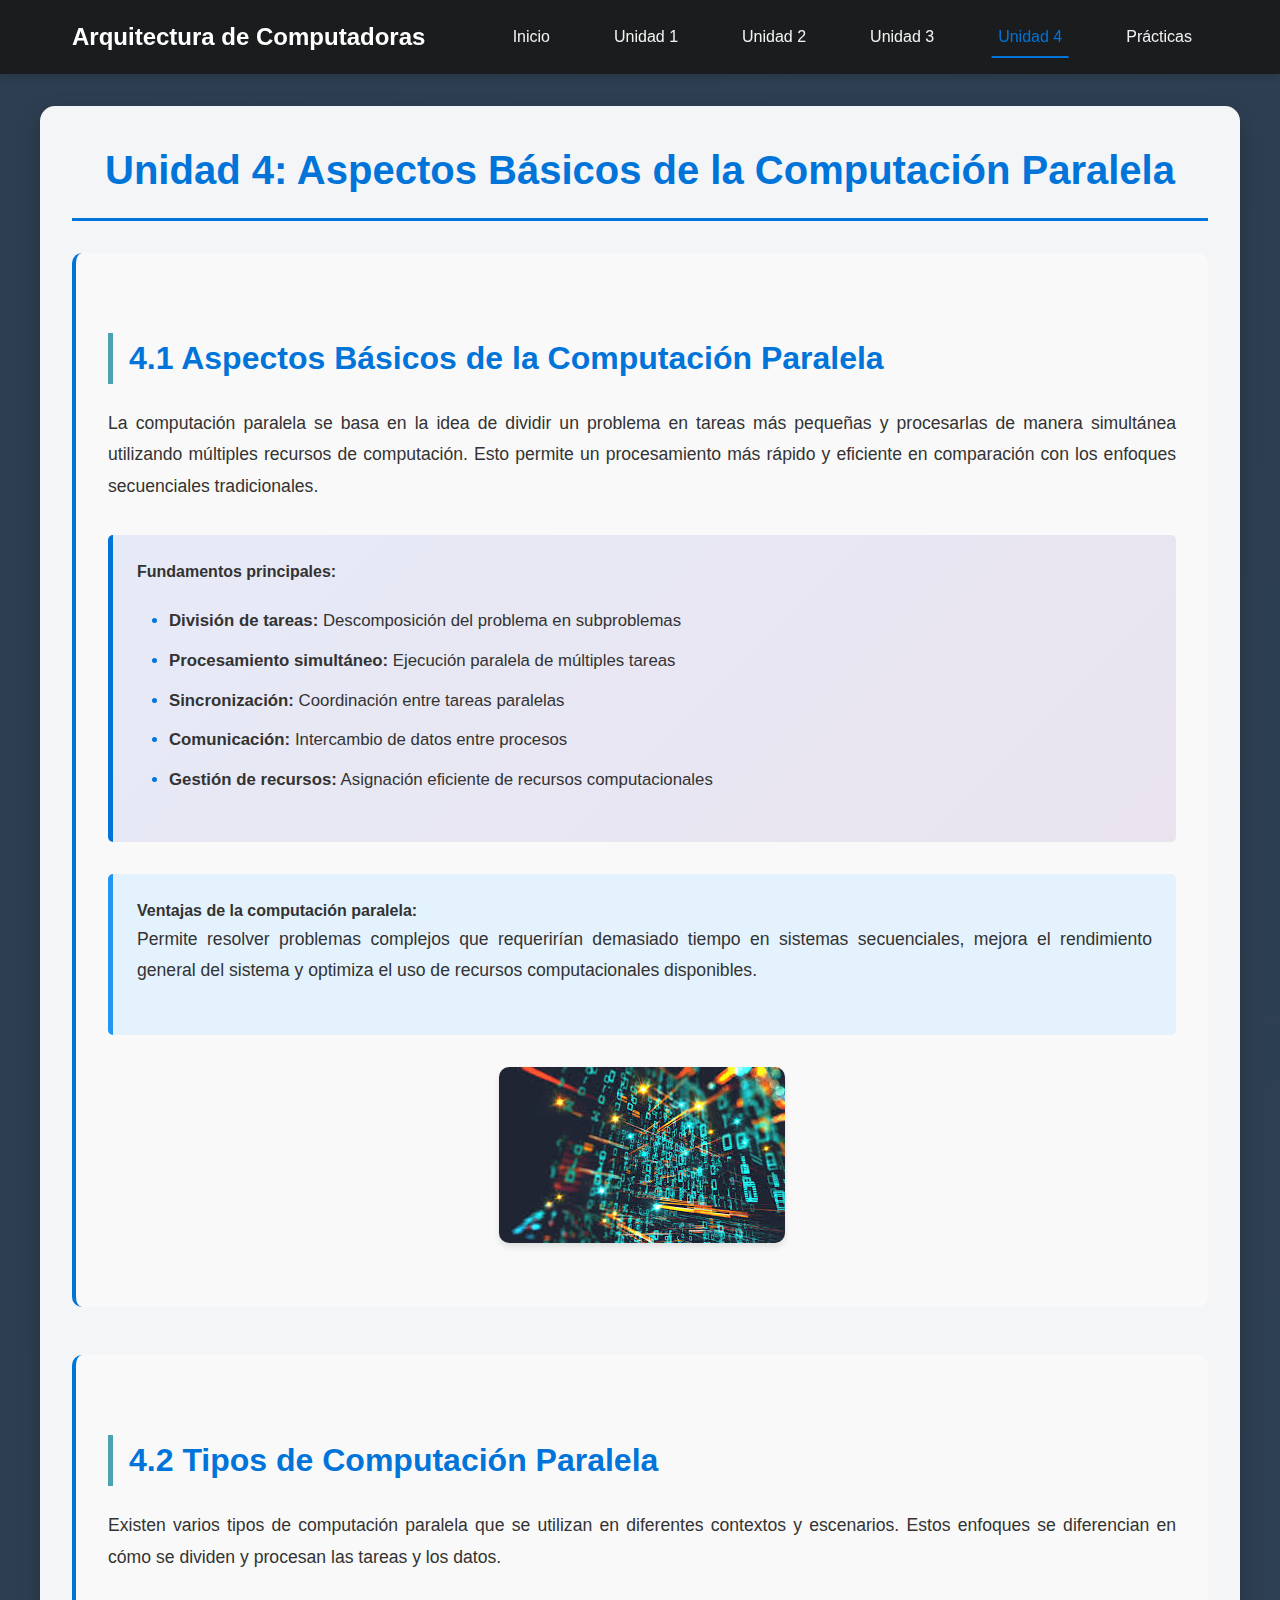
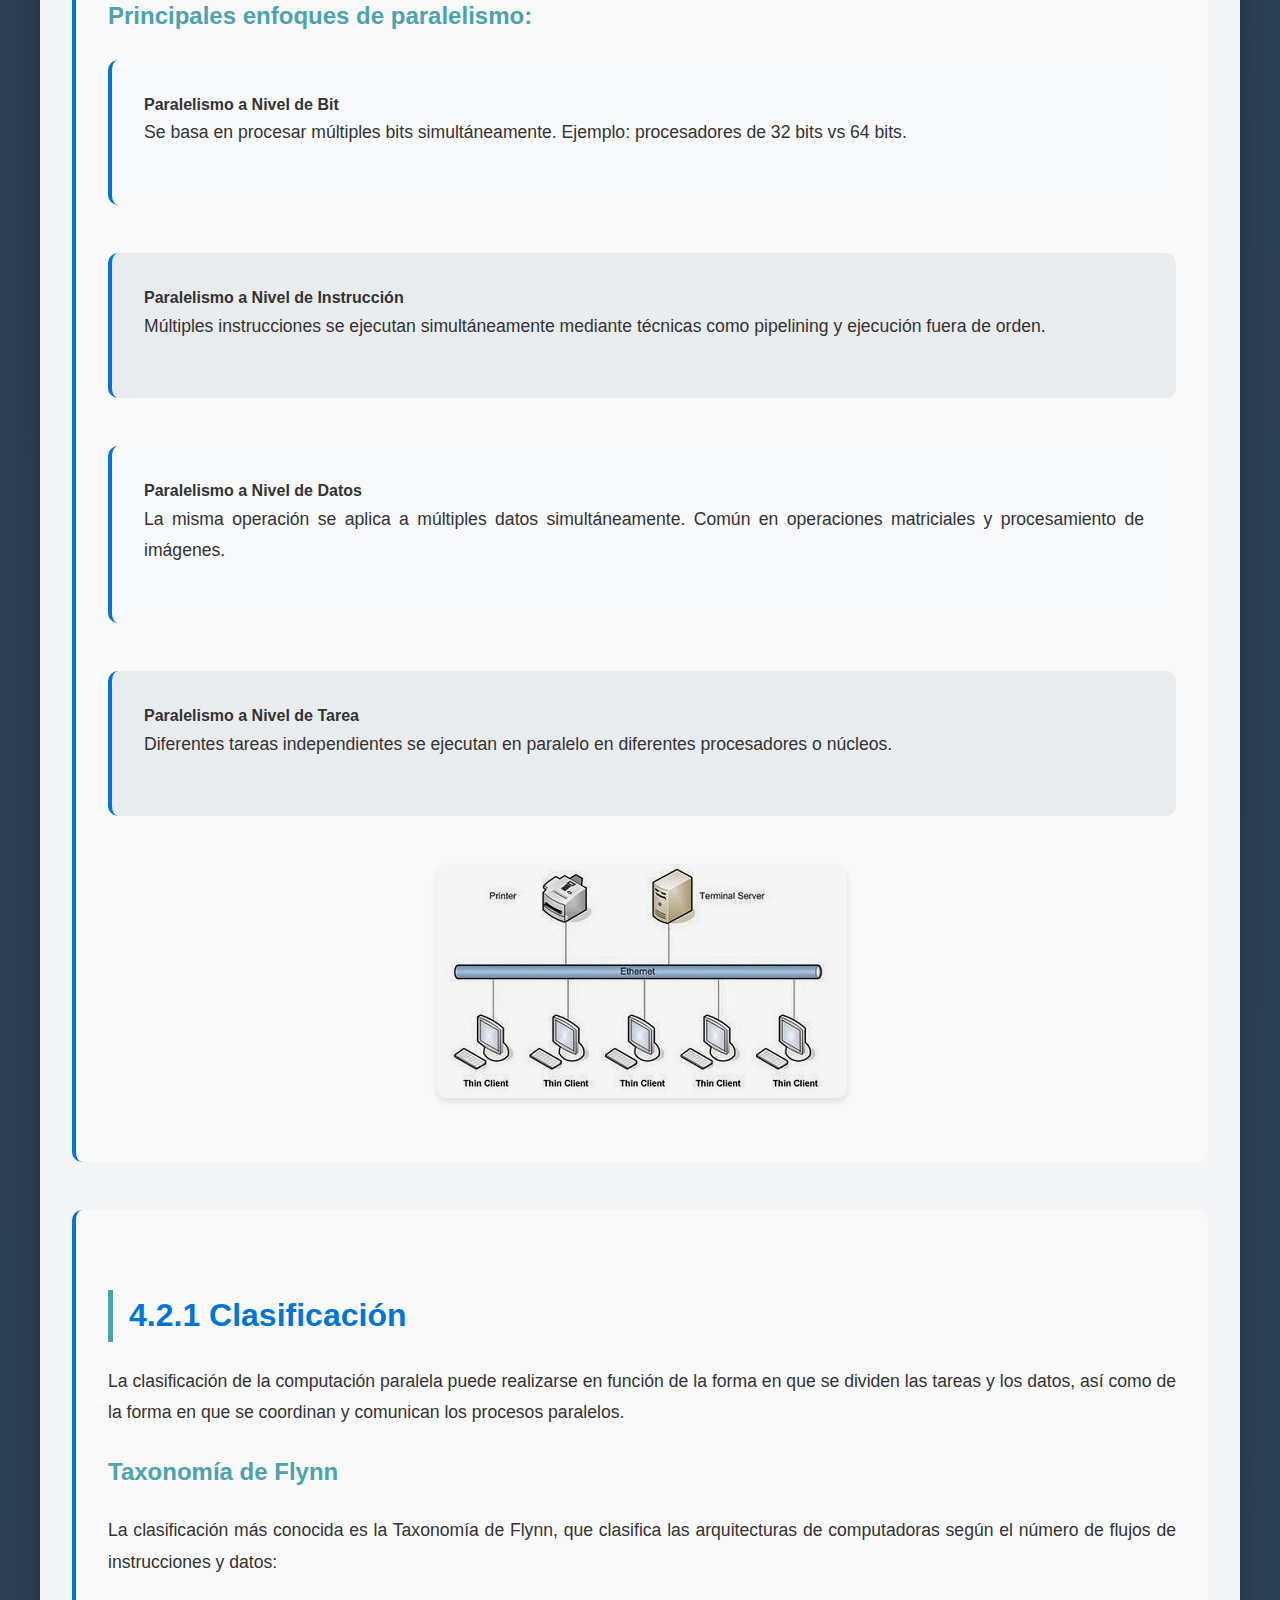
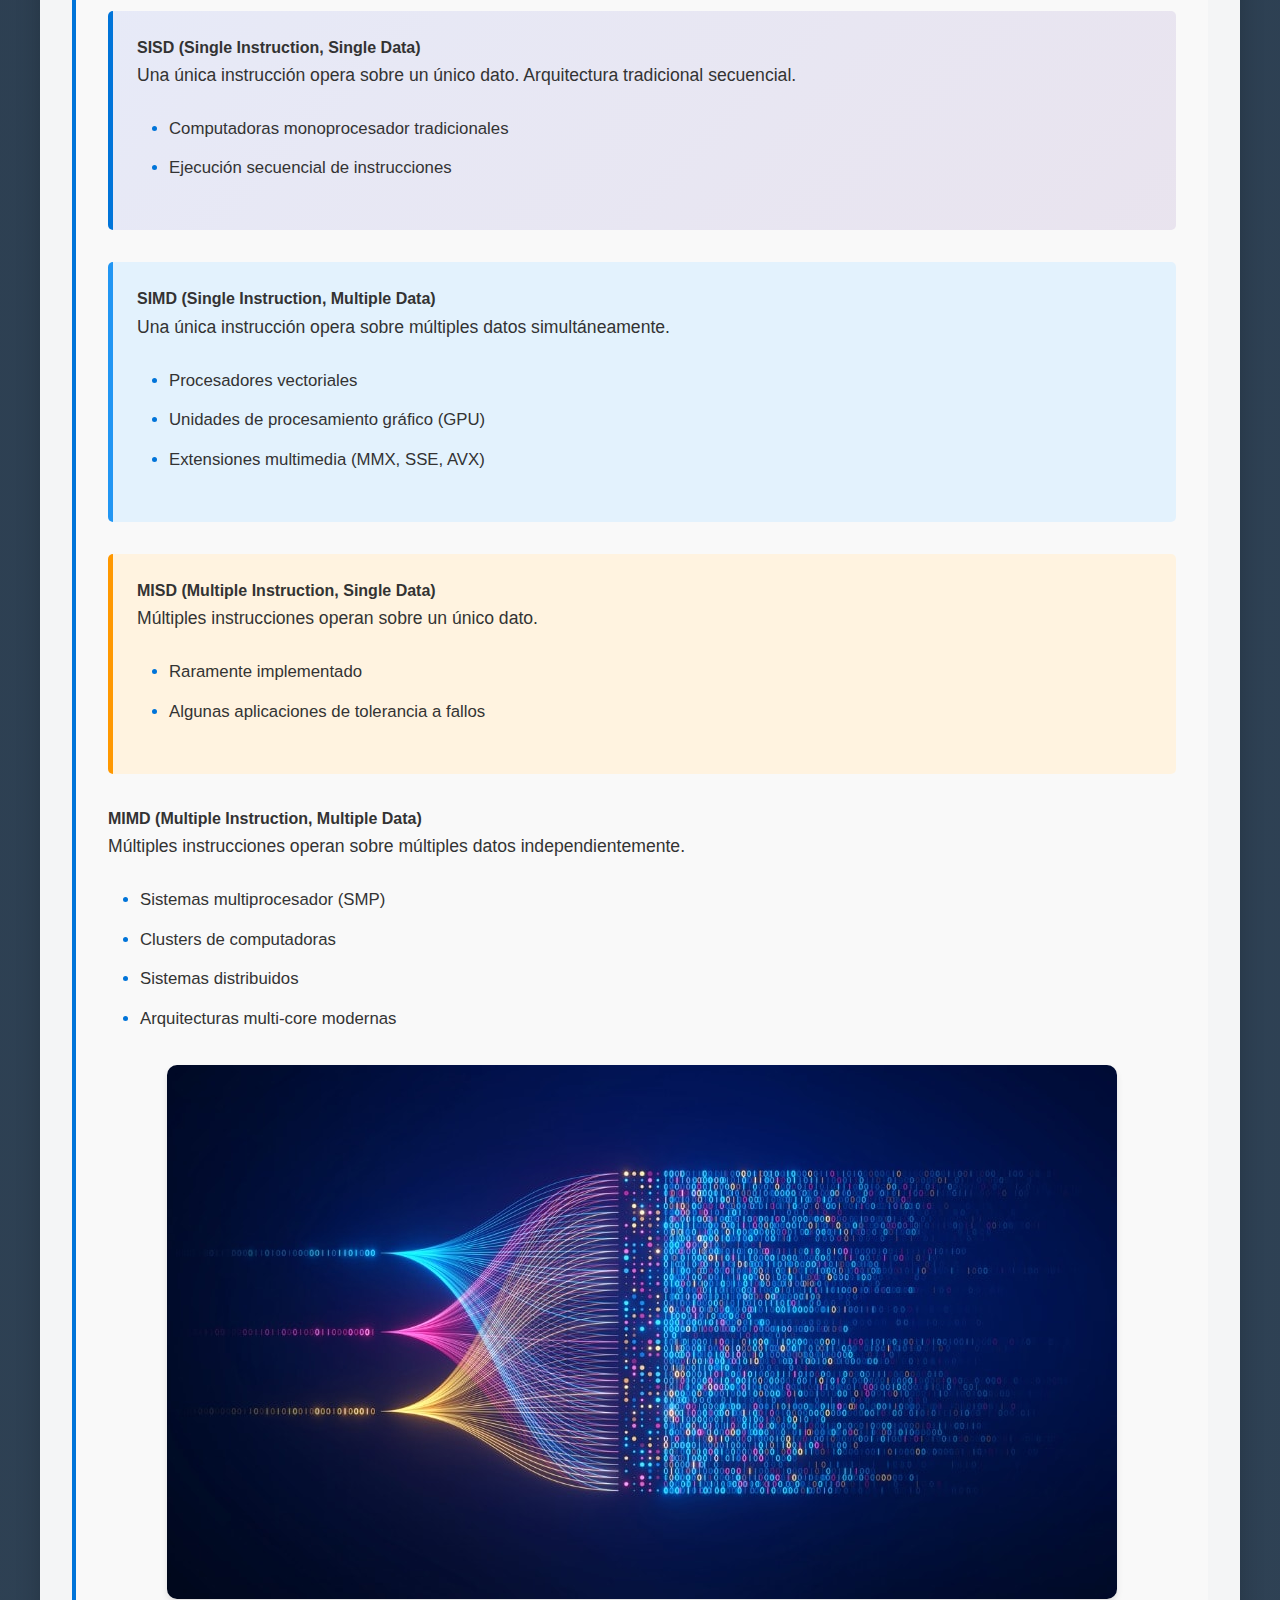
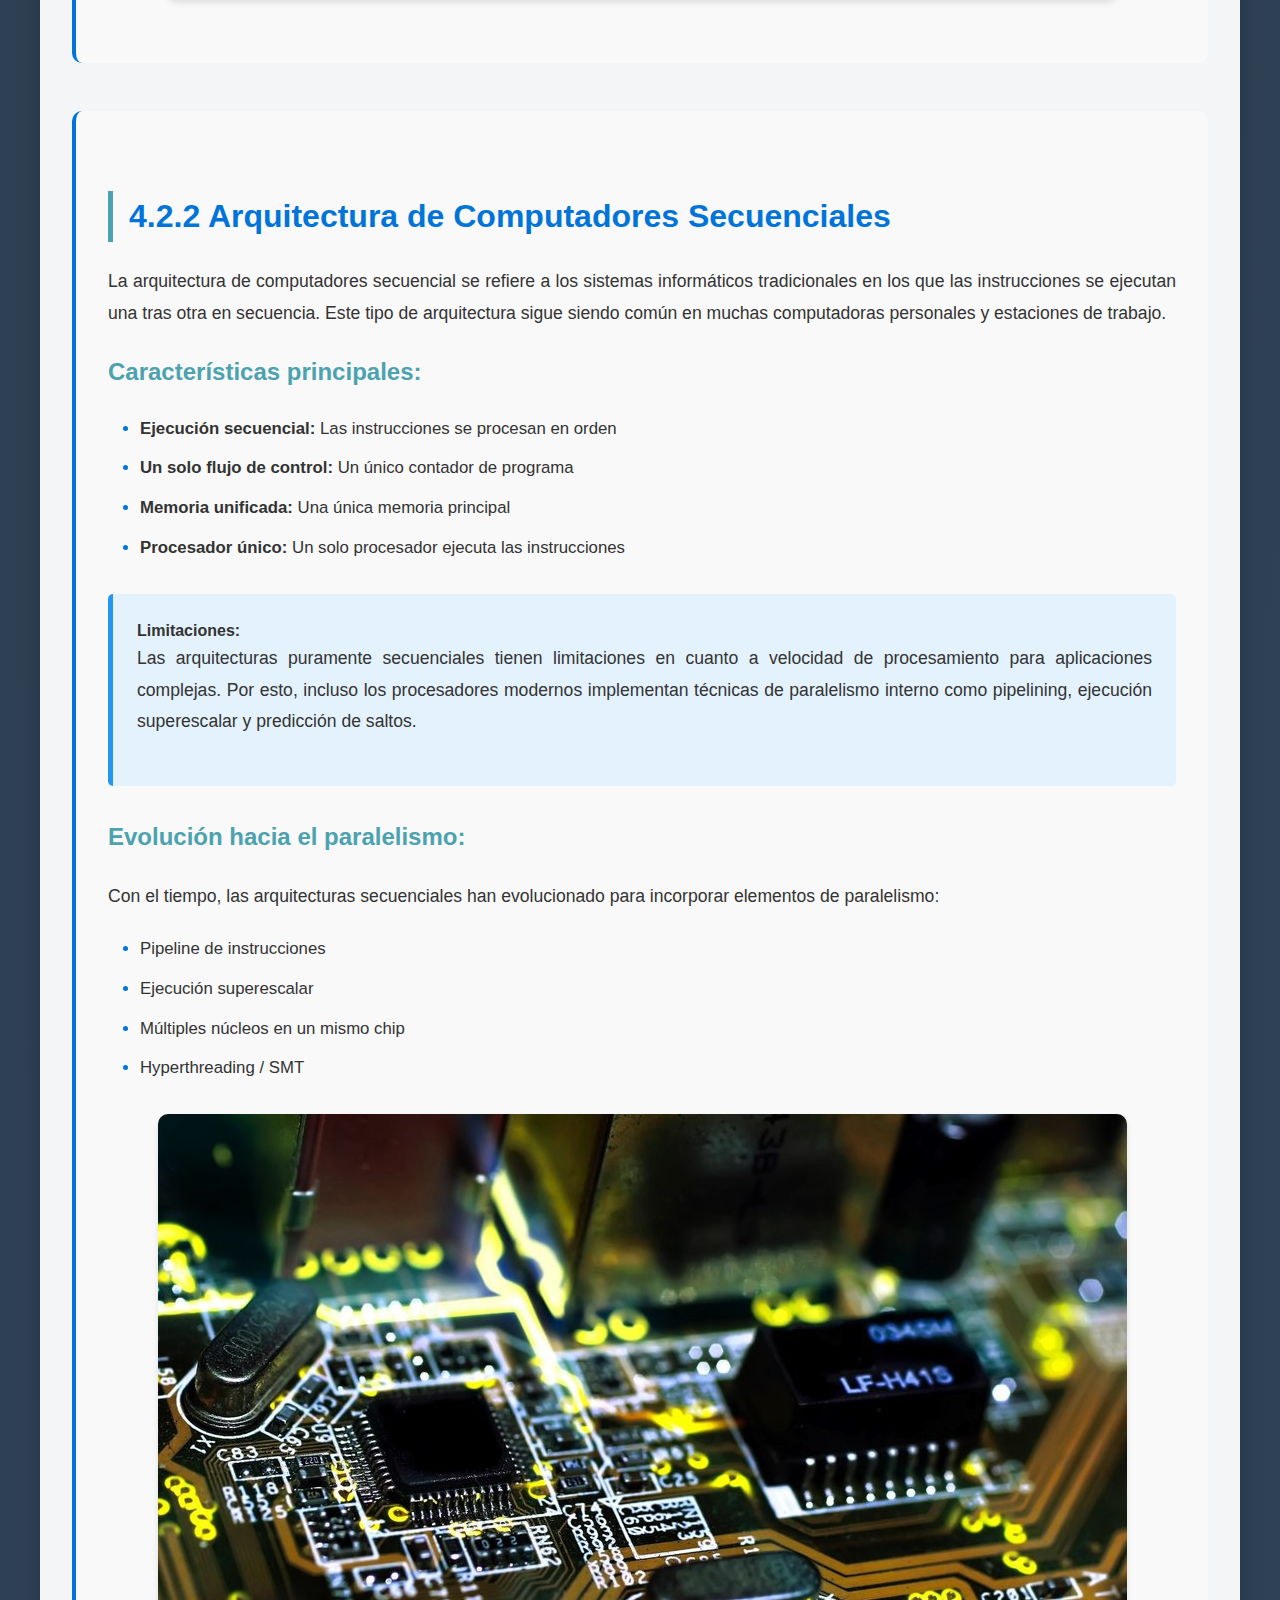
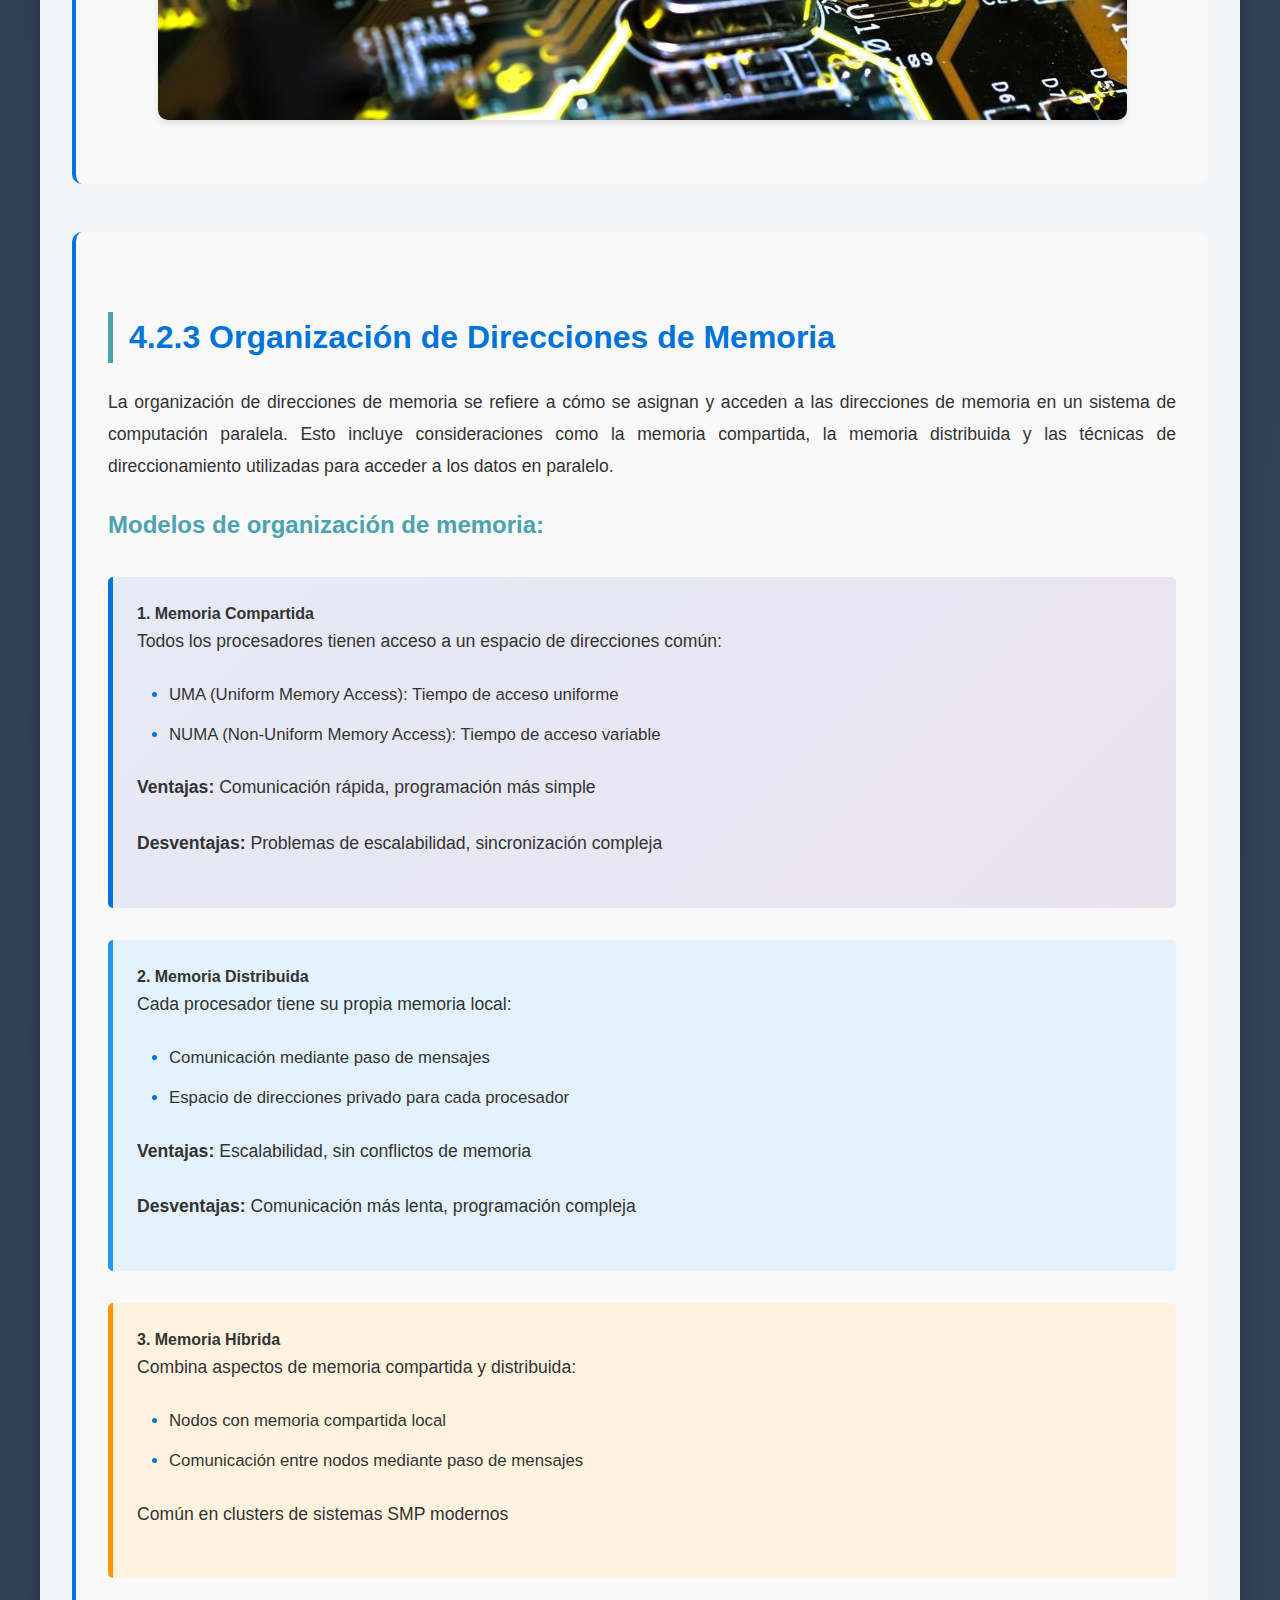
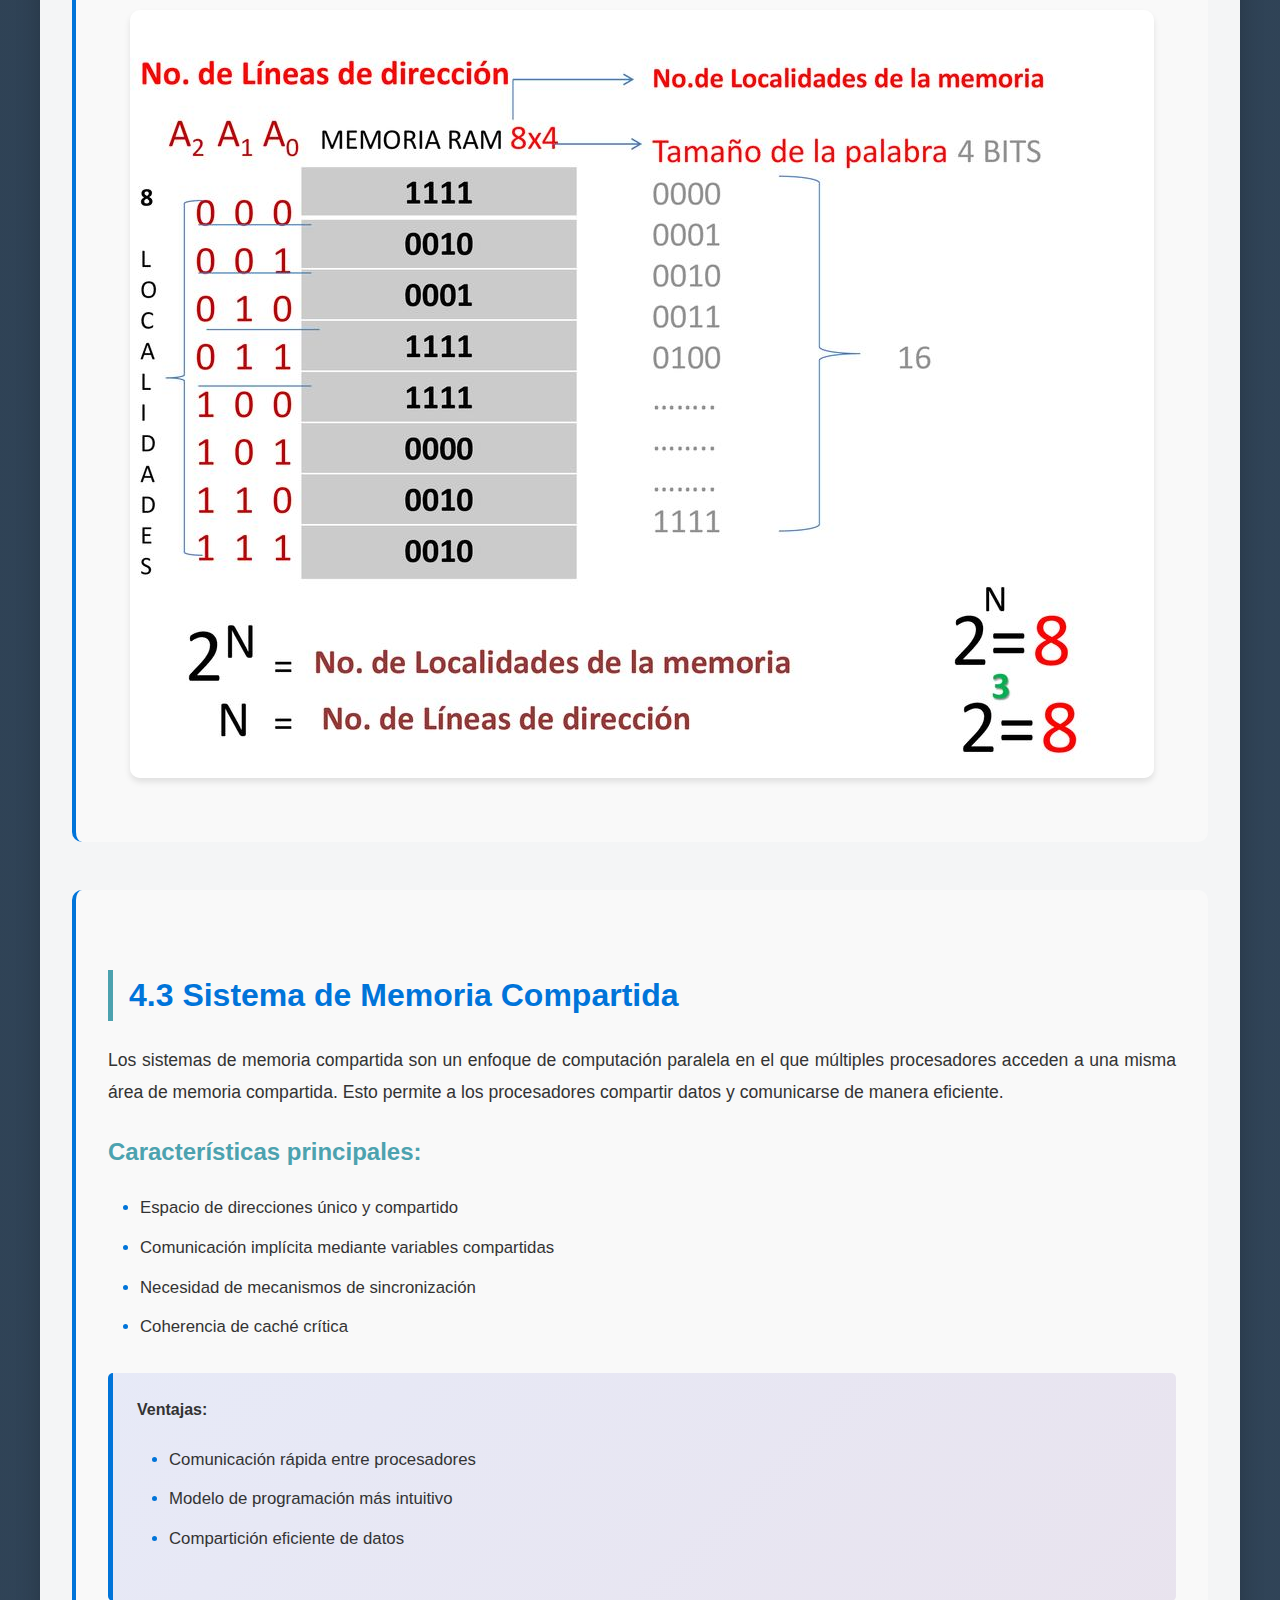
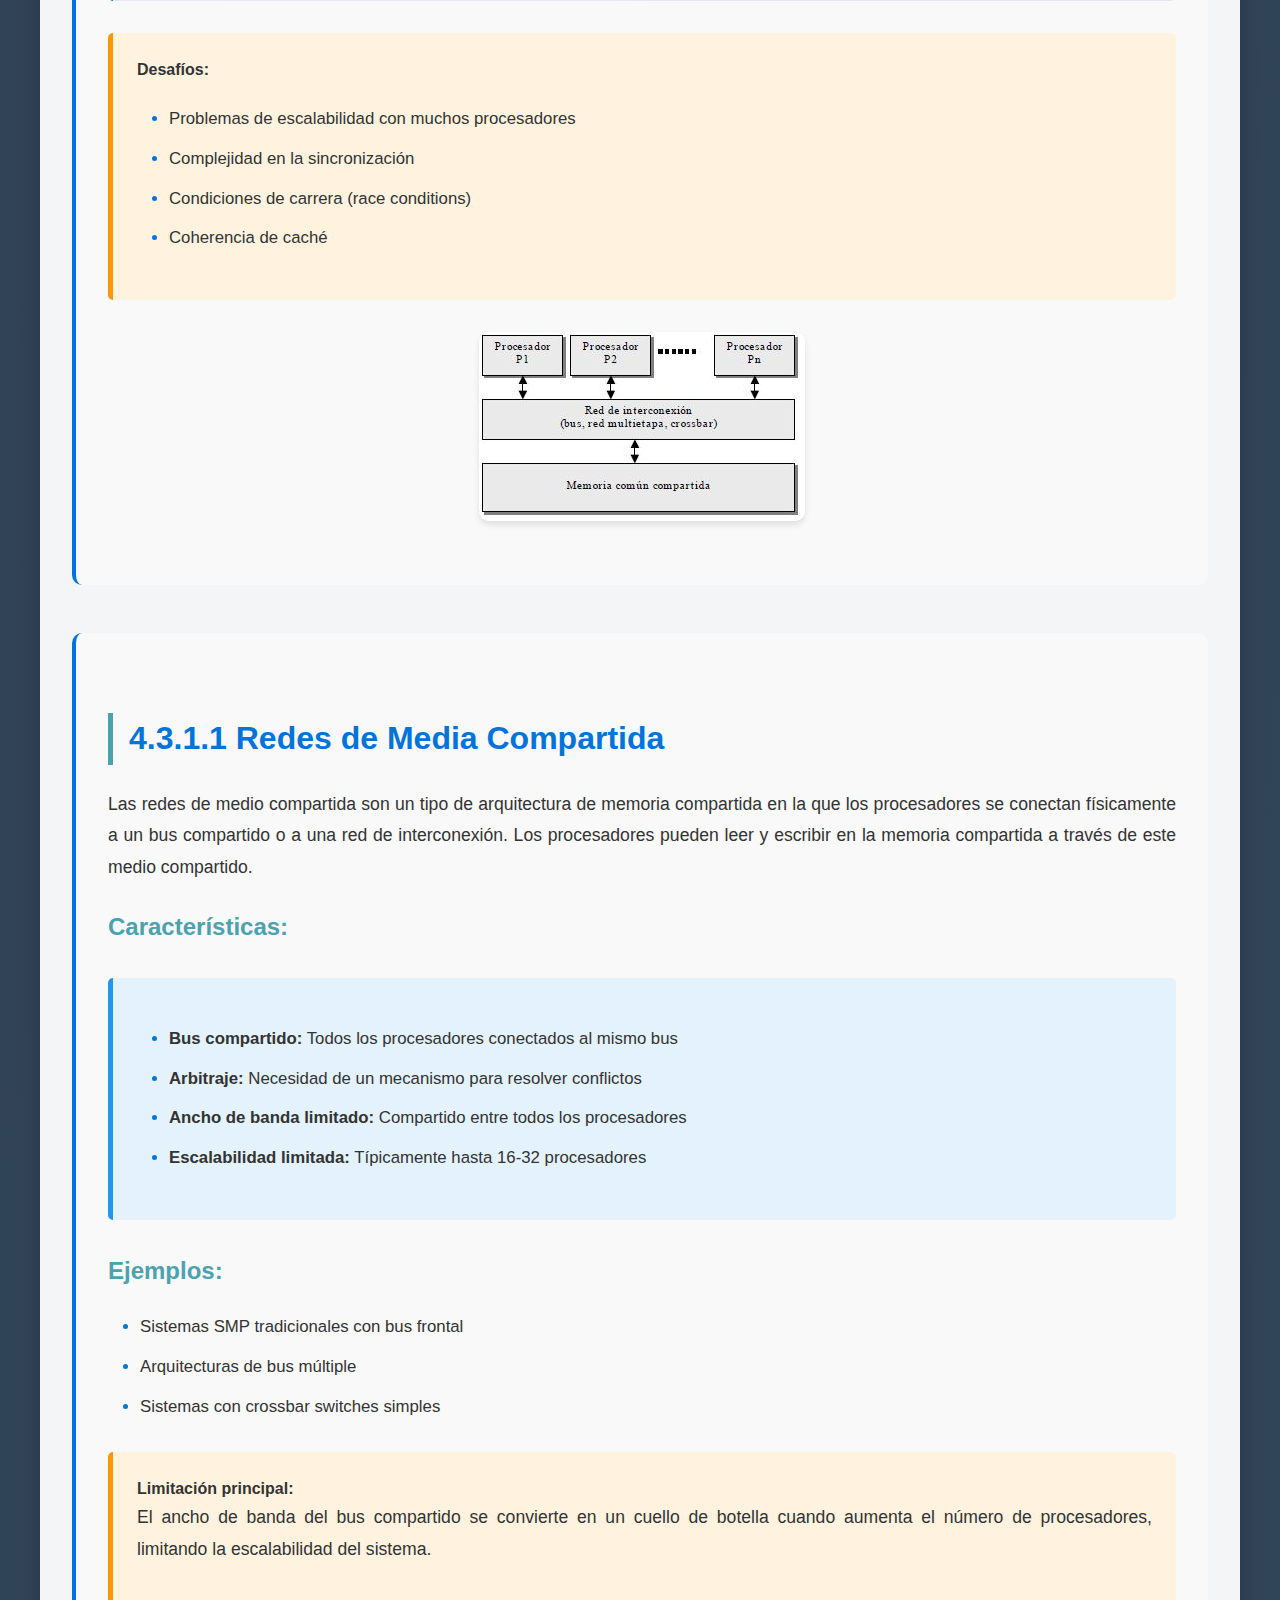
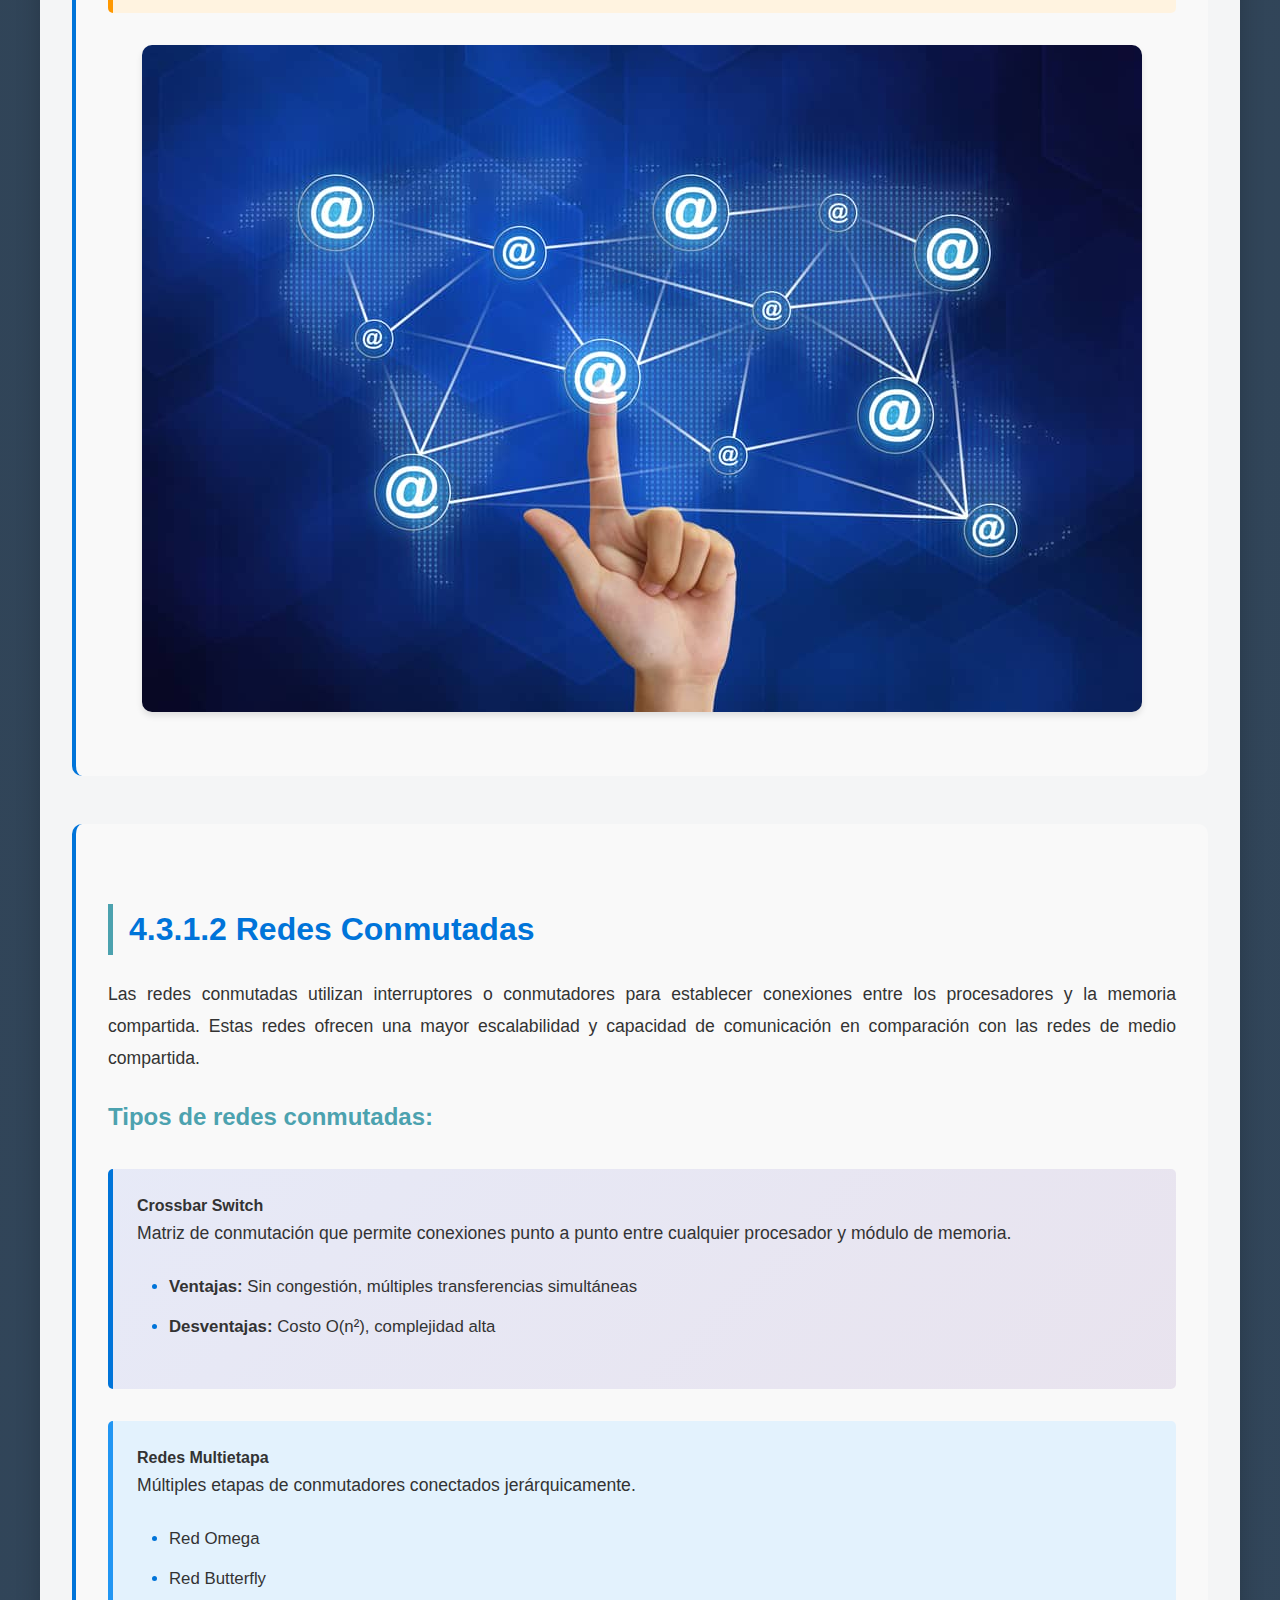
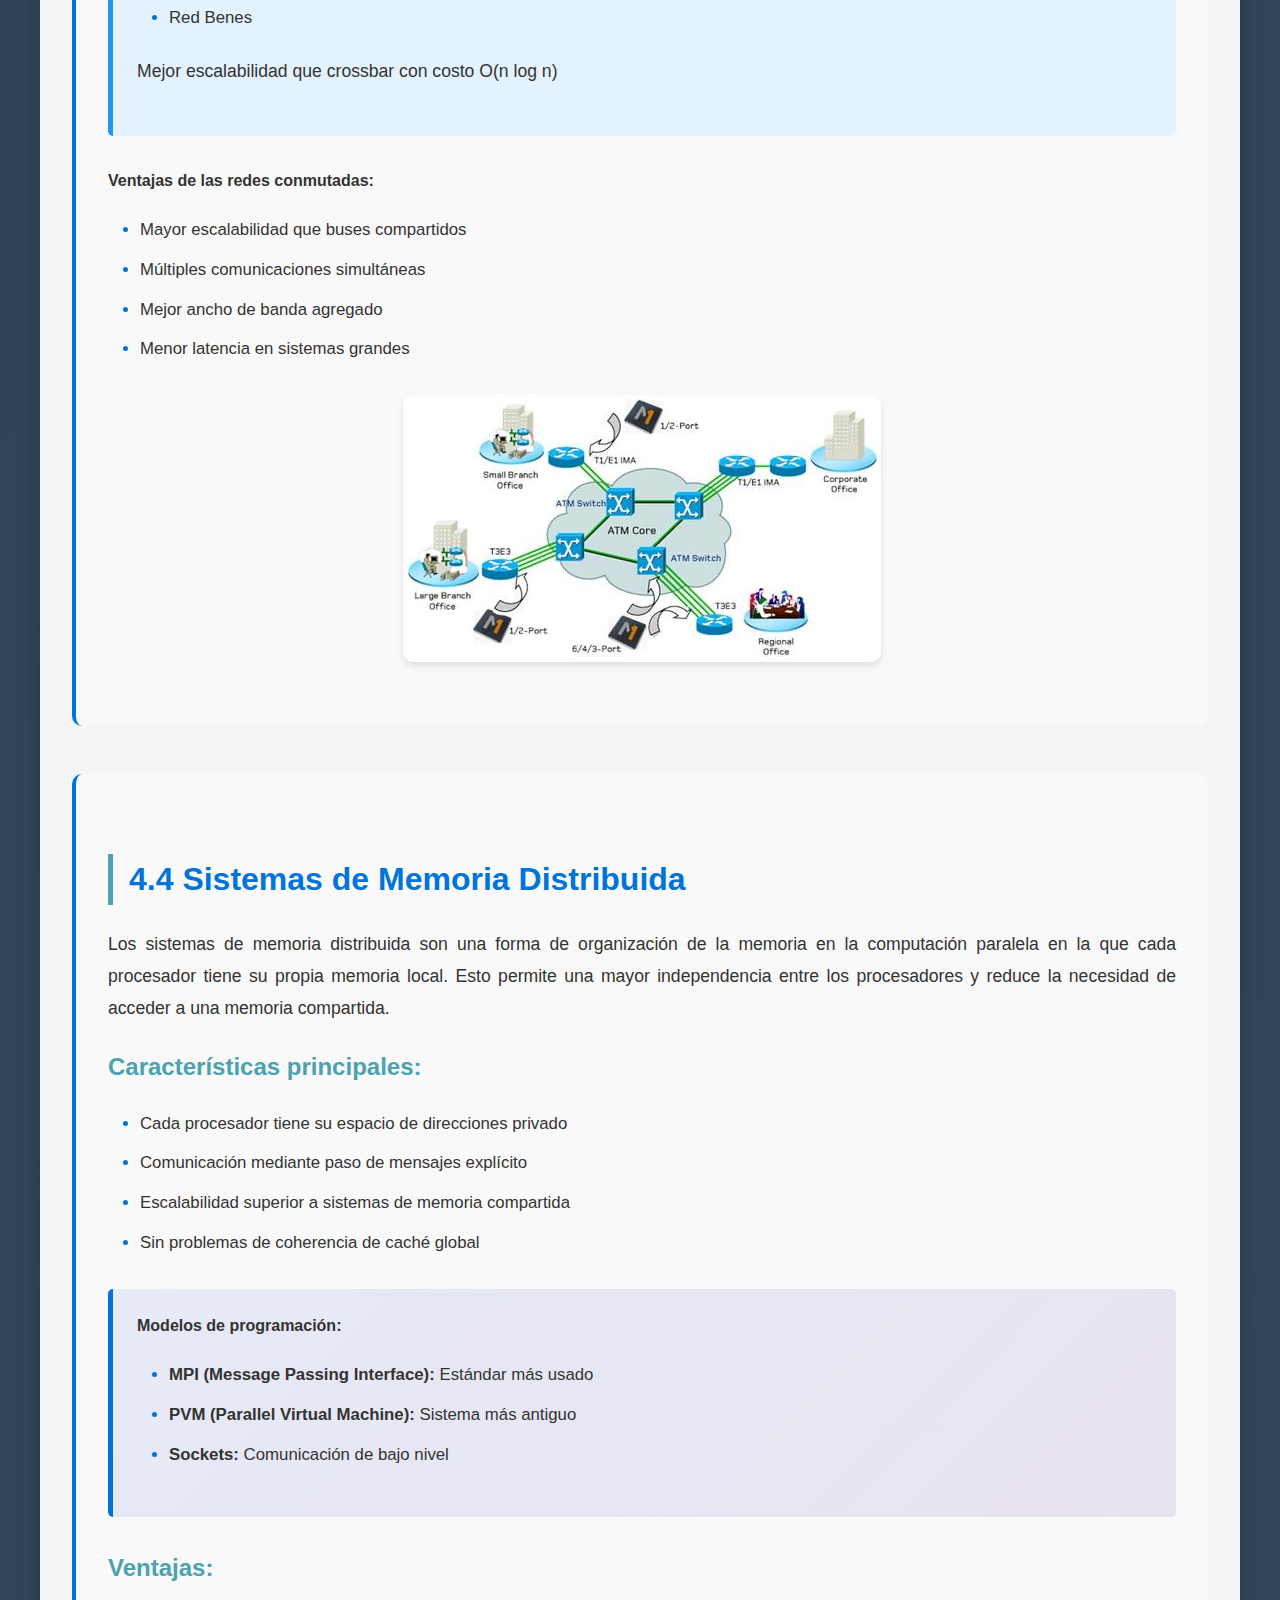
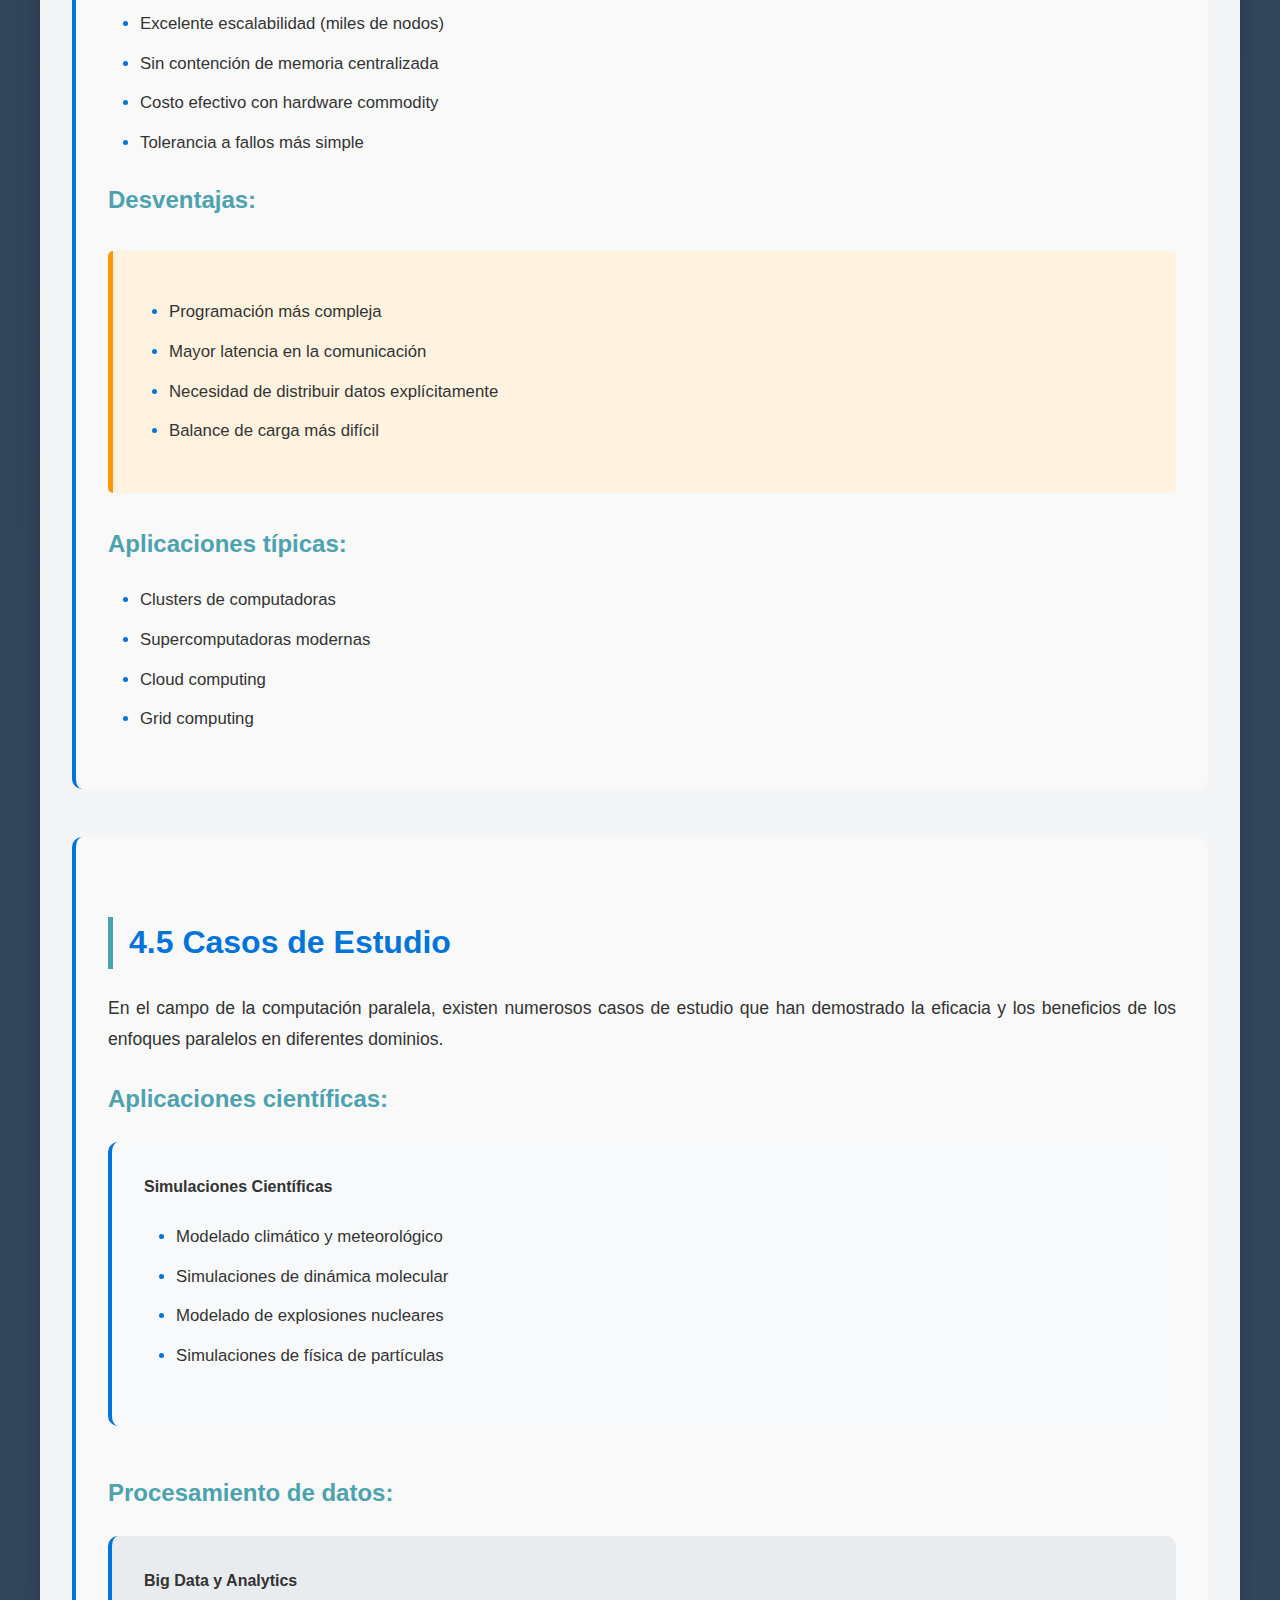
<file: Unidad4.html>
<!DOCTYPE html>
<html lang="es">

<head>
    <meta charset="UTF-8">
    <meta name="viewport" content="width=device-width, initial-scale=1.0">
    <title>Unidad 4 - Computación Paralela</title>
    <link rel="stylesheet" href="styles.css">
    <link rel="stylesheet" href="unidades.css">
</head>

<body>
    <!-- Navbar -->
    <nav class="navbar">
        <div class="nav-container">
            <a href="index.html" class="nav-brand">Arquitectura de Computadoras</a>
            <div class="nav-menu">
                <a href="index.html" class="nav-link">Inicio</a>
                <a href="Unidad1.html" class="nav-link">Unidad 1</a>
                <a href="Unidad2.html" class="nav-link">Unidad 2</a>
                <a href="Unidad3.html" class="nav-link">Unidad 3</a>
                <a href="Unidad4.html" class="nav-link active">Unidad 4</a>
                <a href="Practicas.html" class="nav-link">Prácticas</a>
            </div>
        </div>
    </nav>

    <!-- Contenido principal -->
    <div class="content-wrapper fade-in">
        <h1>Unidad 4: Aspectos Básicos de la Computación Paralela</h1>

        <!-- Sección 4.1 -->
        <section id="4.1" class="content-section slide-in-left">
            <h2>4.1 Aspectos Básicos de la Computación Paralela</h2>
            <p>
                La computación paralela se basa en la idea de dividir un problema en tareas más pequeñas y procesarlas 
                de manera simultánea utilizando múltiples recursos de computación. Esto permite un procesamiento más 
                rápido y eficiente en comparación con los enfoques secuenciales tradicionales.
            </p>

            <div class="highlight-box">
                <strong>Fundamentos principales:</strong>
                <ul>
                    <li><strong>División de tareas:</strong> Descomposición del problema en subproblemas</li>
                    <li><strong>Procesamiento simultáneo:</strong> Ejecución paralela de múltiples tareas</li>
                    <li><strong>Sincronización:</strong> Coordinación entre tareas paralelas</li>
                    <li><strong>Comunicación:</strong> Intercambio de datos entre procesos</li>
                    <li><strong>Gestión de recursos:</strong> Asignación eficiente de recursos computacionales</li>
                </ul>
            </div>

            <div class="info-box">
                <strong>Ventajas de la computación paralela:</strong>
                <p>Permite resolver problemas complejos que requerirían demasiado tiempo en sistemas secuenciales, 
                mejora el rendimiento general del sistema y optimiza el uso de recursos computacionales disponibles.</p>
            </div>

            <img src="Images/paralela.jpg" alt="Computación Paralela">
        </section>

        <!-- Sección 4.2 -->
        <section id="4.2" class="content-section">
            <h2>4.2 Tipos de Computación Paralela</h2>
            <p>
                Existen varios tipos de computación paralela que se utilizan en diferentes contextos y escenarios. 
                Estos enfoques se diferencian en cómo se dividen y procesan las tareas y los datos.
            </p>

            <h3>Principales enfoques de paralelismo:</h3>

            <div class="content-section" style="background: #f8f9fa;">
                <h4>Paralelismo a Nivel de Bit</h4>
                <p>Se basa en procesar múltiples bits simultáneamente. Ejemplo: procesadores de 32 bits vs 64 bits.</p>
            </div>

            <div class="content-section" style="background: #e9ecef;">
                <h4>Paralelismo a Nivel de Instrucción</h4>
                <p>Múltiples instrucciones se ejecutan simultáneamente mediante técnicas como pipelining y ejecución 
                fuera de orden.</p>
            </div>

            <div class="content-section" style="background: #f8f9fa;">
                <h4>Paralelismo a Nivel de Datos</h4>
                <p>La misma operación se aplica a múltiples datos simultáneamente. Común en operaciones matriciales 
                y procesamiento de imágenes.</p>
            </div>

            <div class="content-section" style="background: #e9ecef;">
                <h4>Paralelismo a Nivel de Tarea</h4>
                <p>Diferentes tareas independientes se ejecutan en paralelo en diferentes procesadores o núcleos.</p>
            </div>

            <img src="Images/tipo paralelo.jpg" alt="Tipos de Computación Paralela">
        </section>

        <!-- Sección 4.2.1 -->
        <section id="4.2.1" class="content-section">
            <h2>4.2.1 Clasificación</h2>
            <p>
                La clasificación de la computación paralela puede realizarse en función de la forma en que se dividen
                las tareas y los datos, así como de la forma en que se coordinan y comunican los procesos paralelos.
            </p>

            <h3>Taxonomía de Flynn</h3>
            <p>
                La clasificación más conocida es la Taxonomía de Flynn, que clasifica las arquitecturas de computadoras
                según el número de flujos de instrucciones y datos:
            </p>

            <div class="highlight-box">
                <h4>SISD (Single Instruction, Single Data)</h4>
                <p>Una única instrucción opera sobre un único dato. Arquitectura tradicional secuencial.</p>
                <ul>
                    <li>Computadoras monoprocesador tradicionales</li>
                    <li>Ejecución secuencial de instrucciones</li>
                </ul>
            </div>

            <div class="info-box">
                <h4>SIMD (Single Instruction, Multiple Data)</h4>
                <p>Una única instrucción opera sobre múltiples datos simultáneamente.</p>
                <ul>
                    <li>Procesadores vectoriales</li>
                    <li>Unidades de procesamiento gráfico (GPU)</li>
                    <li>Extensiones multimedia (MMX, SSE, AVX)</li>
                </ul>
            </div>

            <div class="warning-box">
                <h4>MISD (Multiple Instruction, Single Data)</h4>
                <p>Múltiples instrucciones operan sobre un único dato.</p>
                <ul>
                    <li>Raramente implementado</li>
                    <li>Algunas aplicaciones de tolerancia a fallos</li>
                </ul>
            </div>

            <div class="success-box">
                <h4>MIMD (Multiple Instruction, Multiple Data)</h4>
                <p>Múltiples instrucciones operan sobre múltiples datos independientemente.</p>
                <ul>
                    <li>Sistemas multiprocesador (SMP)</li>
                    <li>Clusters de computadoras</li>
                    <li>Sistemas distribuidos</li>
                    <li>Arquitecturas multi-core modernas</li>
                </ul>
            </div>

            <img src="Images/clasificacion.jpg" alt="Clasificación de Sistemas Paralelos">
        </section>

        <!-- Sección 4.2.2 -->
        <section id="4.2.2" class="content-section">
            <h2>4.2.2 Arquitectura de Computadores Secuenciales</h2>
            <p>
                La arquitectura de computadores secuencial se refiere a los sistemas informáticos tradicionales en los
                que las instrucciones se ejecutan una tras otra en secuencia. Este tipo de arquitectura sigue siendo
                común en muchas computadoras personales y estaciones de trabajo.
            </p>

            <h3>Características principales:</h3>
            <ul>
                <li><strong>Ejecución secuencial:</strong> Las instrucciones se procesan en orden</li>
                <li><strong>Un solo flujo de control:</strong> Un único contador de programa</li>
                <li><strong>Memoria unificada:</strong> Una única memoria principal</li>
                <li><strong>Procesador único:</strong> Un solo procesador ejecuta las instrucciones</li>
            </ul>

            <div class="info-box">
                <strong>Limitaciones:</strong>
                <p>Las arquitecturas puramente secuenciales tienen limitaciones en cuanto a velocidad de procesamiento
                para aplicaciones complejas. Por esto, incluso los procesadores modernos implementan técnicas de 
                paralelismo interno como pipelining, ejecución superescalar y predicción de saltos.</p>
            </div>

            <h3>Evolución hacia el paralelismo:</h3>
            <p>
                Con el tiempo, las arquitecturas secuenciales han evolucionado para incorporar elementos de paralelismo:
            </p>
            <ul>
                <li>Pipeline de instrucciones</li>
                <li>Ejecución superescalar</li>
                <li>Múltiples núcleos en un mismo chip</li>
                <li>Hyperthreading / SMT</li>
            </ul>

            <img src="Images/secuenciales.jpg" alt="Arquitectura Secuencial">
        </section>

        <!-- Sección 4.2.3 -->
        <section id="4.2.3" class="content-section">
            <h2>4.2.3 Organización de Direcciones de Memoria</h2>
            <p>
                La organización de direcciones de memoria se refiere a cómo se asignan y acceden a las direcciones de
                memoria en un sistema de computación paralela. Esto incluye consideraciones como la memoria compartida,
                la memoria distribuida y las técnicas de direccionamiento utilizadas para acceder a los datos en paralelo.
            </p>

            <h3>Modelos de organización de memoria:</h3>

            <div class="highlight-box">
                <h4>1. Memoria Compartida</h4>
                <p>Todos los procesadores tienen acceso a un espacio de direcciones común:</p>
                <ul>
                    <li>UMA (Uniform Memory Access): Tiempo de acceso uniforme</li>
                    <li>NUMA (Non-Uniform Memory Access): Tiempo de acceso variable</li>
                </ul>
                <p><strong>Ventajas:</strong> Comunicación rápida, programación más simple</p>
                <p><strong>Desventajas:</strong> Problemas de escalabilidad, sincronización compleja</p>
            </div>

            <div class="info-box">
                <h4>2. Memoria Distribuida</h4>
                <p>Cada procesador tiene su propia memoria local:</p>
                <ul>
                    <li>Comunicación mediante paso de mensajes</li>
                    <li>Espacio de direcciones privado para cada procesador</li>
                </ul>
                <p><strong>Ventajas:</strong> Escalabilidad, sin conflictos de memoria</p>
                <p><strong>Desventajas:</strong> Comunicación más lenta, programación compleja</p>
            </div>

            <div class="warning-box">
                <h4>3. Memoria Híbrida</h4>
                <p>Combina aspectos de memoria compartida y distribuida:</p>
                <ul>
                    <li>Nodos con memoria compartida local</li>
                    <li>Comunicación entre nodos mediante paso de mensajes</li>
                </ul>
                <p>Común en clusters de sistemas SMP modernos</p>
            </div>

            <img src="Images/Direccion.jpg" alt="Organización de Memoria">
        </section>

        <!-- Sección 4.3 -->
        <section id="4.3" class="content-section">
            <h2>4.3 Sistema de Memoria Compartida</h2>
            <p>
                Los sistemas de memoria compartida son un enfoque de computación paralela en el que múltiples
                procesadores acceden a una misma área de memoria compartida. Esto permite a los procesadores compartir
                datos y comunicarse de manera eficiente.
            </p>

            <h3>Características principales:</h3>
            <ul>
                <li>Espacio de direcciones único y compartido</li>
                <li>Comunicación implícita mediante variables compartidas</li>
                <li>Necesidad de mecanismos de sincronización</li>
                <li>Coherencia de caché crítica</li>
            </ul>

            <div class="highlight-box">
                <strong>Ventajas:</strong>
                <ul>
                    <li>Comunicación rápida entre procesadores</li>
                    <li>Modelo de programación más intuitivo</li>
                    <li>Compartición eficiente de datos</li>
                </ul>
            </div>

            <div class="warning-box">
                <strong>Desafíos:</strong>
                <ul>
                    <li>Problemas de escalabilidad con muchos procesadores</li>
                    <li>Complejidad en la sincronización</li>
                    <li>Condiciones de carrera (race conditions)</li>
                    <li>Coherencia de caché</li>
                </ul>
            </div>

            <img src="Images/Compartida.jpg" alt="Sistema de Memoria Compartida">
        </section>

        <!-- Sección 4.3.1.1 -->
        <section id="4.3.1.1" class="content-section">
            <h2>4.3.1.1 Redes de Media Compartida</h2>
            <p>
                Las redes de medio compartida son un tipo de arquitectura de memoria compartida en la que los
                procesadores se conectan físicamente a un bus compartido o a una red de interconexión. Los procesadores
                pueden leer y escribir en la memoria compartida a través de este medio compartido.
            </p>

            <h3>Características:</h3>
            <div class="info-box">
                <ul>
                    <li><strong>Bus compartido:</strong> Todos los procesadores conectados al mismo bus</li>
                    <li><strong>Arbitraje:</strong> Necesidad de un mecanismo para resolver conflictos</li>
                    <li><strong>Ancho de banda limitado:</strong> Compartido entre todos los procesadores</li>
                    <li><strong>Escalabilidad limitada:</strong> Típicamente hasta 16-32 procesadores</li>
                </ul>
            </div>

            <h3>Ejemplos:</h3>
            <ul>
                <li>Sistemas SMP tradicionales con bus frontal</li>
                <li>Arquitecturas de bus múltiple</li>
                <li>Sistemas con crossbar switches simples</li>
            </ul>

            <div class="warning-box">
                <strong>Limitación principal:</strong>
                <p>El ancho de banda del bus compartido se convierte en un cuello de botella cuando aumenta el número
                de procesadores, limitando la escalabilidad del sistema.</p>
            </div>

            <img src="Images/red.jpg" alt="Redes de Media Compartida">
        </section>

        <!-- Sección 4.3.1.2 -->
        <section id="4.3.1.2" class="content-section">
            <h2>4.3.1.2 Redes Conmutadas</h2>
            <p>
                Las redes conmutadas utilizan interruptores o conmutadores para establecer conexiones entre los 
                procesadores y la memoria compartida. Estas redes ofrecen una mayor escalabilidad y capacidad de 
                comunicación en comparación con las redes de medio compartida.
            </p>

            <h3>Tipos de redes conmutadas:</h3>

            <div class="highlight-box">
                <h4>Crossbar Switch</h4>
                <p>Matriz de conmutación que permite conexiones punto a punto entre cualquier procesador y módulo 
                de memoria.</p>
                <ul>
                    <li><strong>Ventajas:</strong> Sin congestión, múltiples transferencias simultáneas</li>
                    <li><strong>Desventajas:</strong> Costo O(n²), complejidad alta</li>
                </ul>
            </div>

            <div class="info-box">
                <h4>Redes Multietapa</h4>
                <p>Múltiples etapas de conmutadores conectados jerárquicamente.</p>
                <ul>
                    <li>Red Omega</li>
                    <li>Red Butterfly</li>
                    <li>Red Benes</li>
                </ul>
                <p>Mejor escalabilidad que crossbar con costo O(n log n)</p>
            </div>

            <div class="success-box">
                <h4>Ventajas de las redes conmutadas:</h4>
                <ul>
                    <li>Mayor escalabilidad que buses compartidos</li>
                    <li>Múltiples comunicaciones simultáneas</li>
                    <li>Mejor ancho de banda agregado</li>
                    <li>Menor latencia en sistemas grandes</li>
                </ul>
            </div>

            <img src="Images/Conmutada.jpg" alt="Redes Conmutadas">
        </section>

        <!-- Sección 4.4 -->
        <section id="4.4" class="content-section">
            <h2>4.4 Sistemas de Memoria Distribuida</h2>
            <p>
                Los sistemas de memoria distribuida son una forma de organización de la memoria en la computación
                paralela en la que cada procesador tiene su propia memoria local. Esto permite una mayor independencia
                entre los procesadores y reduce la necesidad de acceder a una memoria compartida.
            </p>

            <h3>Características principales:</h3>
            <ul>
                <li>Cada procesador tiene su espacio de direcciones privado</li>
                <li>Comunicación mediante paso de mensajes explícito</li>
                <li>Escalabilidad superior a sistemas de memoria compartida</li>
                <li>Sin problemas de coherencia de caché global</li>
            </ul>

            <div class="highlight-box">
                <strong>Modelos de programación:</strong>
                <ul>
                    <li><strong>MPI (Message Passing Interface):</strong> Estándar más usado</li>
                    <li><strong>PVM (Parallel Virtual Machine):</strong> Sistema más antiguo</li>
                    <li><strong>Sockets:</strong> Comunicación de bajo nivel</li>
                </ul>
            </div>

            <h3>Ventajas:</h3>
            <div class="success-box">
                <ul>
                    <li>Excelente escalabilidad (miles de nodos)</li>
                    <li>Sin contención de memoria centralizada</li>
                    <li>Costo efectivo con hardware commodity</li>
                    <li>Tolerancia a fallos más simple</li>
                </ul>
            </div>

            <h3>Desventajas:</h3>
            <div class="warning-box">
                <ul>
                    <li>Programación más compleja</li>
                    <li>Mayor latencia en la comunicación</li>
                    <li>Necesidad de distribuir datos explícitamente</li>
                    <li>Balance de carga más difícil</li>
                </ul>
            </div>

            <h3>Aplicaciones típicas:</h3>
            <ul>
                <li>Clusters de computadoras</li>
                <li>Supercomputadoras modernas</li>
                <li>Cloud computing</li>
                <li>Grid computing</li>
            </ul>
        </section>

        <!-- Sección 4.5 -->
        <section id="4.5" class="content-section">
            <h2>4.5 Casos de Estudio</h2>
            <p>
                En el campo de la computación paralela, existen numerosos casos de estudio que han demostrado la
                eficacia y los beneficios de los enfoques paralelos en diferentes dominios.
            </p>

            <h3>Aplicaciones científicas:</h3>
            <div class="content-section" style="background: #f8f9fa;">
                <h4>Simulaciones Científicas</h4>
                <ul>
                    <li>Modelado climático y meteorológico</li>
                    <li>Simulaciones de dinámica molecular</li>
                    <li>Modelado de explosiones nucleares</li>
                    <li>Simulaciones de física de partículas</li>
                </ul>
            </div>

            <h3>Procesamiento de datos:</h3>
            <div class="content-section" style="background: #e9ecef;">
                <h4>Big Data y Analytics</h4>
                <ul>
                    <li>Análisis de grandes conjuntos de datos</li>
                    <li>Machine Learning y Deep Learning</li>
                    <li>Procesamiento de imágenes médicas</li>
                    <li>Bioinformática y genómica</li>
                </ul>
            </div>

            <h3>Aplicaciones industriales:</h3>
            <div class="content-section" style="background: #f8f9fa;">
                <h4>Renderizado y Gráficos</h4>
                <ul>
                    <li>Renderizado de películas animadas</li>
                    <li>Simulación de efectos visuales</li>
                    <li>Videojuegos de alto rendimiento</li>
                    <li>Realidad virtual y aumentada</li>
                </ul>
            </div>

            <h3>Infraestructura moderna:</h3>
            <div class="content-section" style="background: #e9ecef;">
                <h4>Servicios en la Nube</h4>
                <ul>
                    <li>Procesamiento distribuido (MapReduce, Spark)</li>
                    <li>Bases de datos distribuidas</li>
                    <li>Sistemas de almacenamiento paralelo</li>
                    <li>Servicios web escalables</li>
                </ul>
            </div>

            <div class="highlight-box">
                <strong>Lecciones aprendidas:</strong>
                <ul>
                    <li>La elección de arquitectura depende del problema específico</li>
                    <li>El balance entre comunicación y computación es crítico</li>
                    <li>La escalabilidad requiere diseño cuidadoso</li>
                    <li>Los sistemas híbridos son cada vez más comunes</li>
                </ul>
            </div>

            <img src="Images/estudio.jpg" alt="Casos de Estudio">
        </section>

        <!-- Navegación entre unidades -->
        <div class="internal-nav">
            <a href="Unidad3.html" class="nav-button">← Unidad 3</a>
            <a href="index.html" class="nav-button">Inicio</a>
            <a href="Practicas.html" class="nav-button">Prácticas →</a>
        </div>

        <!-- Botón para volver al inicio -->
        <div style="text-align: center;">
            <a href="index.html" class="btn-home">Página Principal</a>
        </div>
    </div>

    <!-- Footer -->
    <footer class="footer">
        <div class="footer-content">
            <p class="footer-name">Jesús Alexander Casas Solís</p>
            <p class="footer-contact">
                <a href="mailto:jesusalexandercasas@gmail.com">jesusalexandercasas@gmail.com</a>
            </p>
        </div>
    </footer>

    <!-- Botón volver arriba -->
    <button onclick="scrollToTop()" id="scrollTopBtn" class="scroll-top-btn" title="Volver arriba">
        ↑
    </button>

    <script>
        window.addEventListener('scroll', () => {
            const scrollBtn = document.getElementById('scrollTopBtn');
            if (window.pageYOffset > 300) {
                scrollBtn.classList.add('show');
            } else {
                scrollBtn.classList.remove('show');
            }
        });

        function scrollToTop() {
            window.scrollTo({
                top: 0,
                behavior: 'smooth'
            });
        }

        document.querySelectorAll('a[href^="#"]').forEach(anchor => {
            anchor.addEventListener('click', function (e) {
                e.preventDefault();
                const target = document.querySelector(this.getAttribute('href'));
                if (target) {
                    target.scrollIntoView({
                        behavior: 'smooth',
                        block: 'start'
                    });
                }
            });
        });
    </script>
</body>

</html>
</file>
<file: Practicas.css>
/* ========================================
   ESTILOS ESPECÍFICOS PARA PRÁCTICAS
   ======================================== */

/* Hero Section para Prácticas */
.practices-hero {
    background: linear-gradient(135deg, #667eea 0%, #764ba2 100%);
    padding: 4rem 2rem;
    text-align: center;
    color: white;
}

.practices-hero .hero-title {
    font-size: 3rem;
    margin-bottom: 1rem;
    text-shadow: 2px 2px 4px rgba(0, 0, 0, 0.3);
}

.practices-hero .hero-subtitle {
    font-size: 1.3rem;
    opacity: 0.9;
}

/* ========================================
   ÍNDICE DE PRÁCTICAS
   ======================================== */

.practices-index {
    background: linear-gradient(135deg, #f093fb 0%, #f5576c 100%);
    padding: 3rem;
    border-radius: 15px;
    margin-bottom: 3rem;
    box-shadow: 0 10px 30px rgba(0, 0, 0, 0.2);
}

.practices-index h2 {
    color: white;
    text-align: center;
    font-size: 2.5rem;
    margin-bottom: 2rem;
    text-shadow: 2px 2px 4px rgba(0, 0, 0, 0.2);
}

.practices-grid {
    display: grid;
    grid-template-columns: repeat(auto-fit, minmax(250px, 1fr));
    gap: 1.5rem;
}

.practice-card {
    background: rgba(255, 255, 255, 0.95);
    padding: 2rem;
    border-radius: 12px;
    text-decoration: none;
    color: inherit;
    transition: all 0.3s ease;
    position: relative;
    overflow: hidden;
    box-shadow: 0 4px 6px rgba(0, 0, 0, 0.1);
}

.practice-card::before {
    content: '';
    position: absolute;
    top: 0;
    left: 0;
    width: 100%;
    height: 4px;
    background: linear-gradient(90deg, #667eea 0%, #764ba2 100%);
}

.practice-card:hover {
    transform: translateY(-8px);
    box-shadow: 0 12px 24px rgba(0, 0, 0, 0.2);
}

.practice-number {
    display: inline-block;
    width: 50px;
    height: 50px;
    background: linear-gradient(135deg, #667eea 0%, #764ba2 100%);
    color: white;
    border-radius: 50%;
    display: flex;
    align-items: center;
    justify-content: center;
    font-size: 1.5rem;
    font-weight: bold;
    margin-bottom: 1rem;
}

.practice-card h3 {
    color: #333;
    font-size: 1.3rem;
    margin-bottom: 0.5rem;
}

.practice-card p {
    color: #666;
    font-size: 0.95rem;
    margin: 0;
    text-align: left;
}

/* ========================================
   SECCIONES DE PRÁCTICAS
   ======================================== */

.practice-section {
    background: white;
    padding: 3rem;
    border-radius: 15px;
    margin-bottom: 3rem;
    box-shadow: 0 4px 6px rgba(0, 0, 0, 0.1);
    opacity: 0;
    transform: translateY(30px);
    transition: all 0.6s ease;
}

.practice-section.visible {
    opacity: 1;
    transform: translateY(0);
}

.practice-header {
    margin-bottom: 2rem;
    border-bottom: 3px solid #f093fb;
    padding-bottom: 1rem;
}

.practice-badge {
    display: inline-block;
    background: linear-gradient(135deg, #667eea 0%, #764ba2 100%);
    color: white;
    padding: 0.5rem 1.5rem;
    border-radius: 25px;
    font-weight: bold;
    font-size: 0.9rem;
    margin-bottom: 1rem;
}

.practice-header h2 {
    color: #333;
    font-size: 2.2rem;
    margin: 0;
}

/* ========================================
   CONTENIDO DE PRÁCTICAS
   ======================================== */

.practice-content {
    display: grid;
    grid-template-columns: 1fr 1fr;
    gap: 3rem;
    align-items: start;
}

.practice-text h3 {
    color: #667eea;
    font-size: 1.5rem;
    margin-top: 2rem;
    margin-bottom: 1rem;
}

.practice-text h3:first-child {
    margin-top: 0;
}

.practice-text p {
    color: #444;
    line-height: 1.8;
    margin-bottom: 1.5rem;
    text-align: justify;
}

.components-list {
    list-style: none;
    padding: 0;
}

.components-list li {
    padding: 0.8rem;
    margin-bottom: 0.5rem;
    background: #f8f9fa;
    border-left: 4px solid #667eea;
    border-radius: 4px;
    transition: all 0.3s ease;
}

.components-list li:hover {
    background: #e9ecef;
    transform: translateX(5px);
}

/* ========================================
   IMÁGENES DE PRÁCTICAS
   ======================================== */

.practice-image {
    position: sticky;
    top: 100px;
}

.practice-image img {
    width: 100%;
    height: auto;
    border-radius: 12px;
    box-shadow: 0 8px 16px rgba(0, 0, 0, 0.15);
    transition: all 0.3s ease;
}

.practice-image img:hover {
    transform: scale(1.03);
    box-shadow: 0 12px 24px rgba(0, 0, 0, 0.2);
}

.image-caption {
    text-align: center;
    font-style: italic;
    color: #666;
    margin-top: 1rem;
    font-size: 0.9rem;
}

/* ========================================
   CAJAS INFORMATIVAS
   ======================================== */

.info-box {
    background: linear-gradient(135deg, #e3f2fd 0%, #bbdefb 100%);
    border-left: 5px solid #2196F3;
    padding: 1.5rem;
    margin: 2rem 0;
    border-radius: 8px;
}

.warning-box {
    background: linear-gradient(135deg, #fff3e0 0%, #ffe0b2 100%);
    border-left: 5px solid #ff9800;
    padding: 1.5rem;
    margin: 2rem 0;
    border-radius: 8px;
}

.success-box {
    background: linear-gradient(135deg, #e8f5e9 0%, #c8e6c9 100%);
    border-left: 5px solid #4caf50;
    padding: 1.5rem;
    margin: 2rem 0;
    border-radius: 8px;
}

.highlight-box {
    background: linear-gradient(135deg, #f3e5f5 0%, #e1bee7 100%);
    border-left: 5px solid #9c27b0;
    padding: 1.5rem;
    margin: 2rem 0;
    border-radius: 8px;
}

.info-box strong,
.warning-box strong,
.success-box strong,
.highlight-box strong {
    display: block;
    margin-bottom: 0.5rem;
    font-size: 1.1rem;
}

/* ========================================
   RESUMEN DE PRÁCTICAS
   ======================================== */

.practices-summary {
    background: linear-gradient(135deg, #667eea 0%, #764ba2 100%);
    padding: 3rem;
    border-radius: 15px;
    margin-top: 4rem;
    color: white;
}

.practices-summary h2 {
    text-align: center;
    font-size: 2.5rem;
    margin-bottom: 3rem;
    color: white;
}

.summary-grid {
    display: grid;
    grid-template-columns: repeat(auto-fit, minmax(250px, 1fr));
    gap: 2rem;
}

.summary-card {
    background: rgba(255, 255, 255, 0.1);
    backdrop-filter: blur(10px);
    padding: 2rem;
    border-radius: 12px;
    text-align: center;
    transition: all 0.3s ease;
    border: 2px solid rgba(255, 255, 255, 0.2);
}

.summary-card:hover {
    background: rgba(255, 255, 255, 0.2);
    transform: translateY(-5px);
}

.summary-icon {
    font-size: 3rem;
    margin-bottom: 1rem;
}

.summary-card h3 {
    color: white;
    font-size: 1.3rem;
    margin-bottom: 0.5rem;
}

.summary-card p {
    color: rgba(255, 255, 255, 0.9);
    font-size: 0.95rem;
    margin: 0;
}

/* ========================================
   NAVEGACIÓN INTERNA
   ======================================== */

.internal-nav {
    display: flex;
    justify-content: space-between;
    gap: 1rem;
    margin: 3rem 0;
}

.nav-button {
    flex: 1;
    padding: 1rem 2rem;
    background: linear-gradient(135deg, #667eea 0%, #764ba2 100%);
    color: white;
    text-align: center;
    text-decoration: none;
    border-radius: 10px;
    font-weight: bold;
    transition: all 0.3s ease;
    box-shadow: 0 4px 6px rgba(0, 0, 0, 0.1);
}

.nav-button:hover {
    transform: translateY(-3px);
    box-shadow: 0 8px 12px rgba(0, 0, 0, 0.2);
}

.btn-home {
    display: inline-block;
    background: linear-gradient(135deg, #667eea 0%, #764ba2 100%);
    color: white;
    padding: 1rem 3rem;
    border-radius: 10px;
    text-decoration: none;
    font-weight: bold;
    font-size: 1.1rem;
    transition: all 0.3s ease;
    box-shadow: 0 4px 6px rgba(0, 0, 0, 0.1);
}

.btn-home:hover {
    transform: translateY(-3px);
    box-shadow: 0 8px 12px rgba(0, 0, 0, 0.2);
}

/* ========================================
   RESPONSIVE DESIGN
   ======================================== */

@media (max-width: 968px) {
    .practice-content {
        grid-template-columns: 1fr;
        gap: 2rem;
    }

    .practice-image {
        position: static;
    }

    .practices-hero .hero-title {
        font-size: 2rem;
    }

    .practices-index {
        padding: 2rem;
    }

    .practices-grid {
        grid-template-columns: 1fr;
    }

    .practice-section {
        padding: 2rem;
    }

    .summary-grid {
        grid-template-columns: 1fr;
    }

    .internal-nav {
        flex-direction: column;
    }
}

@media (max-width: 480px) {
    .practices-hero {
        padding: 2rem 1rem;
    }

    .practices-hero .hero-title {
        font-size: 1.5rem;
    }

    .practices-hero .hero-subtitle {
        font-size: 1rem;
    }

    .practice-header h2 {
        font-size: 1.5rem;
    }

    .practice-text h3 {
        font-size: 1.2rem;
    }
}

/* ========================================
   ANIMACIONES
   ======================================== */

@keyframes slideInLeft {
    from {
        opacity: 0;
        transform: translateX(-50px);
    }
    to {
        opacity: 1;
        transform: translateX(0);
    }
}

@keyframes slideInRight {
    from {
        opacity: 0;
        transform: translateX(50px);
    }
    to {
        opacity: 1;
        transform: translateX(0);
    }
}

.practice-text {
    animation: slideInLeft 0.6s ease;
}

.practice-image {
    animation: slideInRight 0.6s ease;
}

/* ========================================
   PRINT STYLES
   ======================================== */

@media print {
    .practices-hero,
    .navbar,
    .footer,
    .scroll-top-btn,
    .internal-nav {
        display: none;
    }

    .practice-section {
        page-break-inside: avoid;
        box-shadow: none;
    }

    .practice-content {
        grid-template-columns: 1fr;
    }
}
</file>
<file: unidades.css>
/* ========================================
   ESTILOS COMUNES PARA PÁGINAS DE UNIDADES
   ======================================== */

/* Importar estilos base */
@import url('styles.css');

body {
    background: linear-gradient(135deg, #2c3e50 0%, #34495e 100%);
}

/* ========================================
   CONTENT WRAPPER
   ======================================== */

.content-wrapper {
    max-width: 1200px;
    margin: 2rem auto;
    padding: 2rem;
    background: rgba(255, 255, 255, 0.95);
    border-radius: 15px;
    box-shadow: var(--shadow-lg);
}

/* ========================================
   TÍTULOS
   ======================================== */

h1, h2, h3 {
    color: var(--primary-color);
    margin-bottom: 1.5rem;
}

h1 {
    font-size: 2.5rem;
    text-align: center;
    border-bottom: 3px solid var(--primary-color);
    padding-bottom: 1rem;
    margin-bottom: 2rem;
}

h2 {
    font-size: 2rem;
    margin-top: 3rem;
    padding-left: 1rem;
    border-left: 5px solid var(--secondary-color);
}

h3 {
    font-size: 1.5rem;
    color: var(--secondary-color);
}

/* ========================================
   ÍNDICE DE CONTENIDOS
   ======================================== */

.table-of-contents {
    background: linear-gradient(135deg, #667eea 0%, #764ba2 100%);
    padding: 2rem;
    border-radius: 10px;
    margin-bottom: 3rem;
    box-shadow: var(--shadow);
}

.table-of-contents h2 {
    color: white;
    border: none;
    margin: 0 0 1.5rem 0;
    padding: 0;
    text-align: center;
}

.toc-list {
    list-style: none;
    display: grid;
    grid-template-columns: repeat(auto-fit, minmax(250px, 1fr));
    gap: 1rem;
}

.toc-list li {
    background: rgba(255, 255, 255, 0.1);
    backdrop-filter: blur(10px);
    border-radius: 8px;
    padding: 1rem;
    transition: var(--transition);
}

.toc-list li:hover {
    background: rgba(255, 255, 255, 0.2);
    transform: translateX(5px);
}

.toc-list a {
    color: white;
    text-decoration: none;
    display: block;
    font-weight: 500;
}

.toc-list a:hover {
    color: var(--primary-color);
}

/* ========================================
   CONTENIDO DE TEXTO
   ======================================== */

p {
    font-size: 1.1rem;
    line-height: 1.8;
    color: #333;
    margin-bottom: 1.5rem;
    text-align: justify;
}

.content-section {
    margin-bottom: 3rem;
    padding: 2rem;
    background: #f9f9f9;
    border-radius: 10px;
    border-left: 4px solid var(--primary-color);
}

/* ========================================
   LISTAS
   ======================================== */

ul, ol {
    margin: 1.5rem 0;
    padding-left: 2rem;
}

li {
    margin-bottom: 0.8rem;
    font-size: 1.05rem;
    line-height: 1.6;
}

ul li::marker {
    color: var(--primary-color);
    font-weight: bold;
}

/* ========================================
   IMÁGENES
   ======================================== */

img {
    max-width: 100%;
    height: auto;
    border-radius: 10px;
    box-shadow: var(--shadow);
    margin: 2rem auto;
    display: block;
    transition: var(--transition);
}

img:hover {
    transform: scale(1.02);
    box-shadow: var(--shadow-lg);
}

.image-caption {
    text-align: center;
    font-style: italic;
    color: #666;
    margin-top: 0.5rem;
    font-size: 0.9rem;
}

/* ========================================
   DESTACADOS Y NOTAS
   ======================================== */

.highlight-box {
    background: linear-gradient(135deg, #667eea20 0%, #764ba220 100%);
    border-left: 5px solid var(--primary-color);
    padding: 1.5rem;
    margin: 2rem 0;
    border-radius: 5px;
}

.info-box {
    background: #e3f2fd;
    border-left: 5px solid #2196F3;
    padding: 1.5rem;
    margin: 2rem 0;
    border-radius: 5px;
}

.warning-box {
    background: #fff3e0;
    border-left: 5px solid #ff9800;
    padding: 1.5rem;
    margin: 2rem 0;
    border-radius: 5px;
}

/* ========================================
   BOTONES
   ======================================== */

.btn-home {
    display: inline-block;
    background: var(--primary-color);
    color: white;
    padding: 1rem 2rem;
    border-radius: 8px;
    text-decoration: none;
    font-weight: bold;
    transition: var(--transition);
    box-shadow: var(--shadow);
    margin: 2rem 0;
}

.btn-home:hover {
    background: var(--secondary-color);
    transform: translateY(-3px);
    box-shadow: var(--shadow-lg);
}

/* ========================================
   NAVEGACIÓN INTERNA
   ======================================== */

.internal-nav {
    display: flex;
    justify-content: space-between;
    margin: 3rem 0;
    gap: 1rem;
    flex-wrap: wrap;
}

.nav-button {
    flex: 1;
    min-width: 200px;
    padding: 1rem;
    background: var(--primary-color);
    color: white;
    text-align: center;
    text-decoration: none;
    border-radius: 8px;
    transition: var(--transition);
    font-weight: bold;
}

.nav-button:hover {
    background: var(--secondary-color);
    transform: translateY(-3px);
}

/* ========================================
   RESPONSIVE
   ======================================== */

@media (max-width: 768px) {
    .content-wrapper {
        margin: 1rem;
        padding: 1.5rem;
    }

    h1 {
        font-size: 1.8rem;
    }

    h2 {
        font-size: 1.5rem;
    }

    h3 {
        font-size: 1.2rem;
    }

    p {
        font-size: 1rem;
    }

    .toc-list {
        grid-template-columns: 1fr;
    }

    .internal-nav {
        flex-direction: column;
    }

    .nav-button {
        min-width: 100%;
    }
}

/* ========================================
   ANIMACIONES ADICIONALES
   ======================================== */

.fade-in {
    animation: fadeIn 0.6s ease;
}

.slide-in-left {
    animation: slideInLeft 0.6s ease;
}

@keyframes slideInLeft {
    from {
        opacity: 0;
        transform: translateX(-50px);
    }
    to {
        opacity: 1;
        transform: translateX(0);
    }
}

/* ========================================
   IMPRESIÓN
   ======================================== */

@media print {
    .navbar,
    .footer,
    .scroll-top-btn,
    .btn-home {
        display: none;
    }

    body {
        background: white;
    }

    .content-wrapper {
        box-shadow: none;
        max-width: 100%;
    }
}
</file>
<file: styles.css>
/* ========================================
   ESTILOS GLOBALES MEJORADOS
   ======================================== */

/* Reset y variables */
* {
    margin: 0;
    padding: 0;
    box-sizing: border-box;
}

:root {
    --primary-color: #0074D9;
    --secondary-color: #4ca2af;
    --dark-color: #1a1a1a;
    --light-color: #f2f2f2;
    --text-color: #333;
    --accent-color: #5aa387;
    --shadow: 0 4px 6px rgba(0, 0, 0, 0.1);
    --shadow-lg: 0 10px 25px rgba(0, 0, 0, 0.2);
    --transition: all 0.3s ease;
}

body {
    font-family: 'Segoe UI', Tahoma, Geneva, Verdana, sans-serif;
    line-height: 1.6;
    color: var(--text-color);
    background: linear-gradient(135deg, #667eea 0%, #764ba2 100%);
    min-height: 100vh;
}

/* ========================================
   NAVBAR
   ======================================== */

.navbar {
    background: rgba(26, 26, 26, 0.95);
    backdrop-filter: blur(10px);
    position: sticky;
    top: 0;
    z-index: 1000;
    box-shadow: var(--shadow);
}

.nav-container {
    max-width: 1200px;
    margin: 0 auto;
    padding: 1rem 2rem;
    display: flex;
    justify-content: space-between;
    align-items: center;
}

.nav-brand {
    color: white;
    font-size: 1.5rem;
    font-weight: bold;
    text-decoration: none;
    transition: var(--transition);
}

.nav-brand:hover {
    color: var(--primary-color);
}

.nav-menu {
    display: flex;
    gap: 2rem;
}

.nav-link {
    color: var(--light-color);
    text-decoration: none;
    padding: 0.5rem 1rem;
    border-radius: 5px;
    transition: var(--transition);
    position: relative;
}

.nav-link::after {
    content: '';
    position: absolute;
    bottom: 0;
    left: 50%;
    width: 0;
    height: 2px;
    background: var(--primary-color);
    transition: var(--transition);
    transform: translateX(-50%);
}

.nav-link:hover::after,
.nav-link.active::after {
    width: 80%;
}

.nav-link:hover,
.nav-link.active {
    color: var(--primary-color);
}

/* ========================================
   HERO SECTION
   ======================================== */

.hero {
    background: linear-gradient(rgba(0, 0, 0, 0.5), rgba(0, 0, 0, 0.5)),
                url('ruta-de-tu-imagen.jpg') center/cover;
    min-height: 50vh;
    display: flex;
    align-items: center;
    justify-content: center;
    text-align: center;
    padding: 4rem 2rem;
}

.hero-content {
    max-width: 800px;
}

.hero-title {
    color: white;
    font-size: 3rem;
    margin-bottom: 1rem;
    text-shadow: 2px 2px 4px rgba(0, 0, 0, 0.5);
    animation: fadeInUp 1s ease;
}

.hero-subtitle {
    color: var(--light-color);
    font-size: 1.3rem;
    margin-bottom: 2rem;
    animation: fadeInUp 1s ease 0.2s;
    animation-fill-mode: both;
}

.institution-link {
    display: inline-block;
    transition: var(--transition);
    animation: fadeInUp 1s ease 0.4s;
    animation-fill-mode: both;
}

.institution-logo {
    width: 150px;
    height: auto;
    border-radius: 10px;
    box-shadow: var(--shadow-lg);
    transition: var(--transition);
}

.institution-logo:hover {
    transform: scale(1.1);
    box-shadow: 0 15px 35px rgba(0, 0, 0, 0.3);
}

/* ========================================
   MAIN CONTENT
   ======================================== */

.main-content {
    padding: 4rem 2rem;
}

.container {
    max-width: 1200px;
    margin: 0 auto;
}

.section-title {
    text-align: center;
    color: white;
    font-size: 2.5rem;
    margin-bottom: 3rem;
    text-shadow: 2px 2px 4px rgba(0, 0, 0, 0.3);
}

/* ========================================
   UNITS GRID
   ======================================== */

.units-grid {
    display: grid;
    grid-template-columns: repeat(auto-fit, minmax(300px, 1fr));
    gap: 2rem;
    margin-bottom: 3rem;
}

.unit-card {
    background: white;
    border-radius: 15px;
    overflow: hidden;
    box-shadow: var(--shadow-lg);
    transition: var(--transition);
    animation: fadeIn 0.6s ease;
}

.unit-card:hover {
    transform: translateY(-10px);
    box-shadow: 0 20px 40px rgba(0, 0, 0, 0.3);
}

.unit-link {
    text-decoration: none;
    color: inherit;
    display: block;
}

.unit-image {
    width: 100%;
    height: 200px;
    overflow: hidden;
}

.unit-image img {
    width: 100%;
    height: 100%;
    object-fit: cover;
    transition: var(--transition);
}

.unit-card:hover .unit-image img {
    transform: scale(1.1);
}

.unit-content {
    padding: 1.5rem;
    position: relative;
}

.unit-title {
    font-size: 1.5rem;
    color: var(--primary-color);
    margin-bottom: 0.5rem;
}

.unit-description {
    color: #666;
    font-size: 1rem;
    margin-bottom: 1rem;
}

.unit-arrow {
    position: absolute;
    right: 1.5rem;
    bottom: 1.5rem;
    font-size: 1.5rem;
    color: var(--primary-color);
    transition: var(--transition);
}

.unit-card:hover .unit-arrow {
    transform: translateX(5px);
}

/* ========================================
   FOOTER
   ======================================== */

.footer {
    background: rgba(26, 26, 26, 0.95);
    color: white;
    padding: 2rem;
    text-align: center;
    margin-top: 4rem;
}

.footer-content {
    max-width: 1200px;
    margin: 0 auto;
}

.footer-name {
    font-size: 1.2rem;
    margin-bottom: 0.5rem;
    font-weight: bold;
}

.footer-contact a {
    color: var(--primary-color);
    text-decoration: none;
    transition: var(--transition);
}

.footer-contact a:hover {
    color: var(--secondary-color);
    text-decoration: underline;
}

/* ========================================
   SCROLL TO TOP BUTTON
   ======================================== */

.scroll-top-btn {
    position: fixed;
    bottom: 30px;
    right: 30px;
    background: var(--primary-color);
    color: white;
    border: none;
    border-radius: 50%;
    width: 50px;
    height: 50px;
    font-size: 1.5rem;
    cursor: pointer;
    box-shadow: var(--shadow-lg);
    opacity: 0;
    visibility: hidden;
    transition: var(--transition);
    z-index: 999;
}

.scroll-top-btn.show {
    opacity: 1;
    visibility: visible;
}

.scroll-top-btn:hover {
    background: var(--secondary-color);
    transform: translateY(-5px);
}

/* ========================================
   SCROLLBAR
   ======================================== */

::-webkit-scrollbar {
    width: 12px;
}

::-webkit-scrollbar-track {
    background: #2c2c2c;
}

::-webkit-scrollbar-thumb {
    background: var(--primary-color);
    border-radius: 6px;
}

::-webkit-scrollbar-thumb:hover {
    background: var(--secondary-color);
}

/* ========================================
   ANIMATIONS
   ======================================== */

@keyframes fadeIn {
    from {
        opacity: 0;
    }
    to {
        opacity: 1;
    }
}

@keyframes fadeInUp {
    from {
        opacity: 0;
        transform: translateY(30px);
    }
    to {
        opacity: 1;
        transform: translateY(0);
    }
}

/* ========================================
   RESPONSIVE
   ======================================== */

@media (max-width: 768px) {
    .nav-container {
        flex-direction: column;
        gap: 1rem;
    }

    .nav-menu {
        flex-wrap: wrap;
        justify-content: center;
        gap: 1rem;
    }

    .hero-title {
        font-size: 2rem;
    }

    .hero-subtitle {
        font-size: 1rem;
    }

    .section-title {
        font-size: 1.8rem;
    }

    .units-grid {
        grid-template-columns: 1fr;
        gap: 1.5rem;
    }
}
</file>
